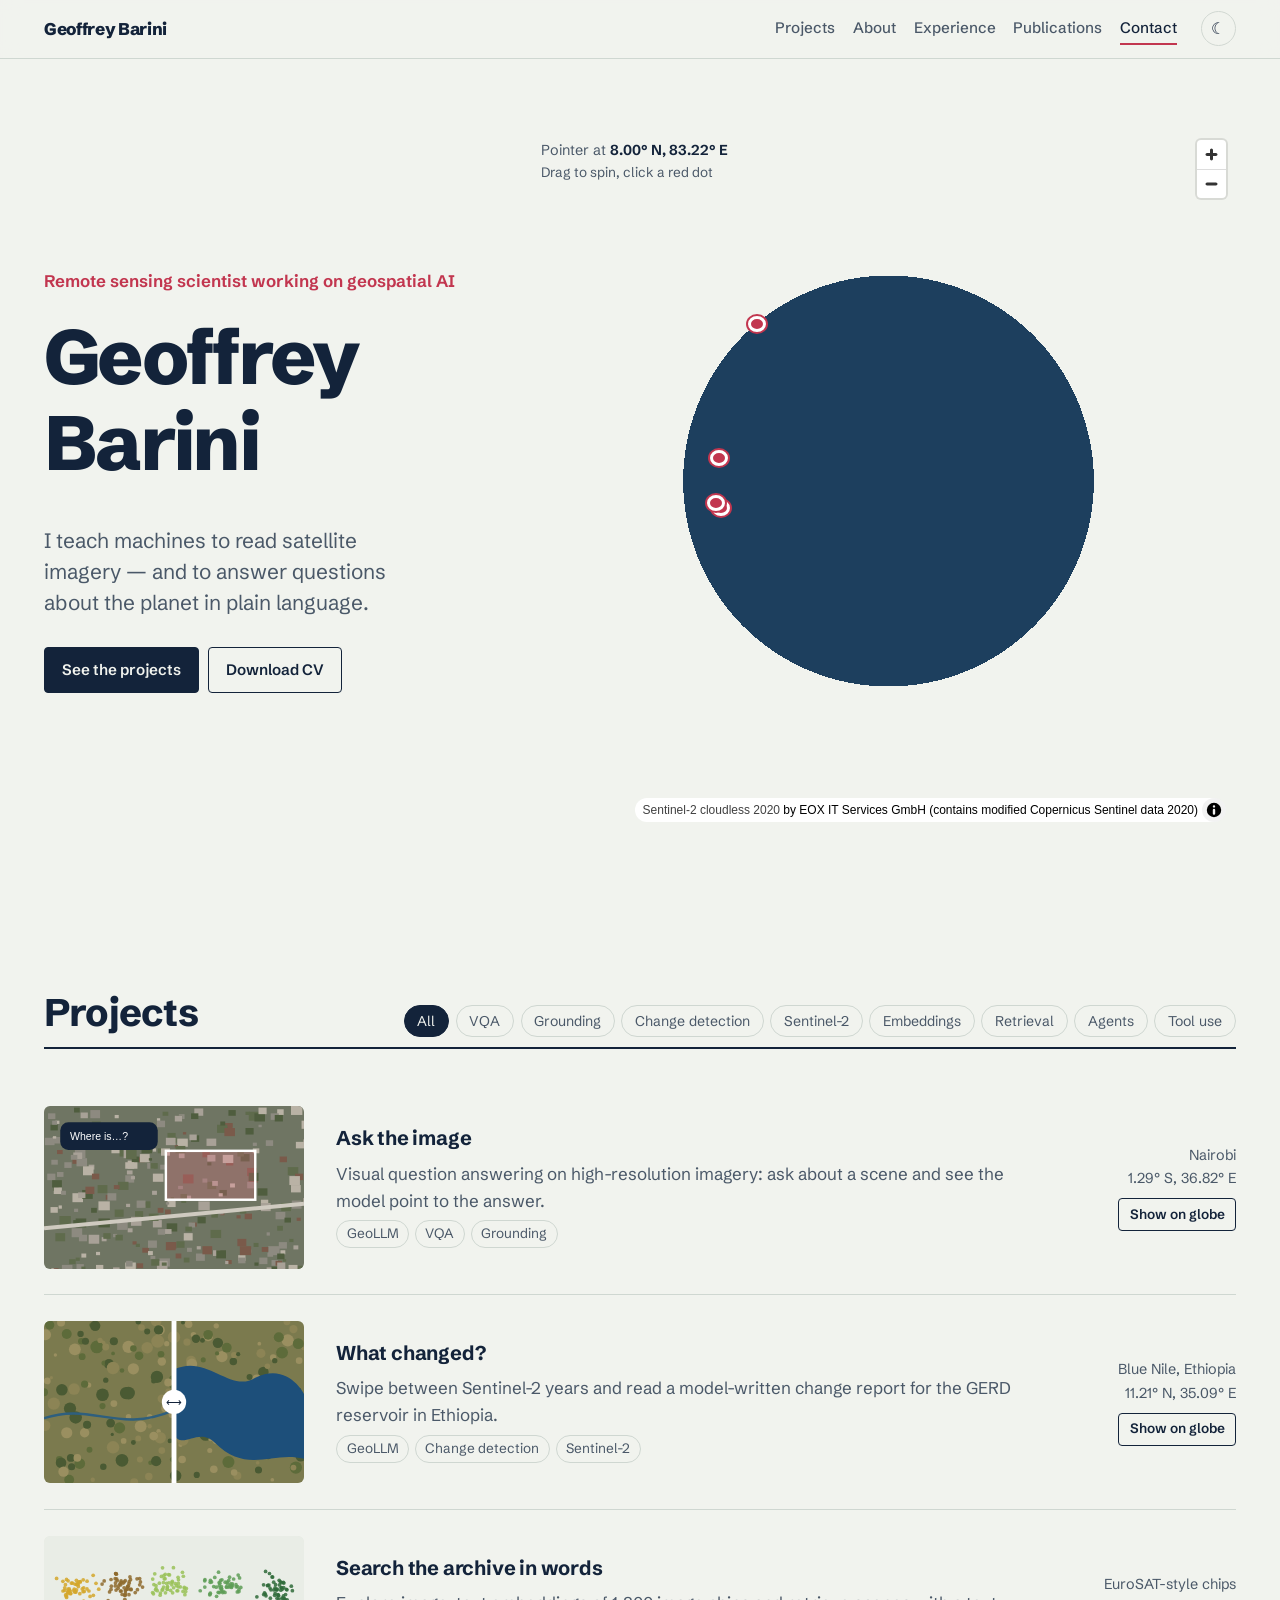
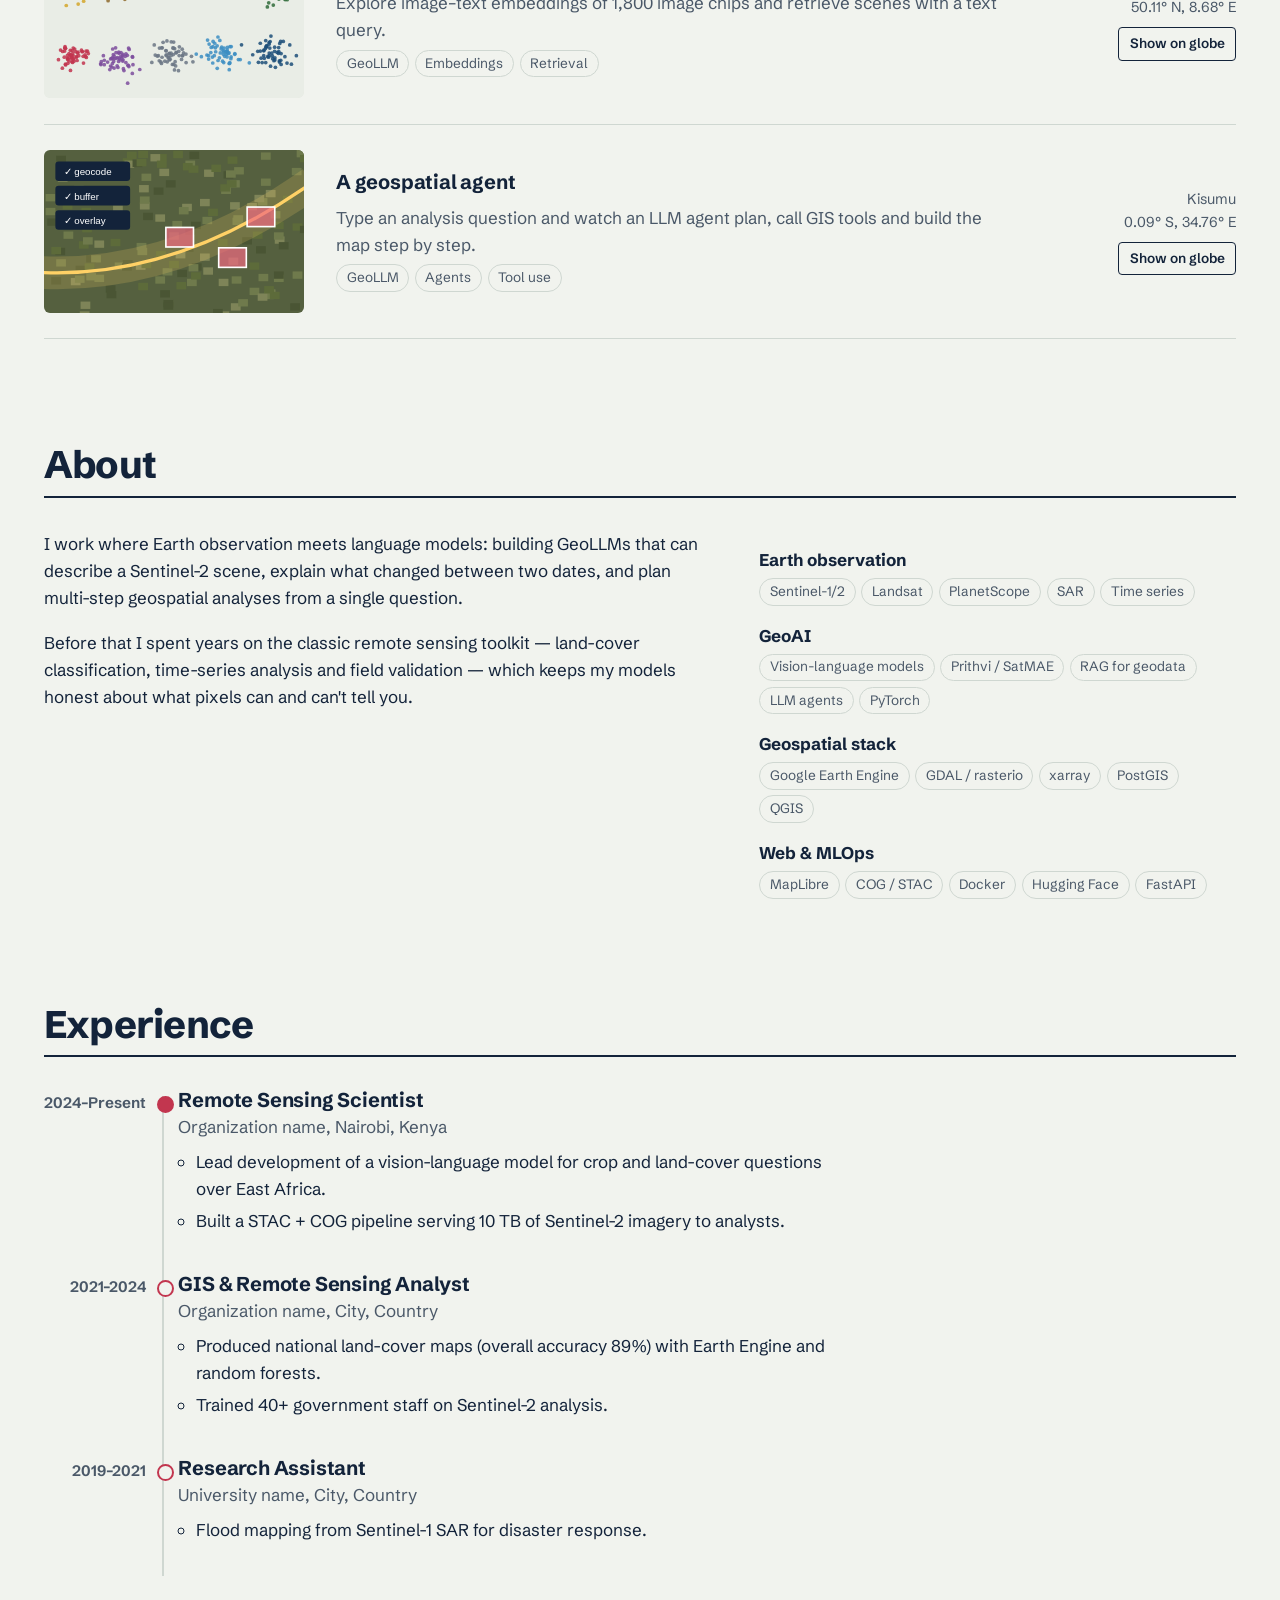
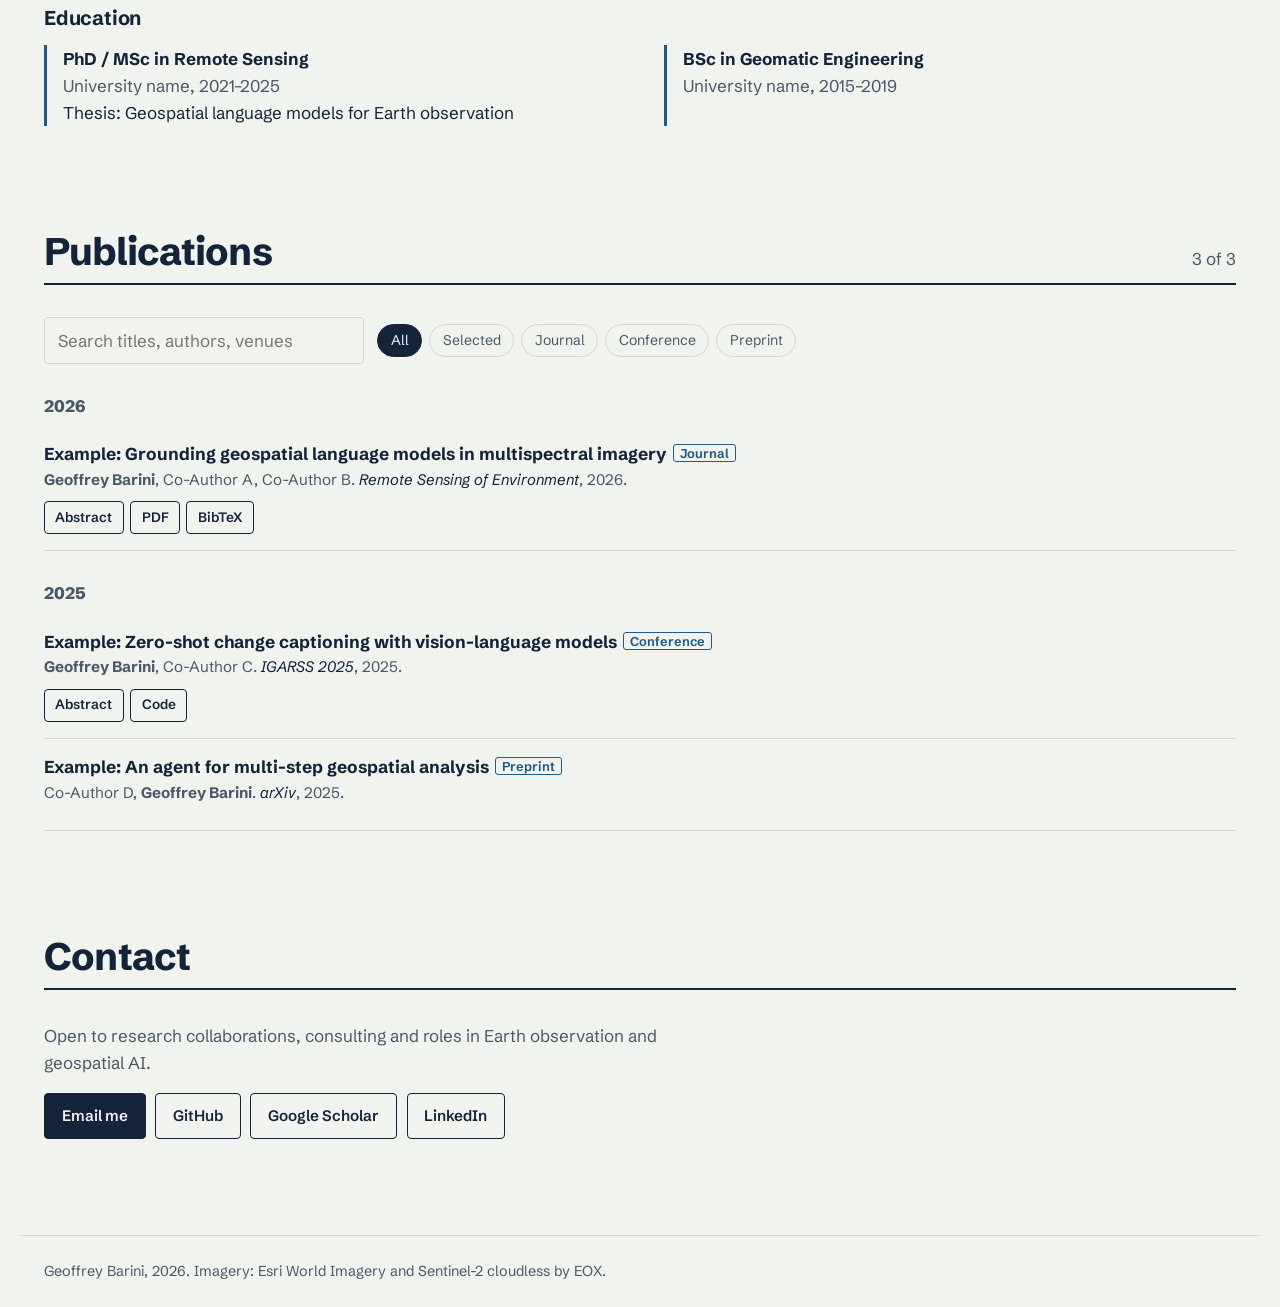
<file: index.html>
<!DOCTYPE html>
<html lang="en">
<head>
  <meta charset="utf-8">
  <meta name="viewport" content="width=device-width, initial-scale=1">
  <title>Portfolio · Remote sensing & GeoLLMs</title>
  <meta name="description" content="Remote sensing and geospatial AI portfolio: GeoLLM projects, publications and experience.">
  <link rel="icon" href="assets/img/favicon.svg" type="image/svg+xml">
  <link rel="preconnect" href="https://fonts.googleapis.com">
  <link rel="preconnect" href="https://fonts.gstatic.com" crossorigin>
  <link href="https://fonts.googleapis.com/css2?family=Schibsted+Grotesk:wght@400..900&display=swap" rel="stylesheet">
  <link rel="stylesheet" href="lib/maplibre-gl.css">
  <link rel="stylesheet" href="assets/css/style.css">
  <script src="assets/js/common.js"></script>
</head>
<body>
  <header class="site-header">
    <div class="inner">
      <a class="brand" href="#top" id="brand">Geoffrey Barini</a>
      <nav class="nav" aria-label="Sections">
        <a href="#projects">Projects</a>
        <a href="#about">About</a>
        <a href="#experience">Experience</a>
        <a href="#publications">Publications</a>
        <a href="#contact">Contact</a>
      </nav>
      <button class="theme-btn" type="button" aria-label="Toggle theme">☾</button>
    </div>
  </header>

  <main id="top">
    <section class="hero" aria-label="Introduction">
      <div class="hero-text">
        <div class="role" id="role"></div>
        <h1 id="name">Geoffrey Barini</h1>
        <p class="tagline" id="tagline"></p>
        <div class="hero-actions">
          <a class="btn primary" href="#projects">See the projects</a>
          <a class="btn" id="cv-btn" href="cv.pdf" target="_blank" rel="noopener">Download CV</a>
        </div>
      </div>
      <div class="globe-wrap">
        <div id="globe" role="application" aria-label="Interactive globe showing project sites. Drag to rotate, scroll to zoom."></div>
        <div class="coord-readout" aria-live="off">Pointer at <b id="coords">0.00° N, 0.00° E</b></div>
        <div class="globe-hint">Drag to spin, click a red dot</div>
      </div>
    </section>

    <section class="section" id="projects">
      <div class="section-head">
        <h2>Projects</h2>
        <div class="filters" id="project-filters" role="group" aria-label="Filter projects"></div>
      </div>
      <ul class="project-list" id="project-list"></ul>
    </section>

    <section class="section" id="about">
      <div class="section-head"><h2>About</h2></div>
      <div class="about-grid">
        <div id="about-text"></div>
        <div class="skills"><dl id="skills"></dl></div>
      </div>
    </section>

    <section class="section" id="experience">
      <div class="section-head"><h2>Experience</h2></div>
      <ol class="timeline" id="timeline"></ol>
      <h3 style="margin-top:1.5rem">Education</h3>
      <div class="edu" id="education"></div>
    </section>

    <section class="section" id="publications">
      <div class="section-head">
        <h2>Publications</h2>
        <span class="muted num" id="pub-count"></span>
      </div>
      <div class="pub-tools">
        <input class="search" id="pub-search" type="search" placeholder="Search titles, authors, venues" aria-label="Search publications">
        <div class="filters" id="pub-filters" role="group" aria-label="Filter publications"></div>
      </div>
      <div id="pub-list"></div>
    </section>

    <section class="section" id="contact">
      <div class="section-head"><h2>Contact</h2></div>
      <p class="muted">Open to research collaborations, consulting and roles in Earth observation and geospatial AI.</p>
      <div class="contact" id="contact-links"></div>
    </section>
  </main>

  <footer class="site-footer">
    <span id="footer-name">Geoffrey Barini</span>, <span class="num" id="year"></span>. Imagery: Esri World Imagery and Sentinel-2 cloudless by EOX.
  </footer>

  <script src="data/profile.js"></script>
  <script src="lib/maplibre-gl.js"></script>
  <script src="assets/js/home.js"></script>
</body>
</html>
</file>
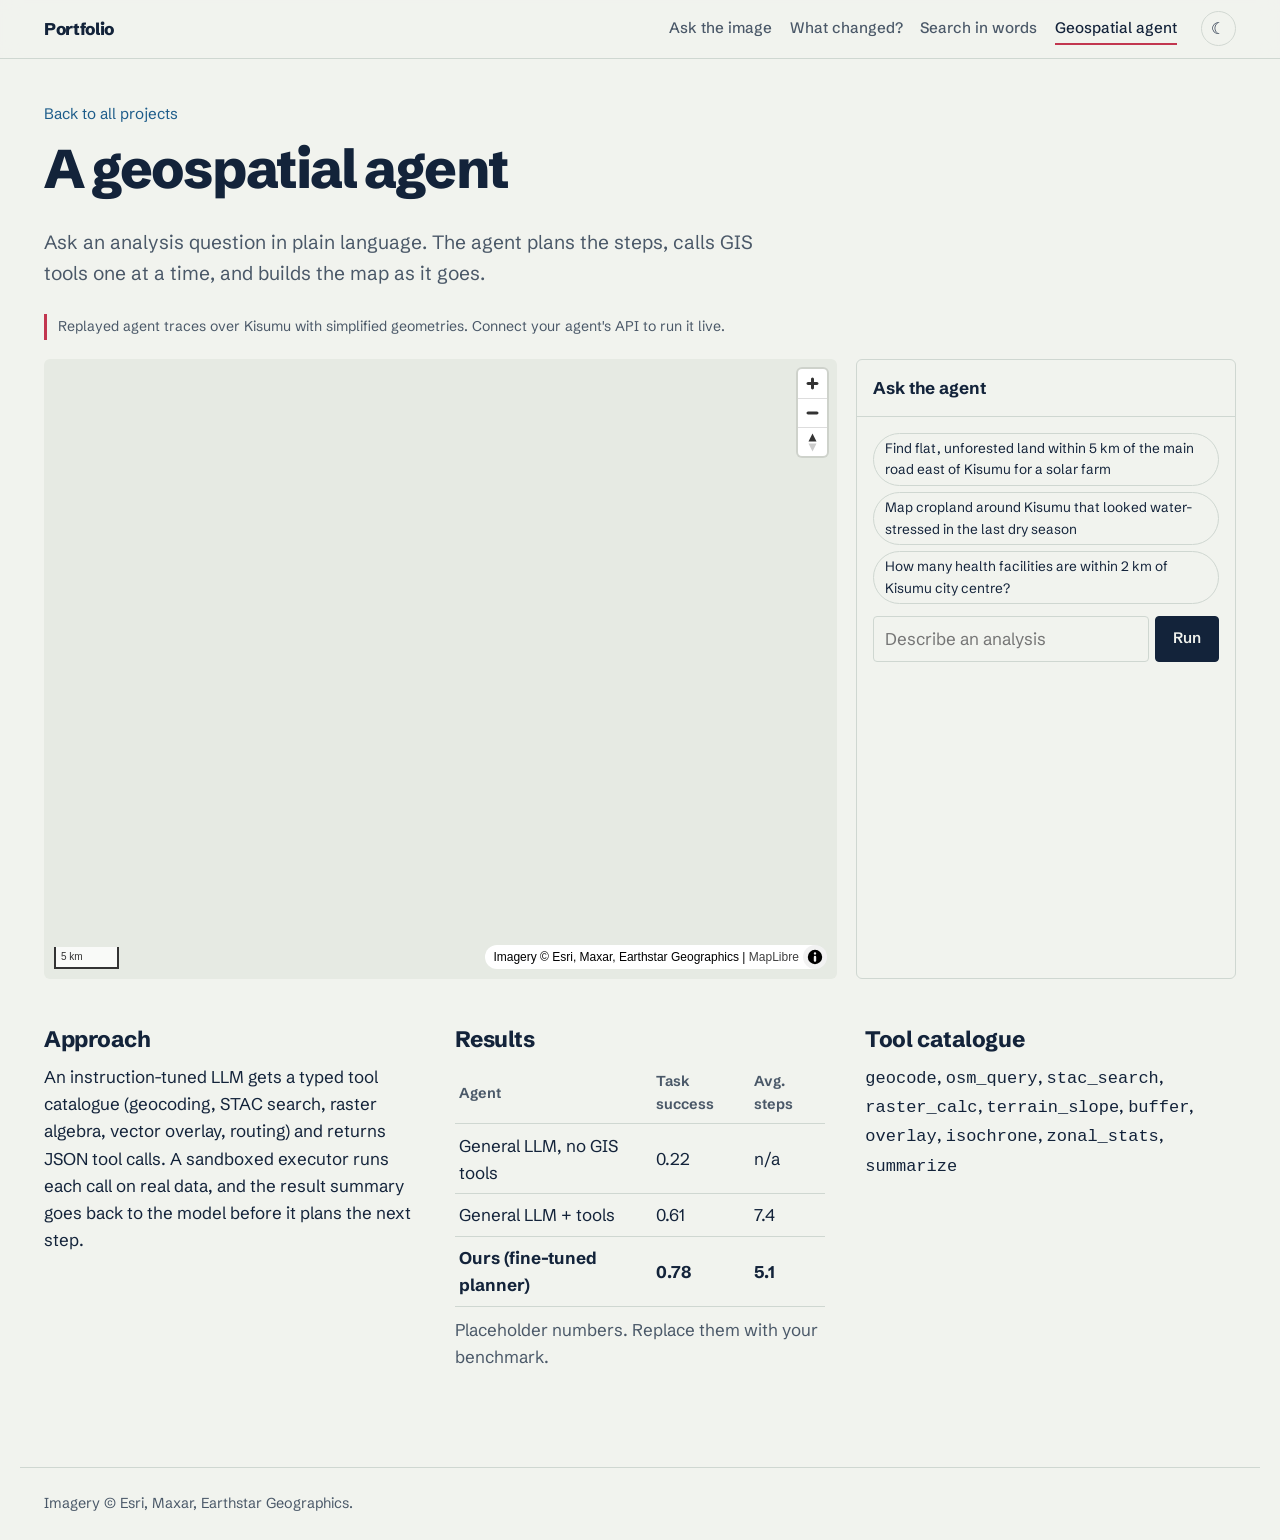
<file: projects/agent.html>
<!DOCTYPE html>
<html lang="en">
<head>
  <meta charset="utf-8">
  <meta name="viewport" content="width=device-width, initial-scale=1">
  <title>A geospatial agent: LLM tool use for GIS</title>
  <link rel="icon" href="../assets/img/favicon.svg" type="image/svg+xml">
  <link href="https://fonts.googleapis.com/css2?family=Schibsted+Grotesk:wght@400..900&display=swap" rel="stylesheet">
  <link rel="stylesheet" href="../lib/maplibre-gl.css">
  <link rel="stylesheet" href="../assets/css/style.css">
  <script src="../assets/js/common.js"></script>
</head>
<body>
  <header class="site-header"><div class="inner">
    <a class="brand" href="../index.html">Portfolio</a>
    <nav class="nav"><a href="geovqa.html">Ask the image</a><a href="change.html">What changed?</a><a href="embeddings.html">Search in words</a><a href="agent.html" class="active">Geospatial agent</a></nav>
    <button class="theme-btn" type="button">☾</button>
  </div></header>

  <div class="proj-head">
    <a class="back" href="../index.html#projects">Back to all projects</a>
    <h1>A geospatial agent</h1>
    <p class="lede">Ask an analysis question in plain language. The agent plans the steps, calls GIS tools one at a time, and builds the map as it goes.</p>
    <span class="demo-note">Replayed agent traces over Kisumu with simplified geometries. Connect your agent's API to run it live.</span>
  </div>

  <div class="workspace">
    <div class="map" id="map"></div>
    <aside class="panel" aria-label="Agent">
      <div class="panel-head">Ask the agent</div>
      <div class="panel-body">
        <div class="suggest" id="suggest"></div>
        <form class="ask" id="ask" style="margin-bottom:1rem">
          <input id="q" placeholder="Describe an analysis" aria-label="Analysis question" autocomplete="off">
          <button class="btn primary" type="submit">Run</button>
        </form>
        <ol class="trace" id="trace" aria-live="polite"></ol>
        <div id="answer"></div>
      </div>
    </aside>
  </div>

  <div class="proj-body">
    <section>
      <h2>Approach</h2>
      <p>An instruction-tuned LLM gets a typed tool catalogue (geocoding, STAC search, raster algebra, vector overlay, routing) and returns JSON tool calls. A sandboxed executor runs each call on real data, and the result summary goes back to the model before it plans the next step.</p>
    </section>
    <section>
      <h2>Results</h2>
      <table class="metrics">
        <thead><tr><th>Agent</th><th>Task success</th><th>Avg. steps</th></tr></thead>
        <tbody>
          <tr><td>General LLM, no GIS tools</td><td>0.22</td><td>n/a</td></tr>
          <tr><td>General LLM + tools</td><td>0.61</td><td>7.4</td></tr>
          <tr class="best"><td>Ours (fine-tuned planner)</td><td>0.78</td><td>5.1</td></tr>
        </tbody>
      </table>
      <p class="muted" style="margin-top:.6rem">Placeholder numbers. Replace them with your benchmark.</p>
    </section>
    <section>
      <h2>Tool catalogue</h2>
      <p><code>geocode</code>, <code>osm_query</code>, <code>stac_search</code>, <code>raster_calc</code>, <code>terrain_slope</code>, <code>buffer</code>, <code>overlay</code>, <code>isochrone</code>, <code>zonal_stats</code>, <code>summarize</code></p>
    </section>
  </div>
  <footer class="site-footer">Imagery © Esri, Maxar, Earthstar Geographics.</footer>

  <script src="../lib/maplibre-gl.js"></script>
  <script>
  const KISUMU = [34.7617, -0.0917];
  const FC = (features) => ({ type: "FeatureCollection", features });
  const circle = ([lon, lat], km, n = 64) => {
    const c = []; for (let i = 0; i <= n; i++) { const a = (i / n) * 2 * Math.PI; c.push([lon + (km / (111.32 * Math.cos(lat * Math.PI / 180))) * Math.cos(a), lat + (km / 110.57) * Math.sin(a)]); }
    return { type: "Feature", geometry: { type: "Polygon", coordinates: [c] }, properties: {} };
  };
  const poly = (pts, props = {}) => ({ type: "Feature", geometry: { type: "Polygon", coordinates: [[...pts, pts[0]]] }, properties: props });
  const R = rng(7);

  const ROAD = { type: "Feature", properties: {}, geometry: { type: "LineString", coordinates: [[34.765, -0.095], [34.80, -0.11], [34.86, -0.14], [34.918, -0.174]] } };
  const SITES = [
    poly([[34.835, -0.096], [34.851, -0.094], [34.853, -0.108], [34.837, -0.110]], { name: "Site A", score: 0.91 }),
    poly([[34.884, -0.118], [34.902, -0.116], [34.901, -0.131], [34.886, -0.133]], { name: "Site B", score: 0.86 }),
    poly([[34.872, -0.182], [34.889, -0.180], [34.891, -0.196], [34.873, -0.197]], { name: "Site C", score: 0.79 })
  ];
  const GRID = [];
  for (let x = 34.72; x < 34.92; x += 0.02) for (let y = -0.06; y < 0.08; y += 0.02) {
    const v = Math.max(0, Math.min(1, 0.35 + 0.5 * Math.sin(x * 60) * Math.cos(y * 45) + (R() - 0.5) * 0.4));
    GRID.push(poly([[x, y], [x + 0.019, y], [x + 0.019, y + 0.019], [x, y + 0.019]], { stress: +v.toFixed(2) }));
  }
  const FACILITIES = [];
  for (let i = 0; i < 46; i++) { const a = R() * 2 * Math.PI, d = Math.sqrt(R()) * 4.2; FACILITIES.push({ type: "Feature", properties: { inside: d <= 2 }, geometry: { type: "Point", coordinates: [KISUMU[0] + (d / 111.3) * Math.cos(a), KISUMU[1] + (d / 110.6) * Math.sin(a)] } }); }
  const nInside = FACILITIES.filter((f) => f.properties.inside).length;

  const TASKS = [
    { q: "Find flat, unforested land within 5 km of the main road east of Kisumu for a solar farm",
      keys: ["solar", "flat", "farm", "site", "energy", "unforested"],
      steps: [
        { tool: "geocode", args: { place: "Kisumu, Kenya" }, out: "lon 34.762, lat -0.092", map: (m) => m.flyTo({ center: KISUMU, zoom: 11.5 }) },
        { tool: "osm_query", args: { feature: "highway=trunk", near: "Kisumu", direction: "east" }, out: "1 road, 18.4 km", map: (m) => setLayer(m, "road", FC([ROAD]), "line", { "line-color": "#ffd166", "line-width": 4 }) },
        { tool: "buffer", args: { layer: "road", distance_m: 5000 }, out: "polygon, 172 km²", map: (m) => setLayer(m, "buf", FC([ROAD]), "line", { "line-color": "#ffd166", "line-width": ["interpolate", ["exponential", 2], ["zoom"], 9, 20, 13, 300], "line-opacity": 0.18 }) },
        { tool: "terrain_slope", args: { dem: "COP-DEM-30", max_slope_deg: 5, mask: "buffer" }, out: "flat area: 96 km²" },
        { tool: "stac_search", args: { collection: "esa-worldcover-v2", bbox: "buffer" }, out: "1 item (10 m land cover)" },
        { tool: "overlay", args: { keep: ["grassland", "bare", "shrubland"], exclude: ["tree cover", "built-up", "wetland"], min_area_ha: 100 }, out: "3 candidate sites", map: (m) => setLayer(m, "sites", FC(SITES), "fill", { "fill-color": "#ef6a80", "fill-opacity": 0.55, "fill-outline-color": "#fff" }) }
      ],
      answer: "I found 3 candidate sites within 5 km of the Kisumu–Ahero road on slopes under 5°, with no tree cover, buildings or wetland. Site A (about 2.6 km², 1.8 km from the road) ranks highest because it's closest to the grid substation. Sites B and C are larger but sit nearer seasonal flooding zones." },
    { q: "Map cropland around Kisumu that looked water-stressed in the last dry season",
      keys: ["crop", "stress", "drought", "ndvi", "dry", "water-stressed", "vegetation"],
      steps: [
        { tool: "geocode", args: { place: "Kisumu, Kenya", buffer_km: 12 }, out: "bbox 34.72, -0.06, 34.92, 0.08", map: (m) => m.flyTo({ center: [34.82, 0.01], zoom: 11 }) },
        { tool: "stac_search", args: { collection: "sentinel-2-l2a", dates: "2026-01-01/2026-02-28", max_cloud: 20 }, out: "14 scenes" },
        { tool: "raster_calc", args: { expr: "(B08 - B04) / (B08 + B04)", reduce: "median" }, out: "NDVI median, 10 m" },
        { tool: "raster_calc", args: { expr: "(ndvi - ndvi_baseline_2018_2025) / std", name: "ndvi_anomaly" }, out: "anomaly range -2.9 … 1.4" },
        { tool: "zonal_stats", args: { zones: "2 km grid", mask: "worldcover=cropland", stat: "share(anomaly < -1)" }, out: `${GRID.length} cells`, map: (m) => setLayer(m, "grid", FC(GRID), "fill", { "fill-color": ["interpolate", ["linear"], ["get", "stress"], 0, "#2a9d8f", 0.5, "#f4d35e", 1, "#c2364f"], "fill-opacity": 0.6, "fill-outline-color": "rgba(255,255,255,.5)" }) }
      ],
      answer: "About 31% of cropland in the area had NDVI more than one standard deviation below its 2018–2025 dry-season average. Stress is concentrated in the north-east cells (red), away from irrigation channels. Cells near the lake shore stayed close to normal." },
    { q: "How many health facilities are within 2 km of Kisumu city centre?",
      keys: ["health", "hospital", "clinic", "facilities", "within", "walking", "access"],
      steps: [
        { tool: "geocode", args: { place: "Kisumu city centre" }, out: "lon 34.762, lat -0.092", map: (m) => m.flyTo({ center: KISUMU, zoom: 12.6 }) },
        { tool: "osm_query", args: { feature: "amenity in (hospital, clinic, doctors)", radius_km: 5 }, out: `${FACILITIES.length} facilities`, map: (m) => setLayer(m, "fac", FC(FACILITIES), "circle", { "circle-radius": 5, "circle-color": "#ffffff", "circle-stroke-color": "#13233a", "circle-stroke-width": 1.5 }) },
        { tool: "isochrone", args: { from: "city centre", mode: "walk", distance_m: 2000 }, out: "polygon, 11.6 km²", map: (m) => setLayer(m, "iso", FC([circle(KISUMU, 2)]), "fill", { "fill-color": "#6fb3e0", "fill-opacity": 0.25, "fill-outline-color": "#6fb3e0" }) },
        { tool: "overlay", args: { op: "points_in_polygon", points: "facilities", polygon: "isochrone" }, out: `${nInside} inside`, map: (m) => { setLayer(m, "fac", FC(FACILITIES), "circle", { "circle-radius": ["case", ["get", "inside"], 7, 4], "circle-color": ["case", ["get", "inside"], "#c2364f", "#ffffff"], "circle-stroke-color": "#ffffff", "circle-stroke-width": 1.5 }); } }
      ],
      answer: `${nInside} of the ${FACILITIES.length} health facilities mapped in OpenStreetMap within 5 km are inside a 2 km walk of the city centre (red dots). Coverage is thinner to the north-east, where most facilities lie beyond the 2 km line.` }
  ];

  const map = new maplibregl.Map({ container: "map", style: rasterStyle(BASEMAPS.esri), center: KISUMU, zoom: 10, maxZoom: 18 });
  map.addControl(new maplibregl.NavigationControl(), "top-right");
  map.addControl(new maplibregl.ScaleControl(), "bottom-left");

  const added = new Set();
  function setLayer(m, id, data, type, paint) {
    if (m.getLayer(id)) m.removeLayer(id);
    if (m.getSource(id)) m.getSource(id).setData(data); else m.addSource(id, { type: "geojson", data });
    m.addLayer({ id, type, source: id, paint });
    added.add(id);
  }
  function clearLayers() { added.forEach((id) => { if (map.getLayer(id)) map.removeLayer(id); if (map.getSource(id)) map.removeSource(id); }); added.clear(); }

  // Replace with a call to your agent API that streams tool calls.
  function planFor(question) {
    const ql = question.toLowerCase(); let best = null, s = 0;
    TASKS.forEach((t) => { const k = t.keys.filter((w) => ql.includes(w)).length; if (k > s) { s = k; best = t; } });
    return best;
  }

  let running = false;
  async function run(question) {
    if (running || !question.trim()) return;
    const task = planFor(question);
    const trace = document.getElementById("trace"), ans = document.getElementById("answer");
    ans.innerHTML = "";
    if (!task) { trace.innerHTML = ""; ans.innerHTML = `<div class="answer-box">This demo replays 3 recorded traces, so it can't plan new questions yet. Try one of the suggestions, or connect a live agent in <code>planFor()</code>.</div>`; return; }
    running = true; clearLayers();
    trace.innerHTML = task.steps.map((s) => `<li><span class="tool">${s.tool}</span><code>${esc(JSON.stringify(s.args))}</code><div class="muted out" style="font-size:.85rem;margin-top:.2rem"></div></li>`).join("");
    const items = [...trace.children];
    for (let i = 0; i < task.steps.length; i++) {
      const s = task.steps[i], li = items[i];
      li.classList.add("running");
      li.scrollIntoView({ block: "nearest", behavior: reducedMotion ? "auto" : "smooth" });
      await sleep(reducedMotion ? 100 : 700 + Math.random() * 500);
      if (s.map) s.map(map);
      li.querySelector(".out").textContent = `Result: ${s.out}`;
      li.classList.replace("running", "done");
    }
    ans.innerHTML = `<div class="answer-box"><strong>Answer</strong><p style="margin:.3rem 0 0"></p></div>`;
    await typeInto(ans.querySelector("p"), task.answer);
    running = false;
  }
  document.getElementById("suggest").innerHTML = TASKS.map((t, i) => `<button type="button" data-i="${i}">${esc(t.q)}</button>`).join("");
  document.getElementById("suggest").addEventListener("click", (e) => { const b = e.target.closest("button"); if (b) { document.getElementById("q").value = TASKS[b.dataset.i].q; run(TASKS[b.dataset.i].q); } });
  document.getElementById("ask").addEventListener("submit", (e) => { e.preventDefault(); run(document.getElementById("q").value); });
  </script>
</body>
</html>
</file>
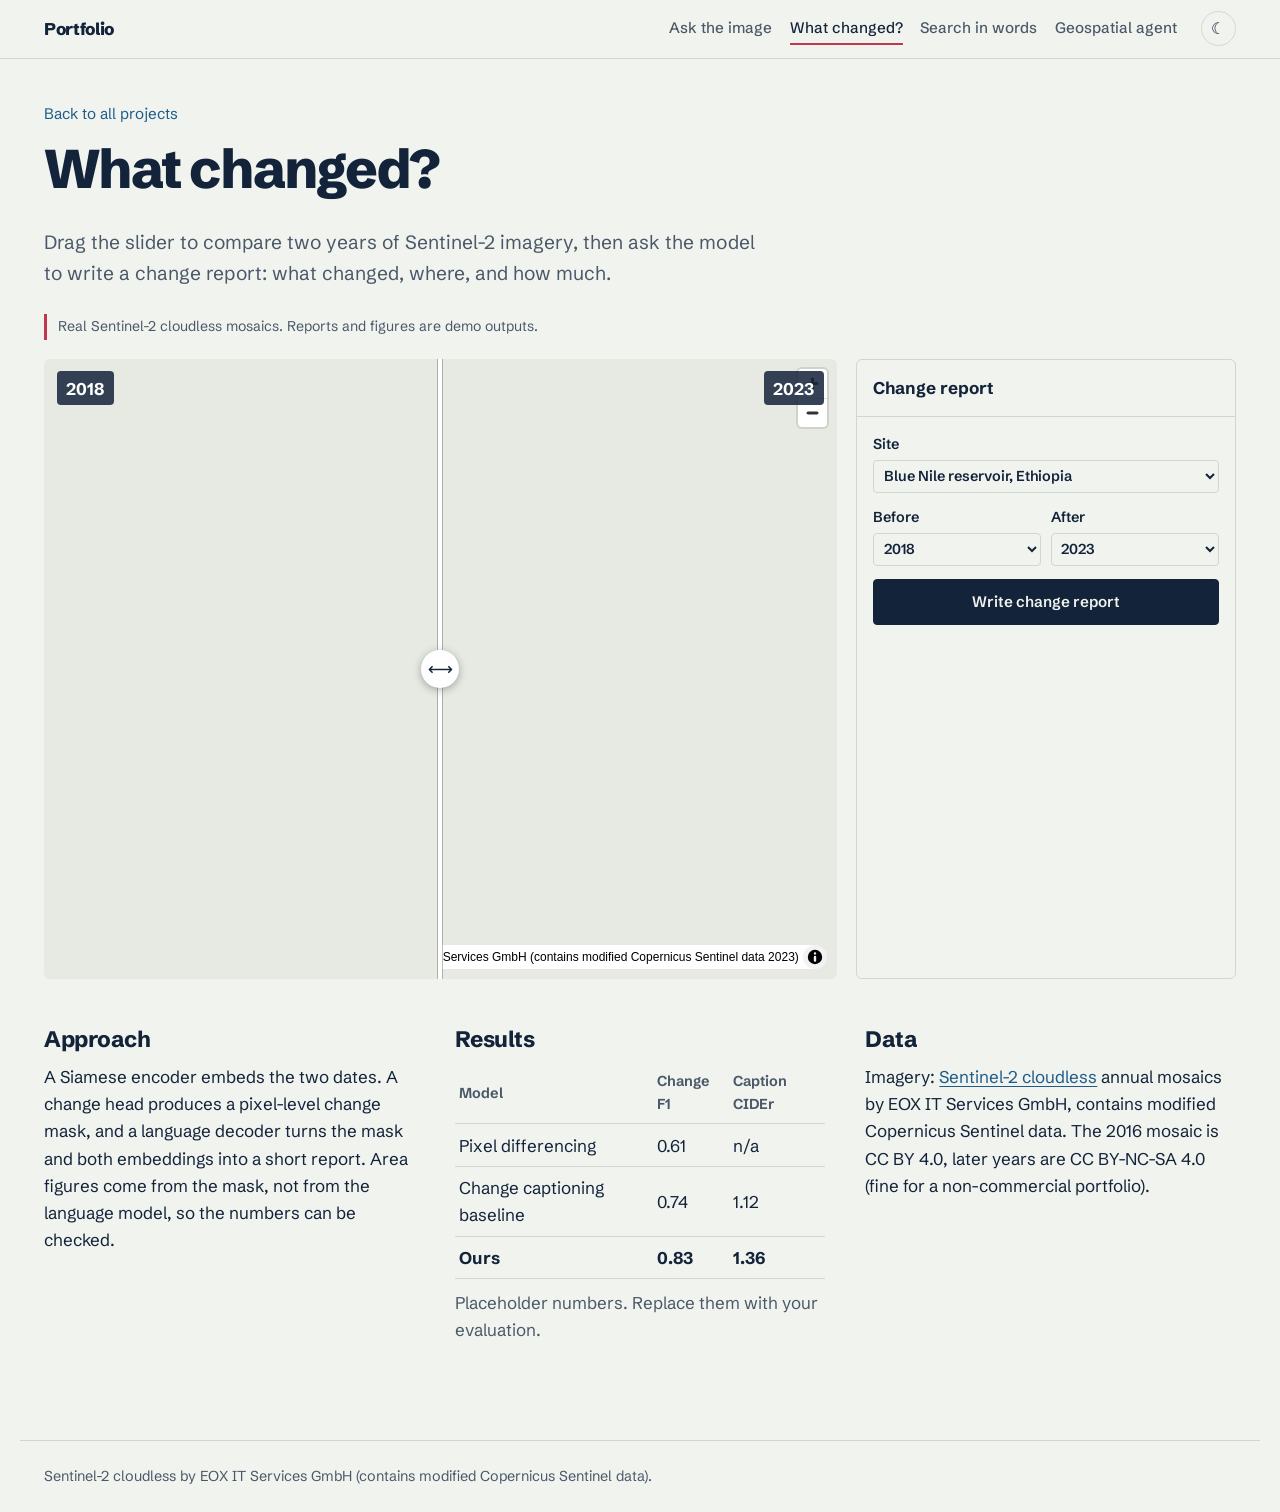
<file: projects/change.html>
<!DOCTYPE html>
<html lang="en">
<head>
  <meta charset="utf-8">
  <meta name="viewport" content="width=device-width, initial-scale=1">
  <title>What changed? GeoLLM change captioning</title>
  <link rel="icon" href="../assets/img/favicon.svg" type="image/svg+xml">
  <link href="https://fonts.googleapis.com/css2?family=Schibsted+Grotesk:wght@400..900&display=swap" rel="stylesheet">
  <link rel="stylesheet" href="../lib/maplibre-gl.css">
  <link rel="stylesheet" href="../assets/css/style.css">
  <script src="../assets/js/common.js"></script>
</head>
<body>
  <header class="site-header"><div class="inner">
    <a class="brand" href="../index.html">Portfolio</a>
    <nav class="nav"><a href="geovqa.html">Ask the image</a><a href="change.html" class="active">What changed?</a><a href="embeddings.html">Search in words</a><a href="agent.html">Geospatial agent</a></nav>
    <button class="theme-btn" type="button">☾</button>
  </div></header>

  <div class="proj-head">
    <a class="back" href="../index.html#projects">Back to all projects</a>
    <h1>What changed?</h1>
    <p class="lede">Drag the slider to compare two years of Sentinel-2 imagery, then ask the model to write a change report: what changed, where, and how much.</p>
    <span class="demo-note">Real Sentinel-2 cloudless mosaics. Reports and figures are demo outputs.</span>
  </div>

  <div class="workspace">
    <div class="map compare" id="compare">
      <div class="map-layer" id="map-before"></div>
      <div class="map-layer" id="map-after"></div>
      <div class="swipe-handle" id="handle" role="slider" tabindex="0" aria-label="Comparison slider" aria-valuemin="0" aria-valuemax="100" aria-valuenow="50"></div>
      <div class="year-tag left num" id="tag-before">2018</div>
      <div class="year-tag right num" id="tag-after">2023</div>
    </div>
    <aside class="panel" aria-label="Change report">
      <div class="panel-head">Change report</div>
      <div class="panel-body">
        <label class="field">Site
          <select id="site"></select>
        </label>
        <div style="display:grid;grid-template-columns:1fr 1fr;gap:.6rem">
          <label class="field">Before <select id="y1"></select></label>
          <label class="field">After <select id="y2"></select></label>
        </div>
        <button class="btn primary" id="gen" type="button" style="width:100%;justify-content:center">Write change report</button>
        <div class="report" id="report" aria-live="polite" style="margin-top:1rem"></div>
      </div>
    </aside>
  </div>

  <div class="proj-body">
    <section>
      <h2>Approach</h2>
      <p>A Siamese encoder embeds the two dates. A change head produces a pixel-level change mask, and a language decoder turns the mask and both embeddings into a short report. Area figures come from the mask, not from the language model, so the numbers can be checked.</p>
    </section>
    <section>
      <h2>Results</h2>
      <table class="metrics">
        <thead><tr><th>Model</th><th>Change F1</th><th>Caption CIDEr</th></tr></thead>
        <tbody>
          <tr><td>Pixel differencing</td><td>0.61</td><td>n/a</td></tr>
          <tr><td>Change captioning baseline</td><td>0.74</td><td>1.12</td></tr>
          <tr class="best"><td>Ours</td><td>0.83</td><td>1.36</td></tr>
        </tbody>
      </table>
      <p class="muted" style="margin-top:.6rem">Placeholder numbers. Replace them with your evaluation.</p>
    </section>
    <section>
      <h2>Data</h2>
      <p>Imagery: <a href="https://s2maps.eu" target="_blank" rel="noopener">Sentinel-2 cloudless</a> annual mosaics by EOX IT Services GmbH, contains modified Copernicus Sentinel data. The 2016 mosaic is CC BY 4.0, later years are CC BY-NC-SA 4.0 (fine for a non-commercial portfolio).</p>
    </section>
  </div>
  <footer class="site-footer">Sentinel-2 cloudless by EOX IT Services GmbH (contains modified Copernicus Sentinel data).</footer>

  <script src="../lib/maplibre-gl.js"></script>
  <script>
  const YEARS = [2018, 2019, 2020, 2021, 2022, 2023];
  const SITES = [
    { name: "Blue Nile reservoir, Ethiopia", center: [35.12, 11.05], zoom: 9.2,
      report: (a, b) => `Between ${a} and ${b}, a large reservoir appears behind the dam on the Blue Nile. Flooded valleys extend more than 100 km upstream in a branching, dendritic pattern that follows the old river channels. Woodland and cropland on the valley floors are now under water. The dam wall and spillway are visible at the north-western end.`,
      stats: [["Water area before", "~40 km²"], ["Water area after", "~1,600 km²"], ["Main change", "Land → water"]] },
    { name: "Eko Atlantic, Lagos", center: [3.405, 6.415], zoom: 13.4,
      report: (a, b) => `Between ${a} and ${b}, reclaimed land on the Atlantic shoreline has been subdivided into a regular street grid, and new high-rise footprints appear in the northern blocks. The sand surface shrinks as roads and buildings replace it. The coastline itself is stable, held by the sea wall to the south.`,
      stats: [["New built-up area", "~1.9 km²"], ["Bare sand lost", "~2.4 km²"], ["Main change", "Bare → built-up"]] },
    { name: "Nairobi, Kenya", center: [36.85, -1.30], zoom: 12.2,
      report: (a, b) => `Between ${a} and ${b}, a new elevated road corridor runs south-east from the city centre towards the airport, visible as a continuous bright line along the existing highway. Infill construction is spread across the eastern suburbs, and several large green plots have been cleared for development.`,
      stats: [["New built-up area", "~6.8 km²"], ["Vegetation lost", "~4.1 km²"], ["Main change", "Vegetation → built-up"]] }
  ];

  const $ = (id) => document.getElementById(id);
  $("site").innerHTML = SITES.map((s, i) => `<option value="${i}">${s.name}</option>`).join("");
  $("y1").innerHTML = YEARS.map((y) => `<option ${y === 2018 ? "selected" : ""}>${y}</option>`).join("");
  $("y2").innerHTML = YEARS.map((y) => `<option ${y === 2023 ? "selected" : ""}>${y}</option>`).join("");

  const s0 = SITES[0];
  const opts = (y, el) => ({ container: el, style: rasterStyle(BASEMAPS.s2(y)), center: s0.center, zoom: s0.zoom, maxZoom: 16, attributionControl: el === "map-after" ? { compact: true } : false });
  const before = new maplibregl.Map(opts(2018, "map-before"));
  const after = new maplibregl.Map(opts(2023, "map-after"));
  after.addControl(new maplibregl.NavigationControl({ showCompass: false }), "top-right");
  after.addControl(new maplibregl.ScaleControl(), "bottom-left");

  // keep both maps in step
  let syncing = false;
  function sync(src, dst) {
    src.on("move", () => { if (syncing) return; syncing = true; dst.jumpTo({ center: src.getCenter(), zoom: src.getZoom(), bearing: src.getBearing(), pitch: src.getPitch() }); syncing = false; });
  }
  sync(before, after); sync(after, before);

  // swipe handle
  const box = $("compare"), handle = $("handle"), afterEl = $("map-after");
  let pct = 50;
  function setSwipe(p) {
    pct = Math.max(0, Math.min(100, p));
    handle.style.left = `calc(${pct}% - 2px)`;
    afterEl.style.clipPath = `inset(0 0 0 ${pct}%)`;
    handle.setAttribute("aria-valuenow", Math.round(pct));
  }
  setSwipe(50);
  let dragging = false;
  handle.addEventListener("pointerdown", (e) => { dragging = true; handle.setPointerCapture(e.pointerId); });
  handle.addEventListener("pointermove", (e) => { if (!dragging) return; const r = box.getBoundingClientRect(); setSwipe(((e.clientX - r.left) / r.width) * 100); });
  handle.addEventListener("pointerup", () => (dragging = false));
  handle.addEventListener("keydown", (e) => { if (e.key === "ArrowLeft") setSwipe(pct - 5); if (e.key === "ArrowRight") setSwipe(pct + 5); });

  function setYear(map, y, tag) {
    if (map.getLayer("base")) map.removeLayer("base");
    if (map.getSource("base")) map.removeSource("base");
    map.addSource("base", BASEMAPS.s2(y));
    map.addLayer({ id: "base", type: "raster", source: "base" });
    $(tag).textContent = y;
    $("report").innerHTML = "";
  }
  $("y1").addEventListener("change", (e) => setYear(before, +e.target.value, "tag-before"));
  $("y2").addEventListener("change", (e) => setYear(after, +e.target.value, "tag-after"));
  $("site").addEventListener("change", (e) => {
    const s = SITES[e.target.value];
    after.flyTo({ center: s.center, zoom: s.zoom, duration: reducedMotion ? 0 : 3000 });
    $("report").innerHTML = "";
  });

  $("gen").addEventListener("click", async () => {
    const s = SITES[$("site").value], a = +$("y1").value, b = +$("y2").value;
    const r = $("report");
    if (a >= b) { r.innerHTML = `<p>Pick a "before" year that is earlier than the "after" year.</p>`; return; }
    r.innerHTML = `<div class="stat-row">${s.stats.map(([k, v]) => `<span>${k}</span><span>${v}</span>`).join("")}</div><p></p>`;
    await typeInto(r.querySelector("p"), s.report(a, b));
  });
  </script>
</body>
</html>
</file>
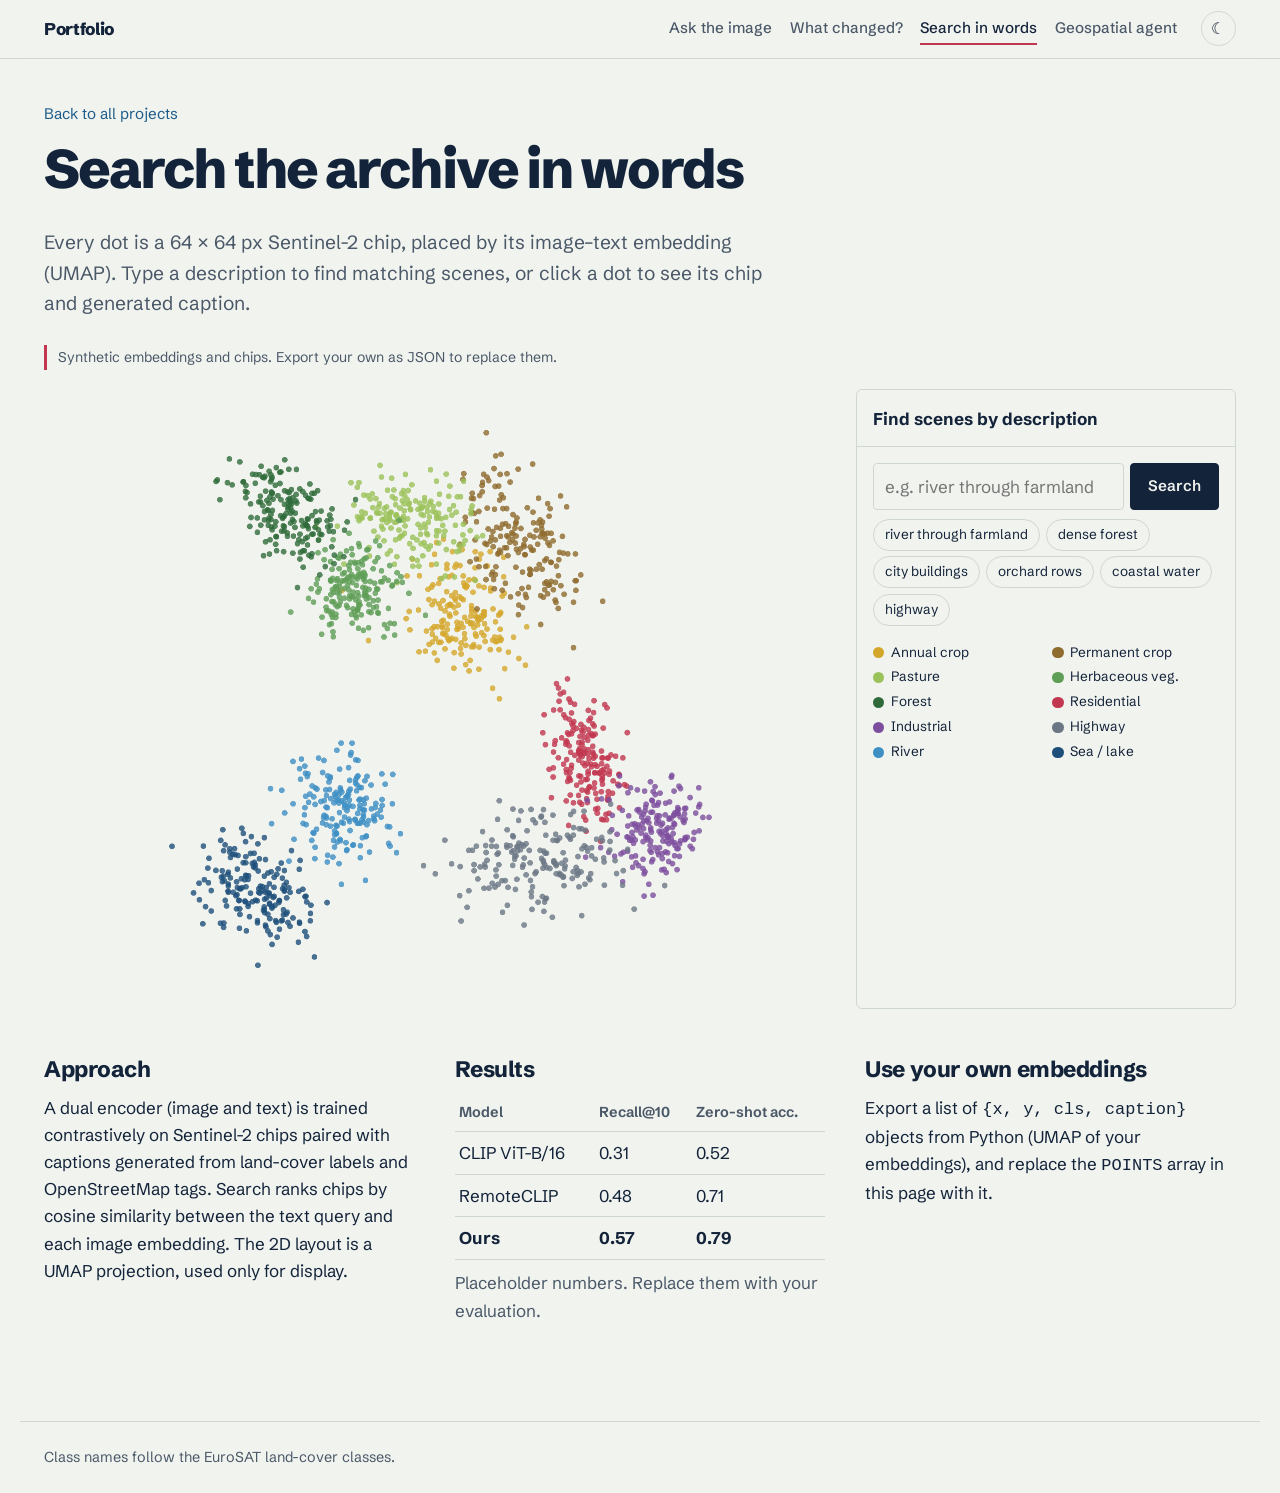
<file: projects/embeddings.html>
<!DOCTYPE html>
<html lang="en">
<head>
  <meta charset="utf-8">
  <meta name="viewport" content="width=device-width, initial-scale=1">
  <title>Search the archive in words: image–text embeddings</title>
  <link rel="icon" href="../assets/img/favicon.svg" type="image/svg+xml">
  <link href="https://fonts.googleapis.com/css2?family=Schibsted+Grotesk:wght@400..900&display=swap" rel="stylesheet">
  <link rel="stylesheet" href="../assets/css/style.css">
  <script src="../assets/js/common.js"></script>
</head>
<body>
  <header class="site-header"><div class="inner">
    <a class="brand" href="../index.html">Portfolio</a>
    <nav class="nav"><a href="geovqa.html">Ask the image</a><a href="change.html">What changed?</a><a href="embeddings.html" class="active">Search in words</a><a href="agent.html">Geospatial agent</a></nav>
    <button class="theme-btn" type="button">☾</button>
  </div></header>

  <div class="proj-head">
    <a class="back" href="../index.html#projects">Back to all projects</a>
    <h1>Search the archive in words</h1>
    <p class="lede">Every dot is a 64 × 64 px Sentinel-2 chip, placed by its image–text embedding (UMAP). Type a description to find matching scenes, or click a dot to see its chip and generated caption.</p>
    <span class="demo-note">Synthetic embeddings and chips. Export your own as JSON to replace them.</span>
  </div>

  <div class="workspace">
    <div class="map" style="background:var(--paper)"><div id="scatter" role="img" aria-label="Scatter plot of image embeddings coloured by land-cover class"></div></div>
    <aside class="panel" aria-label="Text search">
      <div class="panel-head">Find scenes by description</div>
      <div class="panel-body">
        <form class="ask" id="search-form">
          <input id="query" placeholder="e.g. river through farmland" aria-label="Describe a scene" autocomplete="off">
          <button class="btn primary" type="submit">Search</button>
        </form>
        <div class="suggest" id="suggest" style="margin-top:.6rem"></div>
        <div id="results" aria-live="polite"></div>
        <div id="detail" class="chip-detail" style="margin-top:1rem"></div>
        <div class="legend" id="legend"></div>
      </div>
    </aside>
  </div>

  <div class="proj-body">
    <section>
      <h2>Approach</h2>
      <p>A dual encoder (image and text) is trained contrastively on Sentinel-2 chips paired with captions generated from land-cover labels and OpenStreetMap tags. Search ranks chips by cosine similarity between the text query and each image embedding. The 2D layout is a UMAP projection, used only for display.</p>
    </section>
    <section>
      <h2>Results</h2>
      <table class="metrics">
        <thead><tr><th>Model</th><th>Recall@10</th><th>Zero-shot acc.</th></tr></thead>
        <tbody>
          <tr><td>CLIP ViT-B/16</td><td>0.31</td><td>0.52</td></tr>
          <tr><td>RemoteCLIP</td><td>0.48</td><td>0.71</td></tr>
          <tr class="best"><td>Ours</td><td>0.57</td><td>0.79</td></tr>
        </tbody>
      </table>
      <p class="muted" style="margin-top:.6rem">Placeholder numbers. Replace them with your evaluation.</p>
    </section>
    <section>
      <h2>Use your own embeddings</h2>
      <p>Export a list of <code>{x, y, cls, caption}</code> objects from Python (UMAP of your embeddings), and replace the <code>POINTS</code> array in this page with it.</p>
    </section>
  </div>
  <footer class="site-footer">Class names follow the EuroSAT land-cover classes.</footer>

  <script src="../lib/plotly.min.js"></script>
  <script>
  const CLASSES = [
    { id: "AnnualCrop", label: "Annual crop", c: "#d4a72c", at: [2, 3] },
    { id: "PermanentCrop", label: "Permanent crop", c: "#8f6b2e", at: [3.6, 4.8] },
    { id: "Pasture", label: "Pasture", c: "#9bc25a", at: [0.8, 5.4] },
    { id: "HerbaceousVegetation", label: "Herbaceous veg.", c: "#5f9e57", at: [-0.8, 3.6] },
    { id: "Forest", label: "Forest", c: "#2f6b3a", at: [-2.6, 5.6] },
    { id: "Residential", label: "Residential", c: "#c2364f", at: [5.2, -0.8] },
    { id: "Industrial", label: "Industrial", c: "#7d4e9e", at: [7, -2.7] },
    { id: "Highway", label: "Highway", c: "#6b7785", at: [4, -3.4] },
    { id: "River", label: "River", c: "#3d8fc4", at: [-1.2, -2.1] },
    { id: "SeaLake", label: "Sea / lake", c: "#1d4f7a", at: [-3.4, -4.2] }
  ];
  const CAPTIONS = {
    AnnualCrop: ["Rectangular crop fields in alternating bare and green strips", "Patchwork of harvested and growing cereal fields", "Irrigated cropland with straight field boundaries"],
    PermanentCrop: ["Orchard rows with regular tree spacing", "Vineyard terraces on a gentle slope", "Plantation with evenly spaced tree crowns"],
    Pasture: ["Open grazing land with scattered hedgerows", "Uniform green meadow with few trees", "Pasture fields divided by tree lines"],
    HerbaceousVegetation: ["Shrubland and grass with patchy texture", "Natural grassland with scattered bushes", "Mixed herbaceous cover on rolling terrain"],
    Forest: ["Dense closed-canopy forest", "Coniferous forest with a dark, even texture", "Woodland with a small clearing"],
    Residential: ["Dense residential blocks with small gardens", "Suburban houses along curving streets", "Mixed housing and narrow roads"],
    Industrial: ["Large warehouse roofs and parking lots", "Industrial park with bright flat roofs", "Factory buildings beside a rail yard"],
    Highway: ["Multi-lane highway crossing farmland", "Motorway interchange with ramps", "Highway cutting through mixed land cover"],
    River: ["Meandering river with riparian vegetation", "River channel between agricultural fields", "Braided river with sand bars"],
    SeaLake: ["Open water with a smooth dark surface", "Lake shoreline with adjacent woodland", "Coastal water with faint wave texture"]
  };
  const SYN = {
    water: { SeaLake: 1, River: .8 }, river: { River: 1, SeaLake: .3 }, stream: { River: 1 }, lake: { SeaLake: 1, River: .3 }, sea: { SeaLake: 1 }, coast: { SeaLake: 1, Residential: .2 }, ocean: { SeaLake: 1 },
    forest: { Forest: 1, HerbaceousVegetation: .3 }, trees: { Forest: 1, PermanentCrop: .4 }, woodland: { Forest: 1 },
    crop: { AnnualCrop: 1, PermanentCrop: .6 }, crops: { AnnualCrop: 1, PermanentCrop: .6 }, farm: { AnnualCrop: 1, PermanentCrop: .6, Pasture: .5 }, farmland: { AnnualCrop: 1, Pasture: .5 }, field: { AnnualCrop: .9, Pasture: .6 }, fields: { AnnualCrop: .9, Pasture: .6 }, agriculture: { AnnualCrop: 1, PermanentCrop: .7 },
    orchard: { PermanentCrop: 1 }, vineyard: { PermanentCrop: 1 }, plantation: { PermanentCrop: 1, Forest: .3 },
    grass: { Pasture: 1, HerbaceousVegetation: .8 }, pasture: { Pasture: 1 }, grazing: { Pasture: 1 }, meadow: { Pasture: 1, HerbaceousVegetation: .5 },
    shrub: { HerbaceousVegetation: 1 }, savanna: { HerbaceousVegetation: 1, Pasture: .4 }, vegetation: { HerbaceousVegetation: 1, Forest: .5, Pasture: .5 }, green: { Pasture: .7, Forest: .7, HerbaceousVegetation: .7 },
    city: { Residential: 1, Industrial: .6, Highway: .3 }, urban: { Residential: 1, Industrial: .7 }, houses: { Residential: 1 }, housing: { Residential: 1 }, residential: { Residential: 1 }, buildings: { Residential: .9, Industrial: .8 }, town: { Residential: 1 },
    factory: { Industrial: 1 }, industrial: { Industrial: 1 }, warehouse: { Industrial: 1 }, port: { Industrial: .8, SeaLake: .4 },
    road: { Highway: 1, Residential: .2 }, highway: { Highway: 1 }, motorway: { Highway: 1 }, bridge: { Highway: .8, River: .6 }
  };

  // ---- synthetic embeddings ----
  const rand = rng(42);
  const gauss = () => { let u = 0, v = 0; while (!u) u = rand(); while (!v) v = rand(); return Math.sqrt(-2 * Math.log(u)) * Math.cos(2 * Math.PI * v); };
  const POINTS = [];
  CLASSES.forEach((k, ci) => {
    const ang = rand() * Math.PI, sx = 0.6 + rand() * 0.5, sy = 0.35 + rand() * 0.35;
    for (let i = 0; i < 180; i++) {
      const a = gauss() * sx, b = gauss() * sy;
      POINTS.push({ x: k.at[0] + a * Math.cos(ang) - b * Math.sin(ang), y: k.at[1] + a * Math.sin(ang) + b * Math.cos(ang), ci, seed: ci * 1000 + i,
        caption: CAPTIONS[k.id][i % 3] });
    }
  });

  // ---- procedural "Sentinel-2 chip" textures ----
  function drawChip(cv, ci, seed) {
    const S = 64; cv.width = S; cv.height = S;
    const g = cv.getContext("2d"), r = rng(seed), id = CLASSES[ci].id;
    const fill = (c) => { g.fillStyle = c; g.fillRect(0, 0, S, S); };
    const speck = (cols, n, sz) => { for (let i = 0; i < n; i++) { g.fillStyle = cols[(r() * cols.length) | 0]; g.fillRect(r() * S, r() * S, sz * (0.5 + r()), sz * (0.5 + r())); } };
    if (id === "AnnualCrop") { const cols = ["#b8a165", "#7f9a4c", "#cdb98a", "#5d7f3a", "#a58e5a"]; g.save(); g.translate(S / 2, S / 2); g.rotate(r() * 0.6 - 0.3); for (let y = -S; y < S; y += 8 + r() * 6) for (let x = -S; x < S; x += 14 + r() * 10) { g.fillStyle = cols[(r() * cols.length) | 0]; g.fillRect(x, y, 15, 10); } g.restore(); }
    else if (id === "PermanentCrop") { fill("#9a8a5c"); g.fillStyle = "#4f6b34"; for (let y = 2; y < S; y += 5) for (let x = 2 + (y % 10 ? 2 : 0); x < S; x += 5) { g.beginPath(); g.arc(x, y, 1.6, 0, 7); g.fill(); } }
    else if (id === "Pasture") { fill("#88a957"); speck(["#7a9c4b", "#97b866", "#6e8f43"], 160, 4); g.strokeStyle = "#3f5f2c"; g.lineWidth = 2; g.beginPath(); g.moveTo(0, 20 + r() * 20); g.lineTo(S, 30 + r() * 20); g.stroke(); }
    else if (id === "HerbaceousVegetation") { fill("#8c9a62"); speck(["#6f7f48", "#a6a873", "#59693a", "#b4a77a"], 260, 3); }
    else if (id === "Forest") { fill("#25472b"); speck(["#1f3d24", "#2f5733", "#173019", "#3a6339"], 320, 3); }
    else if (id === "Residential") { fill("#8d8a80"); for (let i = 0; i < 70; i++) { g.fillStyle = ["#b6a99a", "#a24d3c", "#d1cbc0", "#6f7d58"][(r() * 4) | 0]; g.fillRect(r() * S, r() * S, 4 + r() * 4, 4 + r() * 4); } g.strokeStyle = "#c9c4b8"; g.lineWidth = 1.5; for (let i = 0; i < 4; i++) { g.beginPath(); g.moveTo(0, r() * S); g.lineTo(S, r() * S); g.stroke(); } }
    else if (id === "Industrial") { fill("#7b7a76"); for (let i = 0; i < 9; i++) { g.fillStyle = ["#d9dcdf", "#aab3b9", "#c9c2b3", "#5a6066"][(r() * 4) | 0]; g.fillRect(r() * S, r() * S, 10 + r() * 16, 8 + r() * 14); } }
    else if (id === "Highway") { fill("#7f9150"); speck(["#93a560", "#6d7f45", "#a99a6a"], 120, 6); g.strokeStyle = "#cfcfca"; g.lineWidth = 5; g.beginPath(); g.moveTo(0, r() * S); g.bezierCurveTo(S / 3, r() * S, S / 1.5, r() * S, S, r() * S); g.stroke(); }
    else if (id === "River") { fill("#7d944f"); speck(["#6a8243", "#93a663"], 120, 5); g.strokeStyle = "#2e5f7e"; g.lineWidth = 6 + r() * 4; g.beginPath(); g.moveTo(r() * S, 0); g.bezierCurveTo(r() * S, S / 3, r() * S, S / 1.5, r() * S, S); g.stroke(); }
    else { fill("#173a5a"); speck(["#1b4466", "#14324f", "#20507a"], 140, 5); if (r() < 0.5) { g.fillStyle = "#4b6b3a"; g.beginPath(); g.moveTo(0, 0); g.lineTo(S * r(), 0); g.lineTo(0, S * r()); g.fill(); } }
  }

  // ---- plot ----
  const css = (v) => getComputedStyle(document.documentElement).getPropertyValue(v).trim();
  let highlighted = null;
  function traces() {
    return CLASSES.map((k, ci) => {
      const pts = POINTS.map((p, i) => ({ ...p, i })).filter((p) => p.ci === ci);
      return {
        type: "scattergl", mode: "markers", name: k.label,
        x: pts.map((p) => p.x), y: pts.map((p) => p.y), customdata: pts.map((p) => p.i),
        text: pts.map((p) => p.caption), hovertemplate: "%{text}<extra>" + k.label + "</extra>",
        marker: {
          color: k.c, size: pts.map((p) => (highlighted && highlighted.has(p.i) ? 11 : 6)),
          opacity: highlighted ? pts.map((p) => (highlighted.has(p.i) ? 1 : 0.12)) : 0.8,
          line: { width: pts.map((p) => (highlighted && highlighted.has(p.i) ? 1.5 : 0)), color: css("--ink") }
        }
      };
    });
  }
  function layout() {
    return {
      paper_bgcolor: "rgba(0,0,0,0)", plot_bgcolor: "rgba(0,0,0,0)",
      font: { family: css("--font"), color: css("--ink") },
      margin: { l: 10, r: 10, t: 10, b: 10 }, showlegend: false, dragmode: "pan", hovermode: "closest",
      xaxis: { visible: false }, yaxis: { visible: false, scaleanchor: "x" }
    };
  }
  const plot = document.getElementById("scatter");
  Plotly.newPlot(plot, traces(), layout(), { responsive: true, displaylogo: false, scrollZoom: true, modeBarButtonsToRemove: ["select2d", "lasso2d", "toImage"] });
  const redraw = () => Plotly.react(plot, traces(), layout());
  new MutationObserver(redraw).observe(document.documentElement, { attributes: true, attributeFilter: ["data-theme"] });

  plot.on("plotly_click", (ev) => showDetail(ev.points[0].customdata));

  document.getElementById("legend").innerHTML = CLASSES.map((k) => `<span><i style="background:${k.c}"></i>${k.label}</span>`).join("");

  function showDetail(i) {
    const p = POINTS[i], k = CLASSES[p.ci];
    const d = document.getElementById("detail");
    d.innerHTML = `<h3 style="margin:0 0 .4rem">Chip #${i}</h3><canvas></canvas><p style="margin:.5rem 0 0">${esc(p.caption)}</p><p class="muted" style="font-size:.9rem">Class: ${k.label}. Embedding at (${p.x.toFixed(2)}, ${p.y.toFixed(2)}).</p>`;
    drawChip(d.querySelector("canvas"), p.ci, p.seed);
  }

  function search(q) {
    const words = q.toLowerCase().match(/[a-z]+/g) || [];
    const w = {};
    words.forEach((t) => Object.entries(SYN[t] || SYN[t.replace(/s$/, "")] || {}).forEach(([c, v]) => (w[c] = (w[c] || 0) + v)));
    const res = document.getElementById("results");
    if (!Object.keys(w).length) {
      highlighted = null; redraw();
      res.innerHTML = `<p class="muted" style="margin-top:.8rem">No matches for “${esc(q)}”. Try words like river, forest, farmland, city or highway.</p>`;
      return;
    }
    const r = rng(words.join("").length * 7 + 1);
    const scored = POINTS.map((p, i) => {
      const k = CLASSES[p.ci], d2 = (p.x - k.at[0]) ** 2 + (p.y - k.at[1]) ** 2;
      return { i, s: (w[k.id] || 0) * Math.exp(-d2 / 6) + r() * 0.35 };
    }).sort((a, b) => b.s - a.s);
    const top = scored.slice(0, 40);
    highlighted = new Set(top.map((t) => t.i)); redraw();
    res.innerHTML = `<h3 style="margin:1rem 0 .2rem;font-size:1rem">Top 12 of 40 matches</h3><div class="chip-grid"></div>`;
    const grid = res.querySelector(".chip-grid");
    top.slice(0, 12).forEach((t) => {
      const cv = document.createElement("canvas");
      cv.title = POINTS[t.i].caption; cv.setAttribute("role", "button"); cv.tabIndex = 0;
      cv.setAttribute("aria-label", `Chip ${t.i}: ${POINTS[t.i].caption}, similarity ${Math.min(0.99, t.s).toFixed(2)}`);
      drawChip(cv, POINTS[t.i].ci, POINTS[t.i].seed);
      cv.addEventListener("click", () => showDetail(t.i));
      cv.addEventListener("keydown", (e) => { if (e.key === "Enter") showDetail(t.i); });
      grid.appendChild(cv);
    });
    showDetail(top[0].i);
  }
  const SUGG = ["river through farmland", "dense forest", "city buildings", "orchard rows", "coastal water", "highway"];
  document.getElementById("suggest").innerHTML = SUGG.map((s) => `<button type="button">${s}</button>`).join("");
  document.getElementById("suggest").addEventListener("click", (e) => { const b = e.target.closest("button"); if (b) { document.getElementById("query").value = b.textContent; search(b.textContent); } });
  document.getElementById("search-form").addEventListener("submit", (e) => { e.preventDefault(); search(document.getElementById("query").value); });
  </script>
</body>
</html>
</file>
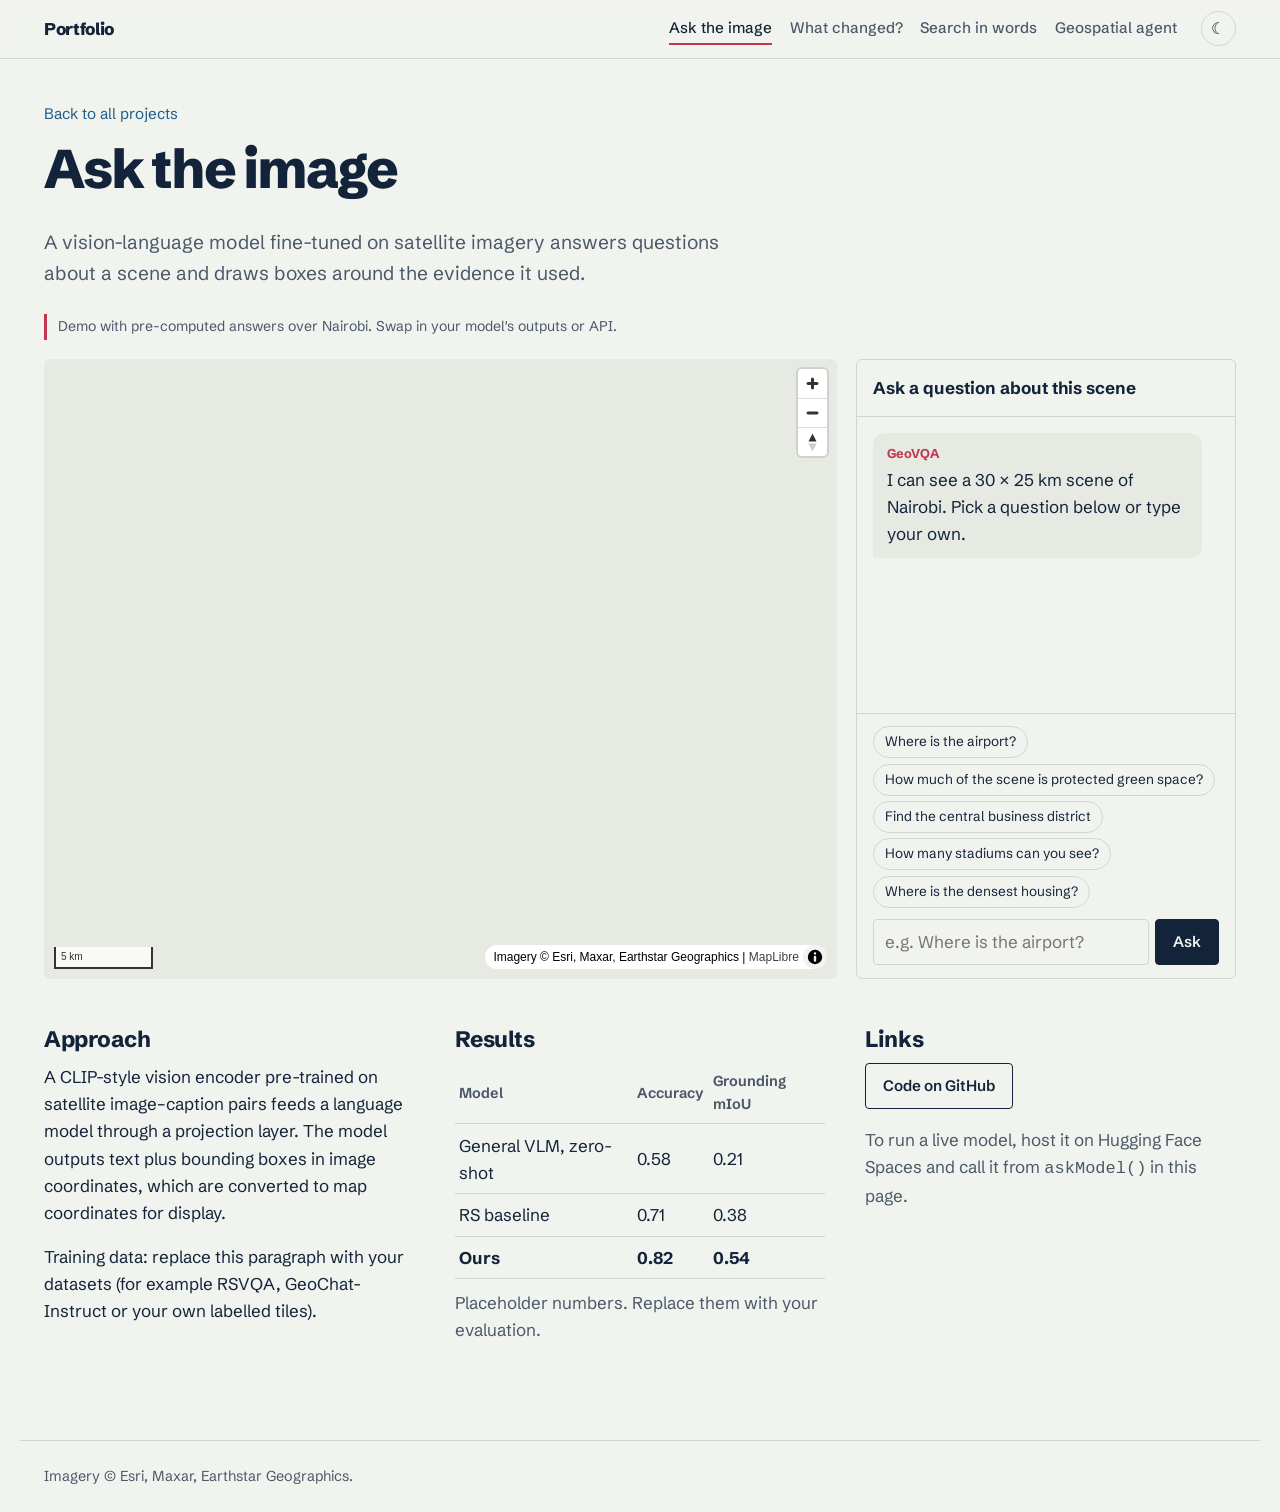
<file: projects/geovqa.html>
<!DOCTYPE html>
<html lang="en">
<head>
  <meta charset="utf-8">
  <meta name="viewport" content="width=device-width, initial-scale=1">
  <title>Ask the image: GeoLLM visual question answering</title>
  <link rel="icon" href="../assets/img/favicon.svg" type="image/svg+xml">
  <link href="https://fonts.googleapis.com/css2?family=Schibsted+Grotesk:wght@400..900&display=swap" rel="stylesheet">
  <link rel="stylesheet" href="../lib/maplibre-gl.css">
  <link rel="stylesheet" href="../assets/css/style.css">
  <script src="../assets/js/common.js"></script>
</head>
<body>
  <header class="site-header"><div class="inner">
    <a class="brand" href="../index.html">Portfolio</a>
    <nav class="nav"><a href="geovqa.html" class="active">Ask the image</a><a href="change.html">What changed?</a><a href="embeddings.html">Search in words</a><a href="agent.html">Geospatial agent</a></nav>
    <button class="theme-btn" type="button">☾</button>
  </div></header>

  <div class="proj-head">
    <a class="back" href="../index.html#projects">Back to all projects</a>
    <h1>Ask the image</h1>
    <p class="lede">A vision-language model fine-tuned on satellite imagery answers questions about a scene and draws boxes around the evidence it used.</p>
    <span class="demo-note">Demo with pre-computed answers over Nairobi. Swap in your model's outputs or API.</span>
  </div>

  <div class="workspace">
    <div class="map" id="map"></div>
    <aside class="panel" aria-label="Chat with the model">
      <div class="panel-head">Ask a question about this scene</div>
      <div class="panel-body" id="chat" aria-live="polite">
        <div class="msg bot"><div class="who">GeoVQA</div>I can see a 30 × 25 km scene of Nairobi. Pick a question below or type your own.</div>
      </div>
      <div class="panel-foot">
        <div class="suggest" id="suggest"></div>
        <form class="ask" id="ask">
          <input id="q" placeholder="e.g. Where is the airport?" aria-label="Your question" autocomplete="off">
          <button class="btn primary" type="submit">Ask</button>
        </form>
      </div>
    </aside>
  </div>

  <div class="proj-body">
    <section>
      <h2>Approach</h2>
      <p>A CLIP-style vision encoder pre-trained on satellite image–caption pairs feeds a language model through a projection layer. The model outputs text plus bounding boxes in image coordinates, which are converted to map coordinates for display.</p>
      <p>Training data: replace this paragraph with your datasets (for example RSVQA, GeoChat-Instruct or your own labelled tiles).</p>
    </section>
    <section>
      <h2>Results</h2>
      <table class="metrics">
        <thead><tr><th>Model</th><th>Accuracy</th><th>Grounding mIoU</th></tr></thead>
        <tbody>
          <tr><td>General VLM, zero-shot</td><td>0.58</td><td>0.21</td></tr>
          <tr><td>RS baseline</td><td>0.71</td><td>0.38</td></tr>
          <tr class="best"><td>Ours</td><td>0.82</td><td>0.54</td></tr>
        </tbody>
      </table>
      <p class="muted" style="margin-top:.6rem">Placeholder numbers. Replace them with your evaluation.</p>
    </section>
    <section>
      <h2>Links</h2>
      <p><a class="btn" href="https://github.com/barini-onkundi" target="_blank" rel="noopener">Code on GitHub</a></p>
      <p class="muted">To run a live model, host it on Hugging Face Spaces and call it from <code>askModel()</code> in this page.</p>
    </section>
  </div>
  <footer class="site-footer">Imagery © Esri, Maxar, Earthstar Geographics.</footer>

  <script src="../lib/maplibre-gl.js"></script>
  <script>
  // ---- Pre-computed answers (replace with your model's outputs) ----
  const QA = [
    { q: "Where is the airport?", keys: ["airport", "runway", "jkia", "plane", "aircraft"],
      a: "The airport is in the south-east of the scene: a long east–west runway with terminal buildings on its northern side. I'm highlighting the runway and apron area.",
      conf: 0.94, fit: [[36.895, -1.345], [36.96, -1.295]],
      boxes: [{ b: [36.900, -1.335, 36.952, -1.305], label: "Airport" }] },
    { q: "How much of the scene is protected green space?", keys: ["green", "park", "vegetation", "forest", "protected", "grass"],
      a: "A large block of open savanna south of the city covers roughly 117 km², about 15% of the scene. It's bounded by dense urban fabric on its northern edge, a sharp land-cover boundary.",
      conf: 0.88, fit: [[36.75, -1.46], [36.96, -1.32]],
      boxes: [{ b: [36.78, -1.44, 36.93, -1.345], label: "Protected savanna" }] },
    { q: "Find the central business district", keys: ["cbd", "downtown", "centre", "center", "business", "tall"],
      a: "The densest cluster of tall buildings, with long shadows and little vegetation, sits just north-west of the scene's centre. That's the central business district.",
      conf: 0.91, fit: [[36.80, -1.30], [36.84, -1.27]],
      boxes: [{ b: [36.812, -1.292, 36.830, -1.278], label: "CBD" }] },
    { q: "How many stadiums can you see?", keys: ["stadium", "stadiums", "sport", "football", "count"],
      a: "I count 2 large stadiums: one in the north-east of the city and a smaller one south of the city centre. Both show the typical oval track and stands.",
      conf: 0.83, fit: [[36.80, -1.32], [36.91, -1.21]],
      boxes: [{ b: [36.886, -1.232, 36.897, -1.223], label: "Stadium 1" }, { b: [36.820, -1.309, 36.829, -1.300], label: "Stadium 2" }] },
    { q: "Where is the densest housing?", keys: ["housing", "dense", "settlement", "residential", "informal", "homes"],
      a: "The highest roof density, with very small buildings and almost no open space, is in the south-west of the city. Building footprints there are under 30 m² on average.",
      conf: 0.79, fit: [[36.76, -1.33], [36.81, -1.30]],
      boxes: [{ b: [36.775, -1.322, 36.800, -1.305], label: "Dense housing" }] }
  ];

  const map = new maplibregl.Map({
    container: "map", style: rasterStyle(BASEMAPS.esri), center: [36.85, -1.31], zoom: 10.6, maxZoom: 18
  });
  map.addControl(new maplibregl.NavigationControl(), "top-right");
  map.addControl(new maplibregl.ScaleControl(), "bottom-left");

  let labelMarkers = [];
  map.on("load", () => {
    map.addSource("boxes", { type: "geojson", data: { type: "FeatureCollection", features: [] } });
    map.addLayer({ id: "box-fill", type: "fill", source: "boxes", paint: { "fill-color": "#ef6a80", "fill-opacity": 0.18 } });
    map.addLayer({ id: "box-line", type: "line", source: "boxes", paint: { "line-color": "#ffffff", "line-width": 3 } });
    map.addLayer({ id: "box-line2", type: "line", source: "boxes", paint: { "line-color": "#c2364f", "line-width": 1.5, "line-dasharray": [2, 1] } });
  });

  function showBoxes(item) {
    labelMarkers.forEach((m) => m.remove()); labelMarkers = [];
    const feats = item.boxes.map(({ b }) => ({ type: "Feature", geometry: { type: "Polygon", coordinates: [[[b[0], b[1]], [b[2], b[1]], [b[2], b[3]], [b[0], b[3]], [b[0], b[1]]]] } }));
    map.getSource("boxes").setData({ type: "FeatureCollection", features: feats });
    item.boxes.forEach(({ b, label }) => {
      const el = document.createElement("div");
      el.textContent = label;
      el.style.cssText = "background:#c2364f;color:#fff;font:600 12px var(--font);padding:2px 6px;border-radius:3px;white-space:nowrap";
      labelMarkers.push(new maplibregl.Marker({ element: el, anchor: "bottom-left" }).setLngLat([b[0], b[3]]).addTo(map));
    });
    map.fitBounds(item.fit, { padding: 40, duration: reducedMotion ? 0 : 1800 });
  }

  // Replace this with a fetch() to your hosted model to make the demo live.
  async function askModel(question) {
    const ql = question.toLowerCase();
    let best = null, score = 0;
    QA.forEach((it) => { const s = it.keys.filter((k) => ql.includes(k)).length; if (s > score) { score = s; best = it; } });
    await sleep(500);
    return best || { a: "This demo only answers the suggested questions, because answers are pre-computed. Connect a hosted model in askModel() to answer anything.", boxes: [] };
  }

  const chat = document.getElementById("chat");
  let busy = false;
  async function ask(question) {
    if (busy || !question.trim()) return; busy = true;
    chat.insertAdjacentHTML("beforeend", `<div class="msg user">${esc(question)}</div>`);
    chat.insertAdjacentHTML("beforeend", `<div class="msg bot"><div class="who">GeoVQA</div><div class="txt cursor-blink"></div></div>`);
    const txt = chat.lastElementChild.querySelector(".txt");
    chat.scrollTop = chat.scrollHeight;
    const res = await askModel(question);
    if (res.boxes && res.boxes.length) showBoxes(res);
    await typeInto(txt, res.a);
    if (res.conf) txt.insertAdjacentHTML("afterend", `<div class="muted num" style="font-size:.8rem;margin-top:.3rem">Confidence ${res.conf.toFixed(2)}, ${res.boxes.length} region${res.boxes.length > 1 ? "s" : ""} grounded</div>`);
    chat.scrollTop = chat.scrollHeight;
    busy = false;
  }
  document.getElementById("suggest").innerHTML = QA.map((it, i) => `<button type="button" data-i="${i}">${esc(it.q)}</button>`).join("");
  document.getElementById("suggest").addEventListener("click", (e) => { const b = e.target.closest("button"); if (b) ask(QA[b.dataset.i].q); });
  document.getElementById("ask").addEventListener("submit", (e) => { e.preventDefault(); const q = document.getElementById("q"); ask(q.value); q.value = ""; });
  </script>
</body>
</html>
</file>
<file: lib/maplibre-gl.css>
.maplibregl-map{font:12px/20px Helvetica Neue,Arial,Helvetica,sans-serif;overflow:hidden;position:relative;-webkit-tap-highlight-color:rgb(0 0 0/0)}.maplibregl-canvas{left:0;position:absolute;top:0}.maplibregl-map:fullscreen{height:100%;width:100%}.maplibregl-ctrl-group button.maplibregl-ctrl-compass{touch-action:none}.maplibregl-canvas-container.maplibregl-interactive,.maplibregl-ctrl-group button.maplibregl-ctrl-compass{cursor:grab;-webkit-user-select:none;-moz-user-select:none;user-select:none}.maplibregl-canvas-container.maplibregl-interactive.maplibregl-track-pointer{cursor:pointer}.maplibregl-canvas-container.maplibregl-interactive:active,.maplibregl-ctrl-group button.maplibregl-ctrl-compass:active{cursor:grabbing}.maplibregl-canvas-container.maplibregl-touch-zoom-rotate,.maplibregl-canvas-container.maplibregl-touch-zoom-rotate .maplibregl-canvas{touch-action:pan-x pan-y}.maplibregl-canvas-container.maplibregl-touch-drag-pan,.maplibregl-canvas-container.maplibregl-touch-drag-pan .maplibregl-canvas{touch-action:pinch-zoom}.maplibregl-canvas-container.maplibregl-touch-zoom-rotate.maplibregl-touch-drag-pan,.maplibregl-canvas-container.maplibregl-touch-zoom-rotate.maplibregl-touch-drag-pan .maplibregl-canvas{touch-action:none}.maplibregl-canvas-container.maplibregl-touch-drag-pan.maplibregl-cooperative-gestures,.maplibregl-canvas-container.maplibregl-touch-drag-pan.maplibregl-cooperative-gestures .maplibregl-canvas{touch-action:pan-x pan-y}.maplibregl-ctrl-bottom-left,.maplibregl-ctrl-bottom-right,.maplibregl-ctrl-top-left,.maplibregl-ctrl-top-right{pointer-events:none;position:absolute;z-index:2}.maplibregl-ctrl-top-left{left:0;top:0}.maplibregl-ctrl-top-right{right:0;top:0}.maplibregl-ctrl-bottom-left{bottom:0;left:0}.maplibregl-ctrl-bottom-right{bottom:0;right:0}.maplibregl-ctrl{clear:both;pointer-events:auto;transform:translate(0)}.maplibregl-ctrl-top-left .maplibregl-ctrl{float:left;margin:10px 0 0 10px}.maplibregl-ctrl-top-right .maplibregl-ctrl{float:right;margin:10px 10px 0 0}.maplibregl-ctrl-bottom-left .maplibregl-ctrl{float:left;margin:0 0 10px 10px}.maplibregl-ctrl-bottom-right .maplibregl-ctrl{float:right;margin:0 10px 10px 0}.maplibregl-ctrl-group{background:#fff;border-radius:4px}.maplibregl-ctrl-group:not(:empty){box-shadow:0 0 0 2px rgba(0,0,0,.1)}@media (forced-colors:active){.maplibregl-ctrl-group:not(:empty){box-shadow:0 0 0 2px ButtonText}}.maplibregl-ctrl-group button{background-color:transparent;border:0;box-sizing:border-box;cursor:pointer;display:block;height:29px;outline:none;padding:0;width:29px}.maplibregl-ctrl-group button+button{border-top:1px solid #ddd}.maplibregl-ctrl button .maplibregl-ctrl-icon{background-position:50%;background-repeat:no-repeat;display:block;height:100%;width:100%}@media (forced-colors:active){.maplibregl-ctrl-icon{background-color:transparent}.maplibregl-ctrl-group button+button{border-top:1px solid ButtonText}}.maplibregl-ctrl button::-moz-focus-inner{border:0;padding:0}.maplibregl-ctrl-attrib-button:focus,.maplibregl-ctrl-group button:focus{box-shadow:0 0 2px 2px #0096ff}.maplibregl-ctrl button:disabled{cursor:not-allowed}.maplibregl-ctrl button:disabled .maplibregl-ctrl-icon{opacity:.25}@media (hover:hover){.maplibregl-ctrl button:not(:disabled):hover{background-color:rgba(0,0,0,.05)}}.maplibregl-ctrl button:not(:disabled):active{background-color:rgba(0,0,0,.05)}.maplibregl-ctrl-group button:focus:focus-visible{box-shadow:0 0 2px 2px #0096ff}.maplibregl-ctrl-group button:focus:not(:focus-visible){box-shadow:none}.maplibregl-ctrl-group button:focus:first-child{border-radius:4px 4px 0 0}.maplibregl-ctrl-group button:focus:last-child{border-radius:0 0 4px 4px}.maplibregl-ctrl-group button:focus:only-child{border-radius:inherit}.maplibregl-ctrl button.maplibregl-ctrl-zoom-out .maplibregl-ctrl-icon{background-image:url("data:image/svg+xml;charset=utf-8,%3Csvg xmlns='http://www.w3.org/2000/svg' width='29' height='29' fill='%23333' viewBox='0 0 29 29'%3E%3Cpath d='M10 13c-.75 0-1.5.75-1.5 1.5S9.25 16 10 16h9c.75 0 1.5-.75 1.5-1.5S19.75 13 19 13z'/%3E%3C/svg%3E")}.maplibregl-ctrl button.maplibregl-ctrl-zoom-in .maplibregl-ctrl-icon{background-image:url("data:image/svg+xml;charset=utf-8,%3Csvg xmlns='http://www.w3.org/2000/svg' width='29' height='29' fill='%23333' viewBox='0 0 29 29'%3E%3Cpath d='M14.5 8.5c-.75 0-1.5.75-1.5 1.5v3h-3c-.75 0-1.5.75-1.5 1.5S9.25 16 10 16h3v3c0 .75.75 1.5 1.5 1.5S16 19.75 16 19v-3h3c.75 0 1.5-.75 1.5-1.5S19.75 13 19 13h-3v-3c0-.75-.75-1.5-1.5-1.5'/%3E%3C/svg%3E")}@media (forced-colors:active){.maplibregl-ctrl button.maplibregl-ctrl-zoom-out .maplibregl-ctrl-icon{background-image:url("data:image/svg+xml;charset=utf-8,%3Csvg xmlns='http://www.w3.org/2000/svg' width='29' height='29' fill='%23fff' viewBox='0 0 29 29'%3E%3Cpath d='M10 13c-.75 0-1.5.75-1.5 1.5S9.25 16 10 16h9c.75 0 1.5-.75 1.5-1.5S19.75 13 19 13z'/%3E%3C/svg%3E")}.maplibregl-ctrl button.maplibregl-ctrl-zoom-in .maplibregl-ctrl-icon{background-image:url("data:image/svg+xml;charset=utf-8,%3Csvg xmlns='http://www.w3.org/2000/svg' width='29' height='29' fill='%23fff' viewBox='0 0 29 29'%3E%3Cpath d='M14.5 8.5c-.75 0-1.5.75-1.5 1.5v3h-3c-.75 0-1.5.75-1.5 1.5S9.25 16 10 16h3v3c0 .75.75 1.5 1.5 1.5S16 19.75 16 19v-3h3c.75 0 1.5-.75 1.5-1.5S19.75 13 19 13h-3v-3c0-.75-.75-1.5-1.5-1.5'/%3E%3C/svg%3E")}}@media (forced-colors:active) and (prefers-color-scheme:light){.maplibregl-ctrl button.maplibregl-ctrl-zoom-out .maplibregl-ctrl-icon{background-image:url("data:image/svg+xml;charset=utf-8,%3Csvg xmlns='http://www.w3.org/2000/svg' width='29' height='29' viewBox='0 0 29 29'%3E%3Cpath d='M10 13c-.75 0-1.5.75-1.5 1.5S9.25 16 10 16h9c.75 0 1.5-.75 1.5-1.5S19.75 13 19 13z'/%3E%3C/svg%3E")}.maplibregl-ctrl button.maplibregl-ctrl-zoom-in .maplibregl-ctrl-icon{background-image:url("data:image/svg+xml;charset=utf-8,%3Csvg xmlns='http://www.w3.org/2000/svg' width='29' height='29' viewBox='0 0 29 29'%3E%3Cpath d='M14.5 8.5c-.75 0-1.5.75-1.5 1.5v3h-3c-.75 0-1.5.75-1.5 1.5S9.25 16 10 16h3v3c0 .75.75 1.5 1.5 1.5S16 19.75 16 19v-3h3c.75 0 1.5-.75 1.5-1.5S19.75 13 19 13h-3v-3c0-.75-.75-1.5-1.5-1.5'/%3E%3C/svg%3E")}}.maplibregl-ctrl button.maplibregl-ctrl-fullscreen .maplibregl-ctrl-icon{background-image:url("data:image/svg+xml;charset=utf-8,%3Csvg xmlns='http://www.w3.org/2000/svg' width='29' height='29' fill='%23333' viewBox='0 0 29 29'%3E%3Cpath d='M24 16v5.5c0 1.75-.75 2.5-2.5 2.5H16v-1l3-1.5-4-5.5 1-1 5.5 4 1.5-3zM6 16l1.5 3 5.5-4 1 1-4 5.5 3 1.5v1H7.5C5.75 24 5 23.25 5 21.5V16zm7-11v1l-3 1.5 4 5.5-1 1-5.5-4L6 13H5V7.5C5 5.75 5.75 5 7.5 5zm11 2.5c0-1.75-.75-2.5-2.5-2.5H16v1l3 1.5-4 5.5 1 1 5.5-4 1.5 3h1z'/%3E%3C/svg%3E")}.maplibregl-ctrl button.maplibregl-ctrl-shrink .maplibregl-ctrl-icon{background-image:url("data:image/svg+xml;charset=utf-8,%3Csvg xmlns='http://www.w3.org/2000/svg' width='29' height='29' viewBox='0 0 29 29'%3E%3Cpath d='M18.5 16c-1.75 0-2.5.75-2.5 2.5V24h1l1.5-3 5.5 4 1-1-4-5.5 3-1.5v-1zM13 18.5c0-1.75-.75-2.5-2.5-2.5H5v1l3 1.5L4 24l1 1 5.5-4 1.5 3h1zm3-8c0 1.75.75 2.5 2.5 2.5H24v-1l-3-1.5L25 5l-1-1-5.5 4L17 5h-1zM10.5 13c1.75 0 2.5-.75 2.5-2.5V5h-1l-1.5 3L5 4 4 5l4 5.5L5 12v1z'/%3E%3C/svg%3E")}@media (forced-colors:active){.maplibregl-ctrl button.maplibregl-ctrl-fullscreen .maplibregl-ctrl-icon{background-image:url("data:image/svg+xml;charset=utf-8,%3Csvg xmlns='http://www.w3.org/2000/svg' width='29' height='29' fill='%23fff' viewBox='0 0 29 29'%3E%3Cpath d='M24 16v5.5c0 1.75-.75 2.5-2.5 2.5H16v-1l3-1.5-4-5.5 1-1 5.5 4 1.5-3zM6 16l1.5 3 5.5-4 1 1-4 5.5 3 1.5v1H7.5C5.75 24 5 23.25 5 21.5V16zm7-11v1l-3 1.5 4 5.5-1 1-5.5-4L6 13H5V7.5C5 5.75 5.75 5 7.5 5zm11 2.5c0-1.75-.75-2.5-2.5-2.5H16v1l3 1.5-4 5.5 1 1 5.5-4 1.5 3h1z'/%3E%3C/svg%3E")}.maplibregl-ctrl button.maplibregl-ctrl-shrink .maplibregl-ctrl-icon{background-image:url("data:image/svg+xml;charset=utf-8,%3Csvg xmlns='http://www.w3.org/2000/svg' width='29' height='29' fill='%23fff' viewBox='0 0 29 29'%3E%3Cpath d='M18.5 16c-1.75 0-2.5.75-2.5 2.5V24h1l1.5-3 5.5 4 1-1-4-5.5 3-1.5v-1zM13 18.5c0-1.75-.75-2.5-2.5-2.5H5v1l3 1.5L4 24l1 1 5.5-4 1.5 3h1zm3-8c0 1.75.75 2.5 2.5 2.5H24v-1l-3-1.5L25 5l-1-1-5.5 4L17 5h-1zM10.5 13c1.75 0 2.5-.75 2.5-2.5V5h-1l-1.5 3L5 4 4 5l4 5.5L5 12v1z'/%3E%3C/svg%3E")}}@media (forced-colors:active) and (prefers-color-scheme:light){.maplibregl-ctrl button.maplibregl-ctrl-fullscreen .maplibregl-ctrl-icon{background-image:url("data:image/svg+xml;charset=utf-8,%3Csvg xmlns='http://www.w3.org/2000/svg' width='29' height='29' viewBox='0 0 29 29'%3E%3Cpath d='M24 16v5.5c0 1.75-.75 2.5-2.5 2.5H16v-1l3-1.5-4-5.5 1-1 5.5 4 1.5-3zM6 16l1.5 3 5.5-4 1 1-4 5.5 3 1.5v1H7.5C5.75 24 5 23.25 5 21.5V16zm7-11v1l-3 1.5 4 5.5-1 1-5.5-4L6 13H5V7.5C5 5.75 5.75 5 7.5 5zm11 2.5c0-1.75-.75-2.5-2.5-2.5H16v1l3 1.5-4 5.5 1 1 5.5-4 1.5 3h1z'/%3E%3C/svg%3E")}.maplibregl-ctrl button.maplibregl-ctrl-shrink .maplibregl-ctrl-icon{background-image:url("data:image/svg+xml;charset=utf-8,%3Csvg xmlns='http://www.w3.org/2000/svg' width='29' height='29' viewBox='0 0 29 29'%3E%3Cpath d='M18.5 16c-1.75 0-2.5.75-2.5 2.5V24h1l1.5-3 5.5 4 1-1-4-5.5 3-1.5v-1zM13 18.5c0-1.75-.75-2.5-2.5-2.5H5v1l3 1.5L4 24l1 1 5.5-4 1.5 3h1zm3-8c0 1.75.75 2.5 2.5 2.5H24v-1l-3-1.5L25 5l-1-1-5.5 4L17 5h-1zM10.5 13c1.75 0 2.5-.75 2.5-2.5V5h-1l-1.5 3L5 4 4 5l4 5.5L5 12v1z'/%3E%3C/svg%3E")}}.maplibregl-ctrl button.maplibregl-ctrl-compass .maplibregl-ctrl-icon{background-image:url("data:image/svg+xml;charset=utf-8,%3Csvg xmlns='http://www.w3.org/2000/svg' width='29' height='29' fill='%23333' viewBox='0 0 29 29'%3E%3Cpath d='m10.5 14 4-8 4 8z'/%3E%3Cpath fill='%23ccc' d='m10.5 16 4 8 4-8z'/%3E%3C/svg%3E")}@media (forced-colors:active){.maplibregl-ctrl button.maplibregl-ctrl-compass .maplibregl-ctrl-icon{background-image:url("data:image/svg+xml;charset=utf-8,%3Csvg xmlns='http://www.w3.org/2000/svg' width='29' height='29' fill='%23fff' viewBox='0 0 29 29'%3E%3Cpath d='m10.5 14 4-8 4 8z'/%3E%3Cpath fill='%23ccc' d='m10.5 16 4 8 4-8z'/%3E%3C/svg%3E")}}@media (forced-colors:active) and (prefers-color-scheme:light){.maplibregl-ctrl button.maplibregl-ctrl-compass .maplibregl-ctrl-icon{background-image:url("data:image/svg+xml;charset=utf-8,%3Csvg xmlns='http://www.w3.org/2000/svg' width='29' height='29' viewBox='0 0 29 29'%3E%3Cpath d='m10.5 14 4-8 4 8z'/%3E%3Cpath fill='%23ccc' d='m10.5 16 4 8 4-8z'/%3E%3C/svg%3E")}}.maplibregl-ctrl button.maplibregl-ctrl-globe .maplibregl-ctrl-icon{background-image:url("data:image/svg+xml;charset=utf-8,%3Csvg xmlns='http://www.w3.org/2000/svg' width='22' height='22' fill='none' stroke='%23333' viewBox='0 0 22 22'%3E%3Ccircle cx='11' cy='11' r='8.5'/%3E%3Cpath d='M17.5 11c0 4.819-3.02 8.5-6.5 8.5S4.5 15.819 4.5 11 7.52 2.5 11 2.5s6.5 3.681 6.5 8.5Z'/%3E%3Cpath d='M13.5 11c0 2.447-.331 4.64-.853 6.206-.262.785-.562 1.384-.872 1.777-.314.399-.58.517-.775.517s-.461-.118-.775-.517c-.31-.393-.61-.992-.872-1.777C8.831 15.64 8.5 13.446 8.5 11s.331-4.64.853-6.206c.262-.785.562-1.384.872-1.777.314-.399.58-.517.775-.517s.461.118.775.517c.31.393.61.992.872 1.777.522 1.565.853 3.76.853 6.206Z'/%3E%3Cpath d='M11 7.5c-1.909 0-3.622-.166-4.845-.428-.616-.132-1.08-.283-1.379-.434a1.3 1.3 0 0 1-.224-.138q.07-.058.224-.138c.299-.151.763-.302 1.379-.434C7.378 5.666 9.091 5.5 11 5.5s3.622.166 4.845.428c.616.132 1.08.283 1.379.434.105.053.177.1.224.138q-.07.058-.224.138c-.299.151-.763.302-1.379.434-1.223.262-2.936.428-4.845.428ZM4.486 6.436ZM11 16.5c-1.909 0-3.622-.166-4.845-.428-.616-.132-1.08-.283-1.379-.434a1.3 1.3 0 0 1-.224-.138 1.3 1.3 0 0 1 .224-.138c.299-.151.763-.302 1.379-.434C7.378 14.666 9.091 14.5 11 14.5s3.622.166 4.845.428c.616.132 1.08.283 1.379.434.105.053.177.1.224.138a1.3 1.3 0 0 1-.224.138c-.299.151-.763.302-1.379.434-1.223.262-2.936.428-4.845.428Zm-6.514-1.064ZM11 12.5c-2.46 0-4.672-.222-6.255-.574-.796-.177-1.406-.38-1.805-.59a1.5 1.5 0 0 1-.39-.272.3.3 0 0 1-.047-.064.3.3 0 0 1 .048-.064c.066-.073.189-.167.389-.272.399-.21 1.009-.413 1.805-.59C6.328 9.722 8.54 9.5 11 9.5s4.672.222 6.256.574c.795.177 1.405.38 1.804.59.2.105.323.2.39.272a.3.3 0 0 1 .047.064.3.3 0 0 1-.048.064 1.4 1.4 0 0 1-.389.272c-.399.21-1.009.413-1.804.59-1.584.352-3.796.574-6.256.574Zm-8.501-1.51v.002zm0 .018v.002zm17.002.002v-.002zm0-.018v-.002z'/%3E%3C/svg%3E")}.maplibregl-ctrl button.maplibregl-ctrl-globe-enabled .maplibregl-ctrl-icon{background-image:url("data:image/svg+xml;charset=utf-8,%3Csvg xmlns='http://www.w3.org/2000/svg' width='22' height='22' fill='none' stroke='%2333b5e5' viewBox='0 0 22 22'%3E%3Ccircle cx='11' cy='11' r='8.5'/%3E%3Cpath d='M17.5 11c0 4.819-3.02 8.5-6.5 8.5S4.5 15.819 4.5 11 7.52 2.5 11 2.5s6.5 3.681 6.5 8.5Z'/%3E%3Cpath d='M13.5 11c0 2.447-.331 4.64-.853 6.206-.262.785-.562 1.384-.872 1.777-.314.399-.58.517-.775.517s-.461-.118-.775-.517c-.31-.393-.61-.992-.872-1.777C8.831 15.64 8.5 13.446 8.5 11s.331-4.64.853-6.206c.262-.785.562-1.384.872-1.777.314-.399.58-.517.775-.517s.461.118.775.517c.31.393.61.992.872 1.777.522 1.565.853 3.76.853 6.206Z'/%3E%3Cpath d='M11 7.5c-1.909 0-3.622-.166-4.845-.428-.616-.132-1.08-.283-1.379-.434a1.3 1.3 0 0 1-.224-.138q.07-.058.224-.138c.299-.151.763-.302 1.379-.434C7.378 5.666 9.091 5.5 11 5.5s3.622.166 4.845.428c.616.132 1.08.283 1.379.434.105.053.177.1.224.138q-.07.058-.224.138c-.299.151-.763.302-1.379.434-1.223.262-2.936.428-4.845.428ZM4.486 6.436ZM11 16.5c-1.909 0-3.622-.166-4.845-.428-.616-.132-1.08-.283-1.379-.434a1.3 1.3 0 0 1-.224-.138 1.3 1.3 0 0 1 .224-.138c.299-.151.763-.302 1.379-.434C7.378 14.666 9.091 14.5 11 14.5s3.622.166 4.845.428c.616.132 1.08.283 1.379.434.105.053.177.1.224.138a1.3 1.3 0 0 1-.224.138c-.299.151-.763.302-1.379.434-1.223.262-2.936.428-4.845.428Zm-6.514-1.064ZM11 12.5c-2.46 0-4.672-.222-6.255-.574-.796-.177-1.406-.38-1.805-.59a1.5 1.5 0 0 1-.39-.272.3.3 0 0 1-.047-.064.3.3 0 0 1 .048-.064c.066-.073.189-.167.389-.272.399-.21 1.009-.413 1.805-.59C6.328 9.722 8.54 9.5 11 9.5s4.672.222 6.256.574c.795.177 1.405.38 1.804.59.2.105.323.2.39.272a.3.3 0 0 1 .047.064.3.3 0 0 1-.048.064 1.4 1.4 0 0 1-.389.272c-.399.21-1.009.413-1.804.59-1.584.352-3.796.574-6.256.574Zm-8.501-1.51v.002zm0 .018v.002zm17.002.002v-.002zm0-.018v-.002z'/%3E%3C/svg%3E")}.maplibregl-ctrl button.maplibregl-ctrl-terrain .maplibregl-ctrl-icon{background-image:url("data:image/svg+xml;charset=utf-8,%3Csvg xmlns='http://www.w3.org/2000/svg' width='22' height='22' fill='%23333' viewBox='0 0 22 22'%3E%3Cpath d='m1.754 13.406 4.453-4.851 3.09 3.09 3.281 3.277.969-.969-3.309-3.312 3.844-4.121 6.148 6.886h1.082v-.855l-7.207-8.07-4.84 5.187L6.169 6.57l-5.48 5.965v.871ZM.688 16.844h20.625v1.375H.688Zm0 0'/%3E%3C/svg%3E")}.maplibregl-ctrl button.maplibregl-ctrl-terrain-enabled .maplibregl-ctrl-icon{background-image:url("data:image/svg+xml;charset=utf-8,%3Csvg xmlns='http://www.w3.org/2000/svg' width='22' height='22' fill='%2333b5e5' viewBox='0 0 22 22'%3E%3Cpath d='m1.754 13.406 4.453-4.851 3.09 3.09 3.281 3.277.969-.969-3.309-3.312 3.844-4.121 6.148 6.886h1.082v-.855l-7.207-8.07-4.84 5.187L6.169 6.57l-5.48 5.965v.871ZM.688 16.844h20.625v1.375H.688Zm0 0'/%3E%3C/svg%3E")}.maplibregl-ctrl button.maplibregl-ctrl-geolocate .maplibregl-ctrl-icon{background-image:url("data:image/svg+xml;charset=utf-8,%3Csvg xmlns='http://www.w3.org/2000/svg' width='29' height='29' fill='%23333' viewBox='0 0 20 20'%3E%3Cpath d='M10 4C9 4 9 5 9 5v.1A5 5 0 0 0 5.1 9H5s-1 0-1 1 1 1 1 1h.1A5 5 0 0 0 9 14.9v.1s0 1 1 1 1-1 1-1v-.1a5 5 0 0 0 3.9-3.9h.1s1 0 1-1-1-1-1-1h-.1A5 5 0 0 0 11 5.1V5s0-1-1-1m0 2.5a3.5 3.5 0 1 1 0 7 3.5 3.5 0 1 1 0-7'/%3E%3Ccircle cx='10' cy='10' r='2'/%3E%3C/svg%3E")}.maplibregl-ctrl button.maplibregl-ctrl-geolocate:disabled .maplibregl-ctrl-icon{background-image:url("data:image/svg+xml;charset=utf-8,%3Csvg xmlns='http://www.w3.org/2000/svg' width='29' height='29' fill='%23aaa' viewBox='0 0 20 20'%3E%3Cpath d='M10 4C9 4 9 5 9 5v.1A5 5 0 0 0 5.1 9H5s-1 0-1 1 1 1 1 1h.1A5 5 0 0 0 9 14.9v.1s0 1 1 1 1-1 1-1v-.1a5 5 0 0 0 3.9-3.9h.1s1 0 1-1-1-1-1-1h-.1A5 5 0 0 0 11 5.1V5s0-1-1-1m0 2.5a3.5 3.5 0 1 1 0 7 3.5 3.5 0 1 1 0-7'/%3E%3Ccircle cx='10' cy='10' r='2'/%3E%3Cpath fill='red' d='m14 5 1 1-9 9-1-1z'/%3E%3C/svg%3E")}.maplibregl-ctrl button.maplibregl-ctrl-geolocate.maplibregl-ctrl-geolocate-active .maplibregl-ctrl-icon{background-image:url("data:image/svg+xml;charset=utf-8,%3Csvg xmlns='http://www.w3.org/2000/svg' width='29' height='29' fill='%2333b5e5' viewBox='0 0 20 20'%3E%3Cpath d='M10 4C9 4 9 5 9 5v.1A5 5 0 0 0 5.1 9H5s-1 0-1 1 1 1 1 1h.1A5 5 0 0 0 9 14.9v.1s0 1 1 1 1-1 1-1v-.1a5 5 0 0 0 3.9-3.9h.1s1 0 1-1-1-1-1-1h-.1A5 5 0 0 0 11 5.1V5s0-1-1-1m0 2.5a3.5 3.5 0 1 1 0 7 3.5 3.5 0 1 1 0-7'/%3E%3Ccircle cx='10' cy='10' r='2'/%3E%3C/svg%3E")}.maplibregl-ctrl button.maplibregl-ctrl-geolocate.maplibregl-ctrl-geolocate-active-error .maplibregl-ctrl-icon{background-image:url("data:image/svg+xml;charset=utf-8,%3Csvg xmlns='http://www.w3.org/2000/svg' width='29' height='29' fill='%23e58978' viewBox='0 0 20 20'%3E%3Cpath d='M10 4C9 4 9 5 9 5v.1A5 5 0 0 0 5.1 9H5s-1 0-1 1 1 1 1 1h.1A5 5 0 0 0 9 14.9v.1s0 1 1 1 1-1 1-1v-.1a5 5 0 0 0 3.9-3.9h.1s1 0 1-1-1-1-1-1h-.1A5 5 0 0 0 11 5.1V5s0-1-1-1m0 2.5a3.5 3.5 0 1 1 0 7 3.5 3.5 0 1 1 0-7'/%3E%3Ccircle cx='10' cy='10' r='2'/%3E%3C/svg%3E")}.maplibregl-ctrl button.maplibregl-ctrl-geolocate.maplibregl-ctrl-geolocate-background .maplibregl-ctrl-icon{background-image:url("data:image/svg+xml;charset=utf-8,%3Csvg xmlns='http://www.w3.org/2000/svg' width='29' height='29' fill='%2333b5e5' viewBox='0 0 20 20'%3E%3Cpath d='M10 4C9 4 9 5 9 5v.1A5 5 0 0 0 5.1 9H5s-1 0-1 1 1 1 1 1h.1A5 5 0 0 0 9 14.9v.1s0 1 1 1 1-1 1-1v-.1a5 5 0 0 0 3.9-3.9h.1s1 0 1-1-1-1-1-1h-.1A5 5 0 0 0 11 5.1V5s0-1-1-1m0 2.5a3.5 3.5 0 1 1 0 7 3.5 3.5 0 1 1 0-7'/%3E%3C/svg%3E")}.maplibregl-ctrl button.maplibregl-ctrl-geolocate.maplibregl-ctrl-geolocate-background-error .maplibregl-ctrl-icon{background-image:url("data:image/svg+xml;charset=utf-8,%3Csvg xmlns='http://www.w3.org/2000/svg' width='29' height='29' fill='%23e54e33' viewBox='0 0 20 20'%3E%3Cpath d='M10 4C9 4 9 5 9 5v.1A5 5 0 0 0 5.1 9H5s-1 0-1 1 1 1 1 1h.1A5 5 0 0 0 9 14.9v.1s0 1 1 1 1-1 1-1v-.1a5 5 0 0 0 3.9-3.9h.1s1 0 1-1-1-1-1-1h-.1A5 5 0 0 0 11 5.1V5s0-1-1-1m0 2.5a3.5 3.5 0 1 1 0 7 3.5 3.5 0 1 1 0-7'/%3E%3C/svg%3E")}.maplibregl-ctrl button.maplibregl-ctrl-geolocate.maplibregl-ctrl-geolocate-waiting .maplibregl-ctrl-icon{animation:maplibregl-spin 2s linear infinite}@media (forced-colors:active){.maplibregl-ctrl button.maplibregl-ctrl-geolocate .maplibregl-ctrl-icon{background-image:url("data:image/svg+xml;charset=utf-8,%3Csvg xmlns='http://www.w3.org/2000/svg' width='29' height='29' fill='%23fff' viewBox='0 0 20 20'%3E%3Cpath d='M10 4C9 4 9 5 9 5v.1A5 5 0 0 0 5.1 9H5s-1 0-1 1 1 1 1 1h.1A5 5 0 0 0 9 14.9v.1s0 1 1 1 1-1 1-1v-.1a5 5 0 0 0 3.9-3.9h.1s1 0 1-1-1-1-1-1h-.1A5 5 0 0 0 11 5.1V5s0-1-1-1m0 2.5a3.5 3.5 0 1 1 0 7 3.5 3.5 0 1 1 0-7'/%3E%3Ccircle cx='10' cy='10' r='2'/%3E%3C/svg%3E")}.maplibregl-ctrl button.maplibregl-ctrl-geolocate:disabled .maplibregl-ctrl-icon{background-image:url("data:image/svg+xml;charset=utf-8,%3Csvg xmlns='http://www.w3.org/2000/svg' width='29' height='29' fill='%23999' viewBox='0 0 20 20'%3E%3Cpath d='M10 4C9 4 9 5 9 5v.1A5 5 0 0 0 5.1 9H5s-1 0-1 1 1 1 1 1h.1A5 5 0 0 0 9 14.9v.1s0 1 1 1 1-1 1-1v-.1a5 5 0 0 0 3.9-3.9h.1s1 0 1-1-1-1-1-1h-.1A5 5 0 0 0 11 5.1V5s0-1-1-1m0 2.5a3.5 3.5 0 1 1 0 7 3.5 3.5 0 1 1 0-7'/%3E%3Ccircle cx='10' cy='10' r='2'/%3E%3Cpath fill='red' d='m14 5 1 1-9 9-1-1z'/%3E%3C/svg%3E")}.maplibregl-ctrl button.maplibregl-ctrl-geolocate.maplibregl-ctrl-geolocate-active .maplibregl-ctrl-icon{background-image:url("data:image/svg+xml;charset=utf-8,%3Csvg xmlns='http://www.w3.org/2000/svg' width='29' height='29' fill='%2333b5e5' viewBox='0 0 20 20'%3E%3Cpath d='M10 4C9 4 9 5 9 5v.1A5 5 0 0 0 5.1 9H5s-1 0-1 1 1 1 1 1h.1A5 5 0 0 0 9 14.9v.1s0 1 1 1 1-1 1-1v-.1a5 5 0 0 0 3.9-3.9h.1s1 0 1-1-1-1-1-1h-.1A5 5 0 0 0 11 5.1V5s0-1-1-1m0 2.5a3.5 3.5 0 1 1 0 7 3.5 3.5 0 1 1 0-7'/%3E%3Ccircle cx='10' cy='10' r='2'/%3E%3C/svg%3E")}.maplibregl-ctrl button.maplibregl-ctrl-geolocate.maplibregl-ctrl-geolocate-active-error .maplibregl-ctrl-icon{background-image:url("data:image/svg+xml;charset=utf-8,%3Csvg xmlns='http://www.w3.org/2000/svg' width='29' height='29' fill='%23e58978' viewBox='0 0 20 20'%3E%3Cpath d='M10 4C9 4 9 5 9 5v.1A5 5 0 0 0 5.1 9H5s-1 0-1 1 1 1 1 1h.1A5 5 0 0 0 9 14.9v.1s0 1 1 1 1-1 1-1v-.1a5 5 0 0 0 3.9-3.9h.1s1 0 1-1-1-1-1-1h-.1A5 5 0 0 0 11 5.1V5s0-1-1-1m0 2.5a3.5 3.5 0 1 1 0 7 3.5 3.5 0 1 1 0-7'/%3E%3Ccircle cx='10' cy='10' r='2'/%3E%3C/svg%3E")}.maplibregl-ctrl button.maplibregl-ctrl-geolocate.maplibregl-ctrl-geolocate-background .maplibregl-ctrl-icon{background-image:url("data:image/svg+xml;charset=utf-8,%3Csvg xmlns='http://www.w3.org/2000/svg' width='29' height='29' fill='%2333b5e5' viewBox='0 0 20 20'%3E%3Cpath d='M10 4C9 4 9 5 9 5v.1A5 5 0 0 0 5.1 9H5s-1 0-1 1 1 1 1 1h.1A5 5 0 0 0 9 14.9v.1s0 1 1 1 1-1 1-1v-.1a5 5 0 0 0 3.9-3.9h.1s1 0 1-1-1-1-1-1h-.1A5 5 0 0 0 11 5.1V5s0-1-1-1m0 2.5a3.5 3.5 0 1 1 0 7 3.5 3.5 0 1 1 0-7'/%3E%3C/svg%3E")}.maplibregl-ctrl button.maplibregl-ctrl-geolocate.maplibregl-ctrl-geolocate-background-error .maplibregl-ctrl-icon{background-image:url("data:image/svg+xml;charset=utf-8,%3Csvg xmlns='http://www.w3.org/2000/svg' width='29' height='29' fill='%23e54e33' viewBox='0 0 20 20'%3E%3Cpath d='M10 4C9 4 9 5 9 5v.1A5 5 0 0 0 5.1 9H5s-1 0-1 1 1 1 1 1h.1A5 5 0 0 0 9 14.9v.1s0 1 1 1 1-1 1-1v-.1a5 5 0 0 0 3.9-3.9h.1s1 0 1-1-1-1-1-1h-.1A5 5 0 0 0 11 5.1V5s0-1-1-1m0 2.5a3.5 3.5 0 1 1 0 7 3.5 3.5 0 1 1 0-7'/%3E%3C/svg%3E")}}@media (forced-colors:active) and (prefers-color-scheme:light){.maplibregl-ctrl button.maplibregl-ctrl-geolocate .maplibregl-ctrl-icon{background-image:url("data:image/svg+xml;charset=utf-8,%3Csvg xmlns='http://www.w3.org/2000/svg' width='29' height='29' viewBox='0 0 20 20'%3E%3Cpath d='M10 4C9 4 9 5 9 5v.1A5 5 0 0 0 5.1 9H5s-1 0-1 1 1 1 1 1h.1A5 5 0 0 0 9 14.9v.1s0 1 1 1 1-1 1-1v-.1a5 5 0 0 0 3.9-3.9h.1s1 0 1-1-1-1-1-1h-.1A5 5 0 0 0 11 5.1V5s0-1-1-1m0 2.5a3.5 3.5 0 1 1 0 7 3.5 3.5 0 1 1 0-7'/%3E%3Ccircle cx='10' cy='10' r='2'/%3E%3C/svg%3E")}.maplibregl-ctrl button.maplibregl-ctrl-geolocate:disabled .maplibregl-ctrl-icon{background-image:url("data:image/svg+xml;charset=utf-8,%3Csvg xmlns='http://www.w3.org/2000/svg' width='29' height='29' fill='%23666' viewBox='0 0 20 20'%3E%3Cpath d='M10 4C9 4 9 5 9 5v.1A5 5 0 0 0 5.1 9H5s-1 0-1 1 1 1 1 1h.1A5 5 0 0 0 9 14.9v.1s0 1 1 1 1-1 1-1v-.1a5 5 0 0 0 3.9-3.9h.1s1 0 1-1-1-1-1-1h-.1A5 5 0 0 0 11 5.1V5s0-1-1-1m0 2.5a3.5 3.5 0 1 1 0 7 3.5 3.5 0 1 1 0-7'/%3E%3Ccircle cx='10' cy='10' r='2'/%3E%3Cpath fill='red' d='m14 5 1 1-9 9-1-1z'/%3E%3C/svg%3E")}}@keyframes maplibregl-spin{0%{transform:rotate(0deg)}to{transform:rotate(1turn)}}a.maplibregl-ctrl-logo{background-image:url("data:image/svg+xml;charset=utf-8,%3Csvg xmlns='http://www.w3.org/2000/svg' width='88' height='23' fill='none'%3E%3Cpath fill='%23000' fill-opacity='.4' fill-rule='evenodd' d='M17.408 16.796h-1.827l2.501-12.095h.198l3.324 6.533.988 2.19.988-2.19 3.258-6.533h.181l2.6 12.095h-1.81l-1.218-5.644-.362-1.71-.658 1.71-2.929 5.644h-.098l-2.914-5.644-.757-1.71-.345 1.71zm1.958-3.42-.726 3.663a1.255 1.255 0 0 1-1.232 1.011h-1.827a1.255 1.255 0 0 1-1.229-1.509l2.501-12.095a1.255 1.255 0 0 1 1.23-1.001h.197a1.25 1.25 0 0 1 1.12.685l3.19 6.273 3.125-6.263a1.25 1.25 0 0 1 1.123-.695h.181a1.255 1.255 0 0 1 1.227.991l1.443 6.71a5 5 0 0 1 .314-.787l.009-.016a4.6 4.6 0 0 1 1.777-1.887c.782-.46 1.668-.667 2.611-.667a4.6 4.6 0 0 1 1.7.32l.306.134c.21-.16.474-.256.759-.256h1.694a1.255 1.255 0 0 1 1.212.925 1.255 1.255 0 0 1 1.212-.925h1.711c.284 0 .545.094.755.252.613-.3 1.312-.45 2.075-.45 1.356 0 2.557.445 3.482 1.4q.47.48.763 1.064V4.701a1.255 1.255 0 0 1 1.255-1.255h1.86A1.255 1.255 0 0 1 54.44 4.7v9.194h2.217c.19 0 .37.043.532.118v-4.77c0-.356.147-.678.385-.906a2.42 2.42 0 0 1-.682-1.71c0-.665.267-1.253.735-1.7a2.45 2.45 0 0 1 1.722-.674 2.43 2.43 0 0 1 1.705.675q.318.302.504.683V4.7a1.255 1.255 0 0 1 1.255-1.255h1.744A1.255 1.255 0 0 1 65.812 4.7v3.335a4.8 4.8 0 0 1 1.526-.246c.938 0 1.817.214 2.59.69a4.47 4.47 0 0 1 1.67 1.743v-.98a1.255 1.255 0 0 1 1.256-1.256h1.777c.233 0 .451.064.639.174a3.4 3.4 0 0 1 1.567-.372c.346 0 .861.02 1.285.232a1.25 1.25 0 0 1 .689 1.004 4.7 4.7 0 0 1 .853-.588c.795-.44 1.675-.647 2.61-.647 1.385 0 2.65.39 3.525 1.396.836.938 1.168 2.173 1.168 3.528q-.001.515-.056 1.051a1.255 1.255 0 0 1-.947 1.09l.408.952a1.255 1.255 0 0 1-.477 1.552c-.418.268-.92.463-1.458.612-.613.171-1.304.244-2.049.244-1.06 0-2.043-.207-2.886-.698l-.015-.008c-.798-.48-1.419-1.135-1.818-1.963l-.004-.008a5.8 5.8 0 0 1-.548-2.512q0-.429.053-.843a1.3 1.3 0 0 1-.333-.086l-.166-.004c-.223 0-.426.062-.643.228-.03.024-.142.139-.142.59v3.883a1.255 1.255 0 0 1-1.256 1.256h-1.777a1.255 1.255 0 0 1-1.256-1.256V15.69l-.032.057a4.8 4.8 0 0 1-1.86 1.833 5.04 5.04 0 0 1-2.484.634 4.5 4.5 0 0 1-1.935-.424 1.25 1.25 0 0 1-.764.258h-1.71a1.255 1.255 0 0 1-1.256-1.255V7.687a2.4 2.4 0 0 1-.428.625c.253.23.412.561.412.93v7.553a1.255 1.255 0 0 1-1.256 1.255h-1.843a1.25 1.25 0 0 1-.894-.373c-.228.23-.544.373-.894.373H51.32a1.255 1.255 0 0 1-1.256-1.255v-1.251l-.061.117a4.7 4.7 0 0 1-1.782 1.884 4.77 4.77 0 0 1-2.485.67 5.6 5.6 0 0 1-1.485-.188l.009 2.764a1.255 1.255 0 0 1-1.255 1.259h-1.729a1.255 1.255 0 0 1-1.255-1.255v-3.537a1.255 1.255 0 0 1-1.167.793h-1.679a1.25 1.25 0 0 1-.77-.263 4.5 4.5 0 0 1-1.945.429c-.885 0-1.724-.21-2.495-.632l-.017-.01a5 5 0 0 1-1.081-.836 1.255 1.255 0 0 1-1.254 1.312h-1.81a1.255 1.255 0 0 1-1.228-.99l-.782-3.625-2.044 3.939a1.25 1.25 0 0 1-1.115.676h-.098a1.25 1.25 0 0 1-1.116-.68l-2.061-3.994zM35.92 16.63l.207-.114.223-.15q.493-.356.735-.785l.061-.118.033 1.332h1.678V9.242h-1.694l-.033 1.267q-.133-.329-.526-.658l-.032-.028a3.2 3.2 0 0 0-.668-.428l-.27-.12a3.3 3.3 0 0 0-1.235-.23q-1.136-.001-1.974.493a3.36 3.36 0 0 0-1.3 1.382q-.445.89-.444 2.074 0 1.2.51 2.107a3.8 3.8 0 0 0 1.382 1.381 3.9 3.9 0 0 0 1.893.477q.795 0 1.455-.33zm-2.789-5.38q-.576.675-.575 1.762 0 1.102.559 1.794.576.675 1.645.675a2.25 2.25 0 0 0 .934-.19 2.2 2.2 0 0 0 .468-.29l.178-.161a2.2 2.2 0 0 0 .397-.561q.244-.5.244-1.15v-.115q0-.708-.296-1.267l-.043-.077a2.2 2.2 0 0 0-.633-.709l-.13-.086-.047-.028a2.1 2.1 0 0 0-1.073-.285q-1.052 0-1.629.692zm2.316 2.706c.163-.17.28-.407.28-.83v-.114c0-.292-.06-.508-.15-.68a.96.96 0 0 0-.353-.389.85.85 0 0 0-.464-.127c-.4 0-.56.114-.664.239l-.01.012c-.148.174-.275.45-.275.945 0 .506.122.801.27.99.097.11.266.224.68.224.303 0 .504-.09.687-.269zm7.545 1.705a2.6 2.6 0 0 0 .331.423q.319.33.755.548l.173.074q.65.255 1.49.255 1.02 0 1.844-.493a3.45 3.45 0 0 0 1.316-1.4q.493-.904.493-2.089 0-1.909-.988-2.913-.988-1.02-2.584-1.02-.898 0-1.575.347a3 3 0 0 0-.415.262l-.199.166a3.4 3.4 0 0 0-.64.82V9.242h-1.712v11.553h1.729l-.017-5.134zm.53-1.138q.206.29.48.5l.155.11.053.034q.51.296 1.119.297 1.07 0 1.645-.675.577-.69.576-1.762 0-1.119-.576-1.777-.558-.675-1.645-.675-.435 0-.835.16a2 2 0 0 0-.284.136 2 2 0 0 0-.363.254 2.2 2.2 0 0 0-.46.569l-.082.162a2.6 2.6 0 0 0-.213 1.072v.115q0 .707.296 1.267l.135.211zm.964-.818a1.1 1.1 0 0 0 .367.385.94.94 0 0 0 .476.118c.423 0 .59-.117.687-.23.159-.194.28-.478.28-.95 0-.53-.133-.8-.266-.952l-.021-.025c-.078-.094-.231-.221-.68-.221a1 1 0 0 0-.503.135l-.012.007a.86.86 0 0 0-.335.343c-.073.133-.132.324-.132.614v.115a1.4 1.4 0 0 0 .14.66zm15.7-6.222q.347-.346.346-.856a1.05 1.05 0 0 0-.345-.79 1.18 1.18 0 0 0-.84-.329q-.51 0-.855.33a1.05 1.05 0 0 0-.346.79q0 .51.346.855.345.346.856.346.51 0 .839-.346zm4.337 9.314.033-1.332q.191.403.59.747l.098.081a4 4 0 0 0 .316.224l.223.122a3.2 3.2 0 0 0 1.44.322 3.8 3.8 0 0 0 1.875-.477 3.5 3.5 0 0 0 1.382-1.366q.527-.89.526-2.09 0-1.184-.444-2.073a3.24 3.24 0 0 0-1.283-1.399q-.823-.51-1.942-.51a3.5 3.5 0 0 0-1.527.344l-.086.043-.165.09a3 3 0 0 0-.33.214q-.432.315-.656.707a2 2 0 0 0-.099.198l.082-1.283V4.701h-1.744v12.095zm.473-2.509a2.5 2.5 0 0 0 .566.7q.117.098.245.18l.144.08a2.1 2.1 0 0 0 .975.232q1.07 0 1.645-.675.576-.69.576-1.778 0-1.102-.576-1.777-.56-.691-1.645-.692a2.2 2.2 0 0 0-1.015.235q-.22.113-.415.282l-.15.142a2.1 2.1 0 0 0-.42.594q-.223.479-.223 1.1v.115q0 .705.293 1.26zm2.616-.293c.157-.191.28-.479.28-.967 0-.51-.13-.79-.276-.961l-.021-.026c-.082-.1-.232-.225-.67-.225a.87.87 0 0 0-.681.279l-.012.011c-.154.155-.274.38-.274.807v.115c0 .285.057.499.144.669a1.1 1.1 0 0 0 .367.405c.137.082.28.123.455.123.423 0 .59-.118.686-.23zm8.266-3.013q.345-.13.724-.14l.069-.002q.493 0 .642.099l.247-1.794q-.196-.099-.717-.099a2.3 2.3 0 0 0-.545.063 2 2 0 0 0-.411.148 2.2 2.2 0 0 0-.4.249 2.5 2.5 0 0 0-.485.499 2.7 2.7 0 0 0-.32.581l-.05.137v-1.48h-1.778v7.553h1.777v-3.884q0-.546.159-.943a1.5 1.5 0 0 1 .466-.636 2.5 2.5 0 0 1 .399-.253 2 2 0 0 1 .224-.099zm9.784 2.656.05-.922q0-1.743-.856-2.698-.838-.97-2.584-.97-1.119-.001-2.007.493a3.46 3.46 0 0 0-1.4 1.382q-.493.906-.493 2.106 0 1.07.428 1.975.428.89 1.332 1.432.906.526 2.255.526.973 0 1.668-.185l.044-.012.135-.04q.613-.184.984-.421l-.542-1.267q-.3.162-.642.274l-.297.087q-.51.131-1.3.131-.954 0-1.497-.444a1.6 1.6 0 0 1-.192-.193q-.366-.44-.512-1.234l-.004-.021zm-5.427-1.256-.003.022h3.752v-.138q-.011-.727-.288-1.118a1 1 0 0 0-.156-.176q-.46-.428-1.316-.428-.986 0-1.494.604-.379.45-.494 1.234zm-27.053 2.77V4.7h-1.86v12.095h5.333V15.15zm7.103-5.908v7.553h-1.843V9.242h1.843z'/%3E%3Cpath fill='%23fff' d='m19.63 11.151-.757-1.71-.345 1.71-1.12 5.644h-1.827L18.083 4.7h.197l3.325 6.533.988 2.19.988-2.19L26.839 4.7h.181l2.6 12.095h-1.81l-1.218-5.644-.362-1.71-.658 1.71-2.93 5.644h-.098l-2.913-5.644zm14.836 5.81q-1.02 0-1.893-.478a3.8 3.8 0 0 1-1.381-1.382q-.51-.906-.51-2.106 0-1.185.444-2.074a3.36 3.36 0 0 1 1.3-1.382q.839-.494 1.974-.494a3.3 3.3 0 0 1 1.234.231 3.3 3.3 0 0 1 .97.575q.396.33.527.659l.033-1.267h1.694v7.553H37.18l-.033-1.332q-.279.593-1.02 1.053a3.17 3.17 0 0 1-1.662.444zm.296-1.482q.938 0 1.58-.642.642-.66.642-1.711v-.115q0-.708-.296-1.267a2.2 2.2 0 0 0-.807-.872 2.1 2.1 0 0 0-1.119-.313q-1.053 0-1.629.692-.575.675-.575 1.76 0 1.103.559 1.795.577.675 1.645.675zm6.521-6.237h1.711v1.4q.906-1.597 2.83-1.597 1.596 0 2.584 1.02.988 1.005.988 2.914 0 1.185-.493 2.09a3.46 3.46 0 0 1-1.316 1.399 3.5 3.5 0 0 1-1.844.493q-.954 0-1.662-.329a2.67 2.67 0 0 1-1.086-.97l.017 5.134h-1.728zm4.048 6.22q1.07 0 1.645-.674.577-.69.576-1.762 0-1.119-.576-1.777-.558-.675-1.645-.675-.592 0-1.12.296-.51.28-.822.823-.296.527-.296 1.234v.115q0 .708.296 1.267.313.543.823.855.51.296 1.119.297z'/%3E%3Cpath fill='%23e1e3e9' d='M51.325 4.7h1.86v10.45h3.473v1.646h-5.333zm7.12 4.542h1.843v7.553h-1.843zm.905-1.415a1.16 1.16 0 0 1-.856-.346 1.17 1.17 0 0 1-.346-.856 1.05 1.05 0 0 1 .346-.79q.346-.329.856-.329.494 0 .839.33a1.05 1.05 0 0 1 .345.79 1.16 1.16 0 0 1-.345.855q-.33.346-.84.346zm7.875 9.133a3.17 3.17 0 0 1-1.662-.444q-.723-.46-1.004-1.053l-.033 1.332h-1.71V4.701h1.743v4.657l-.082 1.283q.279-.658 1.086-1.119a3.5 3.5 0 0 1 1.778-.477q1.119 0 1.942.51a3.24 3.24 0 0 1 1.283 1.4q.445.888.444 2.072 0 1.201-.526 2.09a3.5 3.5 0 0 1-1.382 1.366 3.8 3.8 0 0 1-1.876.477zm-.296-1.481q1.069 0 1.645-.675.577-.69.577-1.778 0-1.102-.577-1.776-.56-.691-1.645-.692a2.12 2.12 0 0 0-1.58.659q-.642.641-.642 1.694v.115q0 .71.296 1.267a2.4 2.4 0 0 0 .807.872 2.1 2.1 0 0 0 1.119.313zm5.927-6.237h1.777v1.481q.263-.757.856-1.217a2.14 2.14 0 0 1 1.349-.46q.527 0 .724.098l-.247 1.794q-.149-.099-.642-.099-.774 0-1.416.494-.626.493-.626 1.58v3.883h-1.777V9.242zm9.534 7.718q-1.35 0-2.255-.526-.904-.543-1.332-1.432a4.6 4.6 0 0 1-.428-1.975q0-1.2.493-2.106a3.46 3.46 0 0 1 1.4-1.382q.889-.495 2.007-.494 1.744 0 2.584.97.855.956.856 2.7 0 .444-.05.92h-5.43q.18 1.005.708 1.45.542.443 1.497.443.79 0 1.3-.131a4 4 0 0 0 .938-.362l.542 1.267q-.411.263-1.119.46-.708.198-1.711.197zm1.596-4.558q.016-1.02-.444-1.432-.46-.428-1.316-.428-1.728 0-1.991 1.86z'/%3E%3Cpath d='M5.074 15.948a.484.657 0 0 0-.486.659v1.84a.484.657 0 0 0 .486.659h4.101a.484.657 0 0 0 .486-.659v-1.84a.484.657 0 0 0-.486-.659zm3.56 1.16H5.617v.838h3.017z' style='fill:%23fff;fill-rule:evenodd;stroke-width:1.03600001'/%3E%3Cg style='stroke-width:1.12603545'%3E%3Cpath d='M-9.408-1.416c-3.833-.025-7.056 2.912-7.08 6.615-.02 3.08 1.653 4.832 3.107 6.268.903.892 1.721 1.74 2.32 2.902l-.525-.004c-.543-.003-.992.304-1.24.639a1.87 1.87 0 0 0-.362 1.121l-.011 1.877c-.003.402.104.787.347 1.125.244.338.688.653 1.23.656l4.142.028c.542.003.99-.306 1.238-.641a1.87 1.87 0 0 0 .363-1.121l.012-1.875a1.87 1.87 0 0 0-.348-1.127c-.243-.338-.688-.653-1.23-.656l-.518-.004c.597-1.145 1.425-1.983 2.348-2.87 1.473-1.414 3.18-3.149 3.2-6.226-.016-3.59-2.923-6.684-6.993-6.707m-.006 1.1v.002c3.274.02 5.92 2.532 5.9 5.6-.017 2.706-1.39 4.026-2.863 5.44-1.034.994-2.118 2.033-2.814 3.633-.018.041-.052.055-.075.065q-.013.004-.02.01a.34.34 0 0 1-.226.084.34.34 0 0 1-.224-.086l-.092-.077c-.699-1.615-1.768-2.669-2.781-3.67-1.454-1.435-2.797-2.762-2.78-5.478.02-3.067 2.7-5.545 5.975-5.523m-.02 2.826c-1.62-.01-2.944 1.315-2.955 2.96-.01 1.646 1.295 2.988 2.916 2.999h.002c1.621.01 2.943-1.316 2.953-2.961.011-1.646-1.294-2.988-2.916-2.998m-.005 1.1c1.017.006 1.829.83 1.822 1.89s-.83 1.874-1.848 1.867c-1.018-.006-1.829-.83-1.822-1.89s.83-1.874 1.848-1.868m-2.155 11.857 4.14.025c.271.002.49.305.487.676l-.013 1.875c-.003.37-.224.67-.495.668l-4.14-.025c-.27-.002-.487-.306-.485-.676l.012-1.875c.003-.37.224-.67.494-.668' style='color:%23000;font-style:normal;font-variant:normal;font-weight:400;font-stretch:normal;font-size:medium;line-height:normal;font-family:sans-serif;font-variant-ligatures:normal;font-variant-position:normal;font-variant-caps:normal;font-variant-numeric:normal;font-variant-alternates:normal;font-feature-settings:normal;text-indent:0;text-align:start;text-decoration:none;text-decoration-line:none;text-decoration-style:solid;text-decoration-color:%23000;letter-spacing:normal;word-spacing:normal;text-transform:none;writing-mode:lr-tb;direction:ltr;text-orientation:mixed;dominant-baseline:auto;baseline-shift:baseline;text-anchor:start;white-space:normal;shape-padding:0;clip-rule:evenodd;display:inline;overflow:visible;visibility:visible;opacity:1;isolation:auto;mix-blend-mode:normal;color-interpolation:sRGB;color-interpolation-filters:linearRGB;solid-color:%23000;solid-opacity:1;vector-effect:none;fill:%23000;fill-opacity:.4;fill-rule:evenodd;stroke:none;stroke-width:2.47727823;stroke-linecap:butt;stroke-linejoin:miter;stroke-miterlimit:4;stroke-dasharray:none;stroke-dashoffset:0;stroke-opacity:1;color-rendering:auto;image-rendering:auto;shape-rendering:auto;text-rendering:auto' transform='translate(15.553 2.85)scale(.88807)'/%3E%3Cpath d='M-9.415-.316C-12.69-.338-15.37 2.14-15.39 5.207c-.017 2.716 1.326 4.041 2.78 5.477 1.013 1 2.081 2.055 2.78 3.67l.092.076a.34.34 0 0 0 .225.086.34.34 0 0 0 .227-.083l.019-.01c.022-.009.057-.024.074-.064.697-1.6 1.78-2.64 2.814-3.634 1.473-1.414 2.847-2.733 2.864-5.44.02-3.067-2.627-5.58-5.901-5.601m-.057 8.784c1.621.011 2.944-1.315 2.955-2.96.01-1.646-1.295-2.988-2.916-2.999-1.622-.01-2.945 1.315-2.955 2.96s1.295 2.989 2.916 3' style='clip-rule:evenodd;fill:%23e1e3e9;fill-opacity:1;fill-rule:evenodd;stroke:none;stroke-width:2.47727823;stroke-miterlimit:4;stroke-dasharray:none;stroke-opacity:.4' transform='translate(15.553 2.85)scale(.88807)'/%3E%3Cpath d='M-11.594 15.465c-.27-.002-.492.297-.494.668l-.012 1.876c-.003.371.214.673.485.675l4.14.027c.271.002.492-.298.495-.668l.012-1.877c.003-.37-.215-.672-.485-.674z' style='clip-rule:evenodd;fill:%23fff;fill-opacity:1;fill-rule:evenodd;stroke:none;stroke-width:2.47727823;stroke-miterlimit:4;stroke-dasharray:none;stroke-opacity:.4' transform='translate(15.553 2.85)scale(.88807)'/%3E%3C/g%3E%3C/svg%3E");background-repeat:no-repeat;cursor:pointer;display:block;height:23px;margin:0 0 -4px -4px;overflow:hidden;width:88px}a.maplibregl-ctrl-logo.maplibregl-compact{width:14px}@media (forced-colors:active){a.maplibregl-ctrl-logo{background-color:transparent;background-image:url("data:image/svg+xml;charset=utf-8,%3Csvg xmlns='http://www.w3.org/2000/svg' width='88' height='23' fill='none'%3E%3Cpath fill='%23000' fill-opacity='.4' fill-rule='evenodd' d='M17.408 16.796h-1.827l2.501-12.095h.198l3.324 6.533.988 2.19.988-2.19 3.258-6.533h.181l2.6 12.095h-1.81l-1.218-5.644-.362-1.71-.658 1.71-2.929 5.644h-.098l-2.914-5.644-.757-1.71-.345 1.71zm1.958-3.42-.726 3.663a1.255 1.255 0 0 1-1.232 1.011h-1.827a1.255 1.255 0 0 1-1.229-1.509l2.501-12.095a1.255 1.255 0 0 1 1.23-1.001h.197a1.25 1.25 0 0 1 1.12.685l3.19 6.273 3.125-6.263a1.25 1.25 0 0 1 1.123-.695h.181a1.255 1.255 0 0 1 1.227.991l1.443 6.71a5 5 0 0 1 .314-.787l.009-.016a4.6 4.6 0 0 1 1.777-1.887c.782-.46 1.668-.667 2.611-.667a4.6 4.6 0 0 1 1.7.32l.306.134c.21-.16.474-.256.759-.256h1.694a1.255 1.255 0 0 1 1.212.925 1.255 1.255 0 0 1 1.212-.925h1.711c.284 0 .545.094.755.252.613-.3 1.312-.45 2.075-.45 1.356 0 2.557.445 3.482 1.4q.47.48.763 1.064V4.701a1.255 1.255 0 0 1 1.255-1.255h1.86A1.255 1.255 0 0 1 54.44 4.7v9.194h2.217c.19 0 .37.043.532.118v-4.77c0-.356.147-.678.385-.906a2.42 2.42 0 0 1-.682-1.71c0-.665.267-1.253.735-1.7a2.45 2.45 0 0 1 1.722-.674 2.43 2.43 0 0 1 1.705.675q.318.302.504.683V4.7a1.255 1.255 0 0 1 1.255-1.255h1.744A1.255 1.255 0 0 1 65.812 4.7v3.335a4.8 4.8 0 0 1 1.526-.246c.938 0 1.817.214 2.59.69a4.47 4.47 0 0 1 1.67 1.743v-.98a1.255 1.255 0 0 1 1.256-1.256h1.777c.233 0 .451.064.639.174a3.4 3.4 0 0 1 1.567-.372c.346 0 .861.02 1.285.232a1.25 1.25 0 0 1 .689 1.004 4.7 4.7 0 0 1 .853-.588c.795-.44 1.675-.647 2.61-.647 1.385 0 2.65.39 3.525 1.396.836.938 1.168 2.173 1.168 3.528q-.001.515-.056 1.051a1.255 1.255 0 0 1-.947 1.09l.408.952a1.255 1.255 0 0 1-.477 1.552c-.418.268-.92.463-1.458.612-.613.171-1.304.244-2.049.244-1.06 0-2.043-.207-2.886-.698l-.015-.008c-.798-.48-1.419-1.135-1.818-1.963l-.004-.008a5.8 5.8 0 0 1-.548-2.512q0-.429.053-.843a1.3 1.3 0 0 1-.333-.086l-.166-.004c-.223 0-.426.062-.643.228-.03.024-.142.139-.142.59v3.883a1.255 1.255 0 0 1-1.256 1.256h-1.777a1.255 1.255 0 0 1-1.256-1.256V15.69l-.032.057a4.8 4.8 0 0 1-1.86 1.833 5.04 5.04 0 0 1-2.484.634 4.5 4.5 0 0 1-1.935-.424 1.25 1.25 0 0 1-.764.258h-1.71a1.255 1.255 0 0 1-1.256-1.255V7.687a2.4 2.4 0 0 1-.428.625c.253.23.412.561.412.93v7.553a1.255 1.255 0 0 1-1.256 1.255h-1.843a1.25 1.25 0 0 1-.894-.373c-.228.23-.544.373-.894.373H51.32a1.255 1.255 0 0 1-1.256-1.255v-1.251l-.061.117a4.7 4.7 0 0 1-1.782 1.884 4.77 4.77 0 0 1-2.485.67 5.6 5.6 0 0 1-1.485-.188l.009 2.764a1.255 1.255 0 0 1-1.255 1.259h-1.729a1.255 1.255 0 0 1-1.255-1.255v-3.537a1.255 1.255 0 0 1-1.167.793h-1.679a1.25 1.25 0 0 1-.77-.263 4.5 4.5 0 0 1-1.945.429c-.885 0-1.724-.21-2.495-.632l-.017-.01a5 5 0 0 1-1.081-.836 1.255 1.255 0 0 1-1.254 1.312h-1.81a1.255 1.255 0 0 1-1.228-.99l-.782-3.625-2.044 3.939a1.25 1.25 0 0 1-1.115.676h-.098a1.25 1.25 0 0 1-1.116-.68l-2.061-3.994zM35.92 16.63l.207-.114.223-.15q.493-.356.735-.785l.061-.118.033 1.332h1.678V9.242h-1.694l-.033 1.267q-.133-.329-.526-.658l-.032-.028a3.2 3.2 0 0 0-.668-.428l-.27-.12a3.3 3.3 0 0 0-1.235-.23q-1.136-.001-1.974.493a3.36 3.36 0 0 0-1.3 1.382q-.445.89-.444 2.074 0 1.2.51 2.107a3.8 3.8 0 0 0 1.382 1.381 3.9 3.9 0 0 0 1.893.477q.795 0 1.455-.33zm-2.789-5.38q-.576.675-.575 1.762 0 1.102.559 1.794.576.675 1.645.675a2.25 2.25 0 0 0 .934-.19 2.2 2.2 0 0 0 .468-.29l.178-.161a2.2 2.2 0 0 0 .397-.561q.244-.5.244-1.15v-.115q0-.708-.296-1.267l-.043-.077a2.2 2.2 0 0 0-.633-.709l-.13-.086-.047-.028a2.1 2.1 0 0 0-1.073-.285q-1.052 0-1.629.692zm2.316 2.706c.163-.17.28-.407.28-.83v-.114c0-.292-.06-.508-.15-.68a.96.96 0 0 0-.353-.389.85.85 0 0 0-.464-.127c-.4 0-.56.114-.664.239l-.01.012c-.148.174-.275.45-.275.945 0 .506.122.801.27.99.097.11.266.224.68.224.303 0 .504-.09.687-.269zm7.545 1.705a2.6 2.6 0 0 0 .331.423q.319.33.755.548l.173.074q.65.255 1.49.255 1.02 0 1.844-.493a3.45 3.45 0 0 0 1.316-1.4q.493-.904.493-2.089 0-1.909-.988-2.913-.988-1.02-2.584-1.02-.898 0-1.575.347a3 3 0 0 0-.415.262l-.199.166a3.4 3.4 0 0 0-.64.82V9.242h-1.712v11.553h1.729l-.017-5.134zm.53-1.138q.206.29.48.5l.155.11.053.034q.51.296 1.119.297 1.07 0 1.645-.675.577-.69.576-1.762 0-1.119-.576-1.777-.558-.675-1.645-.675-.435 0-.835.16a2 2 0 0 0-.284.136 2 2 0 0 0-.363.254 2.2 2.2 0 0 0-.46.569l-.082.162a2.6 2.6 0 0 0-.213 1.072v.115q0 .707.296 1.267l.135.211zm.964-.818a1.1 1.1 0 0 0 .367.385.94.94 0 0 0 .476.118c.423 0 .59-.117.687-.23.159-.194.28-.478.28-.95 0-.53-.133-.8-.266-.952l-.021-.025c-.078-.094-.231-.221-.68-.221a1 1 0 0 0-.503.135l-.012.007a.86.86 0 0 0-.335.343c-.073.133-.132.324-.132.614v.115a1.4 1.4 0 0 0 .14.66zm15.7-6.222q.347-.346.346-.856a1.05 1.05 0 0 0-.345-.79 1.18 1.18 0 0 0-.84-.329q-.51 0-.855.33a1.05 1.05 0 0 0-.346.79q0 .51.346.855.345.346.856.346.51 0 .839-.346zm4.337 9.314.033-1.332q.191.403.59.747l.098.081a4 4 0 0 0 .316.224l.223.122a3.2 3.2 0 0 0 1.44.322 3.8 3.8 0 0 0 1.875-.477 3.5 3.5 0 0 0 1.382-1.366q.527-.89.526-2.09 0-1.184-.444-2.073a3.24 3.24 0 0 0-1.283-1.399q-.823-.51-1.942-.51a3.5 3.5 0 0 0-1.527.344l-.086.043-.165.09a3 3 0 0 0-.33.214q-.432.315-.656.707a2 2 0 0 0-.099.198l.082-1.283V4.701h-1.744v12.095zm.473-2.509a2.5 2.5 0 0 0 .566.7q.117.098.245.18l.144.08a2.1 2.1 0 0 0 .975.232q1.07 0 1.645-.675.576-.69.576-1.778 0-1.102-.576-1.777-.56-.691-1.645-.692a2.2 2.2 0 0 0-1.015.235q-.22.113-.415.282l-.15.142a2.1 2.1 0 0 0-.42.594q-.223.479-.223 1.1v.115q0 .705.293 1.26zm2.616-.293c.157-.191.28-.479.28-.967 0-.51-.13-.79-.276-.961l-.021-.026c-.082-.1-.232-.225-.67-.225a.87.87 0 0 0-.681.279l-.012.011c-.154.155-.274.38-.274.807v.115c0 .285.057.499.144.669a1.1 1.1 0 0 0 .367.405c.137.082.28.123.455.123.423 0 .59-.118.686-.23zm8.266-3.013q.345-.13.724-.14l.069-.002q.493 0 .642.099l.247-1.794q-.196-.099-.717-.099a2.3 2.3 0 0 0-.545.063 2 2 0 0 0-.411.148 2.2 2.2 0 0 0-.4.249 2.5 2.5 0 0 0-.485.499 2.7 2.7 0 0 0-.32.581l-.05.137v-1.48h-1.778v7.553h1.777v-3.884q0-.546.159-.943a1.5 1.5 0 0 1 .466-.636 2.5 2.5 0 0 1 .399-.253 2 2 0 0 1 .224-.099zm9.784 2.656.05-.922q0-1.743-.856-2.698-.838-.97-2.584-.97-1.119-.001-2.007.493a3.46 3.46 0 0 0-1.4 1.382q-.493.906-.493 2.106 0 1.07.428 1.975.428.89 1.332 1.432.906.526 2.255.526.973 0 1.668-.185l.044-.012.135-.04q.613-.184.984-.421l-.542-1.267q-.3.162-.642.274l-.297.087q-.51.131-1.3.131-.954 0-1.497-.444a1.6 1.6 0 0 1-.192-.193q-.366-.44-.512-1.234l-.004-.021zm-5.427-1.256-.003.022h3.752v-.138q-.011-.727-.288-1.118a1 1 0 0 0-.156-.176q-.46-.428-1.316-.428-.986 0-1.494.604-.379.45-.494 1.234zm-27.053 2.77V4.7h-1.86v12.095h5.333V15.15zm7.103-5.908v7.553h-1.843V9.242h1.843z'/%3E%3Cpath fill='%23fff' d='m19.63 11.151-.757-1.71-.345 1.71-1.12 5.644h-1.827L18.083 4.7h.197l3.325 6.533.988 2.19.988-2.19L26.839 4.7h.181l2.6 12.095h-1.81l-1.218-5.644-.362-1.71-.658 1.71-2.93 5.644h-.098l-2.913-5.644zm14.836 5.81q-1.02 0-1.893-.478a3.8 3.8 0 0 1-1.381-1.382q-.51-.906-.51-2.106 0-1.185.444-2.074a3.36 3.36 0 0 1 1.3-1.382q.839-.494 1.974-.494a3.3 3.3 0 0 1 1.234.231 3.3 3.3 0 0 1 .97.575q.396.33.527.659l.033-1.267h1.694v7.553H37.18l-.033-1.332q-.279.593-1.02 1.053a3.17 3.17 0 0 1-1.662.444zm.296-1.482q.938 0 1.58-.642.642-.66.642-1.711v-.115q0-.708-.296-1.267a2.2 2.2 0 0 0-.807-.872 2.1 2.1 0 0 0-1.119-.313q-1.053 0-1.629.692-.575.675-.575 1.76 0 1.103.559 1.795.577.675 1.645.675zm6.521-6.237h1.711v1.4q.906-1.597 2.83-1.597 1.596 0 2.584 1.02.988 1.005.988 2.914 0 1.185-.493 2.09a3.46 3.46 0 0 1-1.316 1.399 3.5 3.5 0 0 1-1.844.493q-.954 0-1.662-.329a2.67 2.67 0 0 1-1.086-.97l.017 5.134h-1.728zm4.048 6.22q1.07 0 1.645-.674.577-.69.576-1.762 0-1.119-.576-1.777-.558-.675-1.645-.675-.592 0-1.12.296-.51.28-.822.823-.296.527-.296 1.234v.115q0 .708.296 1.267.313.543.823.855.51.296 1.119.297z'/%3E%3Cpath fill='%23e1e3e9' d='M51.325 4.7h1.86v10.45h3.473v1.646h-5.333zm7.12 4.542h1.843v7.553h-1.843zm.905-1.415a1.16 1.16 0 0 1-.856-.346 1.17 1.17 0 0 1-.346-.856 1.05 1.05 0 0 1 .346-.79q.346-.329.856-.329.494 0 .839.33a1.05 1.05 0 0 1 .345.79 1.16 1.16 0 0 1-.345.855q-.33.346-.84.346zm7.875 9.133a3.17 3.17 0 0 1-1.662-.444q-.723-.46-1.004-1.053l-.033 1.332h-1.71V4.701h1.743v4.657l-.082 1.283q.279-.658 1.086-1.119a3.5 3.5 0 0 1 1.778-.477q1.119 0 1.942.51a3.24 3.24 0 0 1 1.283 1.4q.445.888.444 2.072 0 1.201-.526 2.09a3.5 3.5 0 0 1-1.382 1.366 3.8 3.8 0 0 1-1.876.477zm-.296-1.481q1.069 0 1.645-.675.577-.69.577-1.778 0-1.102-.577-1.776-.56-.691-1.645-.692a2.12 2.12 0 0 0-1.58.659q-.642.641-.642 1.694v.115q0 .71.296 1.267a2.4 2.4 0 0 0 .807.872 2.1 2.1 0 0 0 1.119.313zm5.927-6.237h1.777v1.481q.263-.757.856-1.217a2.14 2.14 0 0 1 1.349-.46q.527 0 .724.098l-.247 1.794q-.149-.099-.642-.099-.774 0-1.416.494-.626.493-.626 1.58v3.883h-1.777V9.242zm9.534 7.718q-1.35 0-2.255-.526-.904-.543-1.332-1.432a4.6 4.6 0 0 1-.428-1.975q0-1.2.493-2.106a3.46 3.46 0 0 1 1.4-1.382q.889-.495 2.007-.494 1.744 0 2.584.97.855.956.856 2.7 0 .444-.05.92h-5.43q.18 1.005.708 1.45.542.443 1.497.443.79 0 1.3-.131a4 4 0 0 0 .938-.362l.542 1.267q-.411.263-1.119.46-.708.198-1.711.197zm1.596-4.558q.016-1.02-.444-1.432-.46-.428-1.316-.428-1.728 0-1.991 1.86z'/%3E%3Cpath d='M5.074 15.948a.484.657 0 0 0-.486.659v1.84a.484.657 0 0 0 .486.659h4.101a.484.657 0 0 0 .486-.659v-1.84a.484.657 0 0 0-.486-.659zm3.56 1.16H5.617v.838h3.017z' style='fill:%23fff;fill-rule:evenodd;stroke-width:1.03600001'/%3E%3Cg style='stroke-width:1.12603545'%3E%3Cpath d='M-9.408-1.416c-3.833-.025-7.056 2.912-7.08 6.615-.02 3.08 1.653 4.832 3.107 6.268.903.892 1.721 1.74 2.32 2.902l-.525-.004c-.543-.003-.992.304-1.24.639a1.87 1.87 0 0 0-.362 1.121l-.011 1.877c-.003.402.104.787.347 1.125.244.338.688.653 1.23.656l4.142.028c.542.003.99-.306 1.238-.641a1.87 1.87 0 0 0 .363-1.121l.012-1.875a1.87 1.87 0 0 0-.348-1.127c-.243-.338-.688-.653-1.23-.656l-.518-.004c.597-1.145 1.425-1.983 2.348-2.87 1.473-1.414 3.18-3.149 3.2-6.226-.016-3.59-2.923-6.684-6.993-6.707m-.006 1.1v.002c3.274.02 5.92 2.532 5.9 5.6-.017 2.706-1.39 4.026-2.863 5.44-1.034.994-2.118 2.033-2.814 3.633-.018.041-.052.055-.075.065q-.013.004-.02.01a.34.34 0 0 1-.226.084.34.34 0 0 1-.224-.086l-.092-.077c-.699-1.615-1.768-2.669-2.781-3.67-1.454-1.435-2.797-2.762-2.78-5.478.02-3.067 2.7-5.545 5.975-5.523m-.02 2.826c-1.62-.01-2.944 1.315-2.955 2.96-.01 1.646 1.295 2.988 2.916 2.999h.002c1.621.01 2.943-1.316 2.953-2.961.011-1.646-1.294-2.988-2.916-2.998m-.005 1.1c1.017.006 1.829.83 1.822 1.89s-.83 1.874-1.848 1.867c-1.018-.006-1.829-.83-1.822-1.89s.83-1.874 1.848-1.868m-2.155 11.857 4.14.025c.271.002.49.305.487.676l-.013 1.875c-.003.37-.224.67-.495.668l-4.14-.025c-.27-.002-.487-.306-.485-.676l.012-1.875c.003-.37.224-.67.494-.668' style='color:%23000;font-style:normal;font-variant:normal;font-weight:400;font-stretch:normal;font-size:medium;line-height:normal;font-family:sans-serif;font-variant-ligatures:normal;font-variant-position:normal;font-variant-caps:normal;font-variant-numeric:normal;font-variant-alternates:normal;font-feature-settings:normal;text-indent:0;text-align:start;text-decoration:none;text-decoration-line:none;text-decoration-style:solid;text-decoration-color:%23000;letter-spacing:normal;word-spacing:normal;text-transform:none;writing-mode:lr-tb;direction:ltr;text-orientation:mixed;dominant-baseline:auto;baseline-shift:baseline;text-anchor:start;white-space:normal;shape-padding:0;clip-rule:evenodd;display:inline;overflow:visible;visibility:visible;opacity:1;isolation:auto;mix-blend-mode:normal;color-interpolation:sRGB;color-interpolation-filters:linearRGB;solid-color:%23000;solid-opacity:1;vector-effect:none;fill:%23000;fill-opacity:.4;fill-rule:evenodd;stroke:none;stroke-width:2.47727823;stroke-linecap:butt;stroke-linejoin:miter;stroke-miterlimit:4;stroke-dasharray:none;stroke-dashoffset:0;stroke-opacity:1;color-rendering:auto;image-rendering:auto;shape-rendering:auto;text-rendering:auto' transform='translate(15.553 2.85)scale(.88807)'/%3E%3Cpath d='M-9.415-.316C-12.69-.338-15.37 2.14-15.39 5.207c-.017 2.716 1.326 4.041 2.78 5.477 1.013 1 2.081 2.055 2.78 3.67l.092.076a.34.34 0 0 0 .225.086.34.34 0 0 0 .227-.083l.019-.01c.022-.009.057-.024.074-.064.697-1.6 1.78-2.64 2.814-3.634 1.473-1.414 2.847-2.733 2.864-5.44.02-3.067-2.627-5.58-5.901-5.601m-.057 8.784c1.621.011 2.944-1.315 2.955-2.96.01-1.646-1.295-2.988-2.916-2.999-1.622-.01-2.945 1.315-2.955 2.96s1.295 2.989 2.916 3' style='clip-rule:evenodd;fill:%23e1e3e9;fill-opacity:1;fill-rule:evenodd;stroke:none;stroke-width:2.47727823;stroke-miterlimit:4;stroke-dasharray:none;stroke-opacity:.4' transform='translate(15.553 2.85)scale(.88807)'/%3E%3Cpath d='M-11.594 15.465c-.27-.002-.492.297-.494.668l-.012 1.876c-.003.371.214.673.485.675l4.14.027c.271.002.492-.298.495-.668l.012-1.877c.003-.37-.215-.672-.485-.674z' style='clip-rule:evenodd;fill:%23fff;fill-opacity:1;fill-rule:evenodd;stroke:none;stroke-width:2.47727823;stroke-miterlimit:4;stroke-dasharray:none;stroke-opacity:.4' transform='translate(15.553 2.85)scale(.88807)'/%3E%3C/g%3E%3C/svg%3E")}}@media (forced-colors:active) and (prefers-color-scheme:light){a.maplibregl-ctrl-logo{background-image:url("data:image/svg+xml;charset=utf-8,%3Csvg xmlns='http://www.w3.org/2000/svg' width='88' height='23' fill='none'%3E%3Cpath fill='%23000' fill-opacity='.4' fill-rule='evenodd' d='M17.408 16.796h-1.827l2.501-12.095h.198l3.324 6.533.988 2.19.988-2.19 3.258-6.533h.181l2.6 12.095h-1.81l-1.218-5.644-.362-1.71-.658 1.71-2.929 5.644h-.098l-2.914-5.644-.757-1.71-.345 1.71zm1.958-3.42-.726 3.663a1.255 1.255 0 0 1-1.232 1.011h-1.827a1.255 1.255 0 0 1-1.229-1.509l2.501-12.095a1.255 1.255 0 0 1 1.23-1.001h.197a1.25 1.25 0 0 1 1.12.685l3.19 6.273 3.125-6.263a1.25 1.25 0 0 1 1.123-.695h.181a1.255 1.255 0 0 1 1.227.991l1.443 6.71a5 5 0 0 1 .314-.787l.009-.016a4.6 4.6 0 0 1 1.777-1.887c.782-.46 1.668-.667 2.611-.667a4.6 4.6 0 0 1 1.7.32l.306.134c.21-.16.474-.256.759-.256h1.694a1.255 1.255 0 0 1 1.212.925 1.255 1.255 0 0 1 1.212-.925h1.711c.284 0 .545.094.755.252.613-.3 1.312-.45 2.075-.45 1.356 0 2.557.445 3.482 1.4q.47.48.763 1.064V4.701a1.255 1.255 0 0 1 1.255-1.255h1.86A1.255 1.255 0 0 1 54.44 4.7v9.194h2.217c.19 0 .37.043.532.118v-4.77c0-.356.147-.678.385-.906a2.42 2.42 0 0 1-.682-1.71c0-.665.267-1.253.735-1.7a2.45 2.45 0 0 1 1.722-.674 2.43 2.43 0 0 1 1.705.675q.318.302.504.683V4.7a1.255 1.255 0 0 1 1.255-1.255h1.744A1.255 1.255 0 0 1 65.812 4.7v3.335a4.8 4.8 0 0 1 1.526-.246c.938 0 1.817.214 2.59.69a4.47 4.47 0 0 1 1.67 1.743v-.98a1.255 1.255 0 0 1 1.256-1.256h1.777c.233 0 .451.064.639.174a3.4 3.4 0 0 1 1.567-.372c.346 0 .861.02 1.285.232a1.25 1.25 0 0 1 .689 1.004 4.7 4.7 0 0 1 .853-.588c.795-.44 1.675-.647 2.61-.647 1.385 0 2.65.39 3.525 1.396.836.938 1.168 2.173 1.168 3.528q-.001.515-.056 1.051a1.255 1.255 0 0 1-.947 1.09l.408.952a1.255 1.255 0 0 1-.477 1.552c-.418.268-.92.463-1.458.612-.613.171-1.304.244-2.049.244-1.06 0-2.043-.207-2.886-.698l-.015-.008c-.798-.48-1.419-1.135-1.818-1.963l-.004-.008a5.8 5.8 0 0 1-.548-2.512q0-.429.053-.843a1.3 1.3 0 0 1-.333-.086l-.166-.004c-.223 0-.426.062-.643.228-.03.024-.142.139-.142.59v3.883a1.255 1.255 0 0 1-1.256 1.256h-1.777a1.255 1.255 0 0 1-1.256-1.256V15.69l-.032.057a4.8 4.8 0 0 1-1.86 1.833 5.04 5.04 0 0 1-2.484.634 4.5 4.5 0 0 1-1.935-.424 1.25 1.25 0 0 1-.764.258h-1.71a1.255 1.255 0 0 1-1.256-1.255V7.687a2.4 2.4 0 0 1-.428.625c.253.23.412.561.412.93v7.553a1.255 1.255 0 0 1-1.256 1.255h-1.843a1.25 1.25 0 0 1-.894-.373c-.228.23-.544.373-.894.373H51.32a1.255 1.255 0 0 1-1.256-1.255v-1.251l-.061.117a4.7 4.7 0 0 1-1.782 1.884 4.77 4.77 0 0 1-2.485.67 5.6 5.6 0 0 1-1.485-.188l.009 2.764a1.255 1.255 0 0 1-1.255 1.259h-1.729a1.255 1.255 0 0 1-1.255-1.255v-3.537a1.255 1.255 0 0 1-1.167.793h-1.679a1.25 1.25 0 0 1-.77-.263 4.5 4.5 0 0 1-1.945.429c-.885 0-1.724-.21-2.495-.632l-.017-.01a5 5 0 0 1-1.081-.836 1.255 1.255 0 0 1-1.254 1.312h-1.81a1.255 1.255 0 0 1-1.228-.99l-.782-3.625-2.044 3.939a1.25 1.25 0 0 1-1.115.676h-.098a1.25 1.25 0 0 1-1.116-.68l-2.061-3.994zM35.92 16.63l.207-.114.223-.15q.493-.356.735-.785l.061-.118.033 1.332h1.678V9.242h-1.694l-.033 1.267q-.133-.329-.526-.658l-.032-.028a3.2 3.2 0 0 0-.668-.428l-.27-.12a3.3 3.3 0 0 0-1.235-.23q-1.136-.001-1.974.493a3.36 3.36 0 0 0-1.3 1.382q-.445.89-.444 2.074 0 1.2.51 2.107a3.8 3.8 0 0 0 1.382 1.381 3.9 3.9 0 0 0 1.893.477q.795 0 1.455-.33zm-2.789-5.38q-.576.675-.575 1.762 0 1.102.559 1.794.576.675 1.645.675a2.25 2.25 0 0 0 .934-.19 2.2 2.2 0 0 0 .468-.29l.178-.161a2.2 2.2 0 0 0 .397-.561q.244-.5.244-1.15v-.115q0-.708-.296-1.267l-.043-.077a2.2 2.2 0 0 0-.633-.709l-.13-.086-.047-.028a2.1 2.1 0 0 0-1.073-.285q-1.052 0-1.629.692zm2.316 2.706c.163-.17.28-.407.28-.83v-.114c0-.292-.06-.508-.15-.68a.96.96 0 0 0-.353-.389.85.85 0 0 0-.464-.127c-.4 0-.56.114-.664.239l-.01.012c-.148.174-.275.45-.275.945 0 .506.122.801.27.99.097.11.266.224.68.224.303 0 .504-.09.687-.269zm7.545 1.705a2.6 2.6 0 0 0 .331.423q.319.33.755.548l.173.074q.65.255 1.49.255 1.02 0 1.844-.493a3.45 3.45 0 0 0 1.316-1.4q.493-.904.493-2.089 0-1.909-.988-2.913-.988-1.02-2.584-1.02-.898 0-1.575.347a3 3 0 0 0-.415.262l-.199.166a3.4 3.4 0 0 0-.64.82V9.242h-1.712v11.553h1.729l-.017-5.134zm.53-1.138q.206.29.48.5l.155.11.053.034q.51.296 1.119.297 1.07 0 1.645-.675.577-.69.576-1.762 0-1.119-.576-1.777-.558-.675-1.645-.675-.435 0-.835.16a2 2 0 0 0-.284.136 2 2 0 0 0-.363.254 2.2 2.2 0 0 0-.46.569l-.082.162a2.6 2.6 0 0 0-.213 1.072v.115q0 .707.296 1.267l.135.211zm.964-.818a1.1 1.1 0 0 0 .367.385.94.94 0 0 0 .476.118c.423 0 .59-.117.687-.23.159-.194.28-.478.28-.95 0-.53-.133-.8-.266-.952l-.021-.025c-.078-.094-.231-.221-.68-.221a1 1 0 0 0-.503.135l-.012.007a.86.86 0 0 0-.335.343c-.073.133-.132.324-.132.614v.115a1.4 1.4 0 0 0 .14.66zm15.7-6.222q.347-.346.346-.856a1.05 1.05 0 0 0-.345-.79 1.18 1.18 0 0 0-.84-.329q-.51 0-.855.33a1.05 1.05 0 0 0-.346.79q0 .51.346.855.345.346.856.346.51 0 .839-.346zm4.337 9.314.033-1.332q.191.403.59.747l.098.081a4 4 0 0 0 .316.224l.223.122a3.2 3.2 0 0 0 1.44.322 3.8 3.8 0 0 0 1.875-.477 3.5 3.5 0 0 0 1.382-1.366q.527-.89.526-2.09 0-1.184-.444-2.073a3.24 3.24 0 0 0-1.283-1.399q-.823-.51-1.942-.51a3.5 3.5 0 0 0-1.527.344l-.086.043-.165.09a3 3 0 0 0-.33.214q-.432.315-.656.707a2 2 0 0 0-.099.198l.082-1.283V4.701h-1.744v12.095zm.473-2.509a2.5 2.5 0 0 0 .566.7q.117.098.245.18l.144.08a2.1 2.1 0 0 0 .975.232q1.07 0 1.645-.675.576-.69.576-1.778 0-1.102-.576-1.777-.56-.691-1.645-.692a2.2 2.2 0 0 0-1.015.235q-.22.113-.415.282l-.15.142a2.1 2.1 0 0 0-.42.594q-.223.479-.223 1.1v.115q0 .705.293 1.26zm2.616-.293c.157-.191.28-.479.28-.967 0-.51-.13-.79-.276-.961l-.021-.026c-.082-.1-.232-.225-.67-.225a.87.87 0 0 0-.681.279l-.012.011c-.154.155-.274.38-.274.807v.115c0 .285.057.499.144.669a1.1 1.1 0 0 0 .367.405c.137.082.28.123.455.123.423 0 .59-.118.686-.23zm8.266-3.013q.345-.13.724-.14l.069-.002q.493 0 .642.099l.247-1.794q-.196-.099-.717-.099a2.3 2.3 0 0 0-.545.063 2 2 0 0 0-.411.148 2.2 2.2 0 0 0-.4.249 2.5 2.5 0 0 0-.485.499 2.7 2.7 0 0 0-.32.581l-.05.137v-1.48h-1.778v7.553h1.777v-3.884q0-.546.159-.943a1.5 1.5 0 0 1 .466-.636 2.5 2.5 0 0 1 .399-.253 2 2 0 0 1 .224-.099zm9.784 2.656.05-.922q0-1.743-.856-2.698-.838-.97-2.584-.97-1.119-.001-2.007.493a3.46 3.46 0 0 0-1.4 1.382q-.493.906-.493 2.106 0 1.07.428 1.975.428.89 1.332 1.432.906.526 2.255.526.973 0 1.668-.185l.044-.012.135-.04q.613-.184.984-.421l-.542-1.267q-.3.162-.642.274l-.297.087q-.51.131-1.3.131-.954 0-1.497-.444a1.6 1.6 0 0 1-.192-.193q-.366-.44-.512-1.234l-.004-.021zm-5.427-1.256-.003.022h3.752v-.138q-.011-.727-.288-1.118a1 1 0 0 0-.156-.176q-.46-.428-1.316-.428-.986 0-1.494.604-.379.45-.494 1.234zm-27.053 2.77V4.7h-1.86v12.095h5.333V15.15zm7.103-5.908v7.553h-1.843V9.242h1.843z'/%3E%3Cpath fill='%23fff' d='m19.63 11.151-.757-1.71-.345 1.71-1.12 5.644h-1.827L18.083 4.7h.197l3.325 6.533.988 2.19.988-2.19L26.839 4.7h.181l2.6 12.095h-1.81l-1.218-5.644-.362-1.71-.658 1.71-2.93 5.644h-.098l-2.913-5.644zm14.836 5.81q-1.02 0-1.893-.478a3.8 3.8 0 0 1-1.381-1.382q-.51-.906-.51-2.106 0-1.185.444-2.074a3.36 3.36 0 0 1 1.3-1.382q.839-.494 1.974-.494a3.3 3.3 0 0 1 1.234.231 3.3 3.3 0 0 1 .97.575q.396.33.527.659l.033-1.267h1.694v7.553H37.18l-.033-1.332q-.279.593-1.02 1.053a3.17 3.17 0 0 1-1.662.444zm.296-1.482q.938 0 1.58-.642.642-.66.642-1.711v-.115q0-.708-.296-1.267a2.2 2.2 0 0 0-.807-.872 2.1 2.1 0 0 0-1.119-.313q-1.053 0-1.629.692-.575.675-.575 1.76 0 1.103.559 1.795.577.675 1.645.675zm6.521-6.237h1.711v1.4q.906-1.597 2.83-1.597 1.596 0 2.584 1.02.988 1.005.988 2.914 0 1.185-.493 2.09a3.46 3.46 0 0 1-1.316 1.399 3.5 3.5 0 0 1-1.844.493q-.954 0-1.662-.329a2.67 2.67 0 0 1-1.086-.97l.017 5.134h-1.728zm4.048 6.22q1.07 0 1.645-.674.577-.69.576-1.762 0-1.119-.576-1.777-.558-.675-1.645-.675-.592 0-1.12.296-.51.28-.822.823-.296.527-.296 1.234v.115q0 .708.296 1.267.313.543.823.855.51.296 1.119.297z'/%3E%3Cpath fill='%23e1e3e9' d='M51.325 4.7h1.86v10.45h3.473v1.646h-5.333zm7.12 4.542h1.843v7.553h-1.843zm.905-1.415a1.16 1.16 0 0 1-.856-.346 1.17 1.17 0 0 1-.346-.856 1.05 1.05 0 0 1 .346-.79q.346-.329.856-.329.494 0 .839.33a1.05 1.05 0 0 1 .345.79 1.16 1.16 0 0 1-.345.855q-.33.346-.84.346zm7.875 9.133a3.17 3.17 0 0 1-1.662-.444q-.723-.46-1.004-1.053l-.033 1.332h-1.71V4.701h1.743v4.657l-.082 1.283q.279-.658 1.086-1.119a3.5 3.5 0 0 1 1.778-.477q1.119 0 1.942.51a3.24 3.24 0 0 1 1.283 1.4q.445.888.444 2.072 0 1.201-.526 2.09a3.5 3.5 0 0 1-1.382 1.366 3.8 3.8 0 0 1-1.876.477zm-.296-1.481q1.069 0 1.645-.675.577-.69.577-1.778 0-1.102-.577-1.776-.56-.691-1.645-.692a2.12 2.12 0 0 0-1.58.659q-.642.641-.642 1.694v.115q0 .71.296 1.267a2.4 2.4 0 0 0 .807.872 2.1 2.1 0 0 0 1.119.313zm5.927-6.237h1.777v1.481q.263-.757.856-1.217a2.14 2.14 0 0 1 1.349-.46q.527 0 .724.098l-.247 1.794q-.149-.099-.642-.099-.774 0-1.416.494-.626.493-.626 1.58v3.883h-1.777V9.242zm9.534 7.718q-1.35 0-2.255-.526-.904-.543-1.332-1.432a4.6 4.6 0 0 1-.428-1.975q0-1.2.493-2.106a3.46 3.46 0 0 1 1.4-1.382q.889-.495 2.007-.494 1.744 0 2.584.97.855.956.856 2.7 0 .444-.05.92h-5.43q.18 1.005.708 1.45.542.443 1.497.443.79 0 1.3-.131a4 4 0 0 0 .938-.362l.542 1.267q-.411.263-1.119.46-.708.198-1.711.197zm1.596-4.558q.016-1.02-.444-1.432-.46-.428-1.316-.428-1.728 0-1.991 1.86z'/%3E%3Cpath d='M5.074 15.948a.484.657 0 0 0-.486.659v1.84a.484.657 0 0 0 .486.659h4.101a.484.657 0 0 0 .486-.659v-1.84a.484.657 0 0 0-.486-.659zm3.56 1.16H5.617v.838h3.017z' style='fill:%23fff;fill-rule:evenodd;stroke-width:1.03600001'/%3E%3Cg style='stroke-width:1.12603545'%3E%3Cpath d='M-9.408-1.416c-3.833-.025-7.056 2.912-7.08 6.615-.02 3.08 1.653 4.832 3.107 6.268.903.892 1.721 1.74 2.32 2.902l-.525-.004c-.543-.003-.992.304-1.24.639a1.87 1.87 0 0 0-.362 1.121l-.011 1.877c-.003.402.104.787.347 1.125.244.338.688.653 1.23.656l4.142.028c.542.003.99-.306 1.238-.641a1.87 1.87 0 0 0 .363-1.121l.012-1.875a1.87 1.87 0 0 0-.348-1.127c-.243-.338-.688-.653-1.23-.656l-.518-.004c.597-1.145 1.425-1.983 2.348-2.87 1.473-1.414 3.18-3.149 3.2-6.226-.016-3.59-2.923-6.684-6.993-6.707m-.006 1.1v.002c3.274.02 5.92 2.532 5.9 5.6-.017 2.706-1.39 4.026-2.863 5.44-1.034.994-2.118 2.033-2.814 3.633-.018.041-.052.055-.075.065q-.013.004-.02.01a.34.34 0 0 1-.226.084.34.34 0 0 1-.224-.086l-.092-.077c-.699-1.615-1.768-2.669-2.781-3.67-1.454-1.435-2.797-2.762-2.78-5.478.02-3.067 2.7-5.545 5.975-5.523m-.02 2.826c-1.62-.01-2.944 1.315-2.955 2.96-.01 1.646 1.295 2.988 2.916 2.999h.002c1.621.01 2.943-1.316 2.953-2.961.011-1.646-1.294-2.988-2.916-2.998m-.005 1.1c1.017.006 1.829.83 1.822 1.89s-.83 1.874-1.848 1.867c-1.018-.006-1.829-.83-1.822-1.89s.83-1.874 1.848-1.868m-2.155 11.857 4.14.025c.271.002.49.305.487.676l-.013 1.875c-.003.37-.224.67-.495.668l-4.14-.025c-.27-.002-.487-.306-.485-.676l.012-1.875c.003-.37.224-.67.494-.668' style='color:%23000;font-style:normal;font-variant:normal;font-weight:400;font-stretch:normal;font-size:medium;line-height:normal;font-family:sans-serif;font-variant-ligatures:normal;font-variant-position:normal;font-variant-caps:normal;font-variant-numeric:normal;font-variant-alternates:normal;font-feature-settings:normal;text-indent:0;text-align:start;text-decoration:none;text-decoration-line:none;text-decoration-style:solid;text-decoration-color:%23000;letter-spacing:normal;word-spacing:normal;text-transform:none;writing-mode:lr-tb;direction:ltr;text-orientation:mixed;dominant-baseline:auto;baseline-shift:baseline;text-anchor:start;white-space:normal;shape-padding:0;clip-rule:evenodd;display:inline;overflow:visible;visibility:visible;opacity:1;isolation:auto;mix-blend-mode:normal;color-interpolation:sRGB;color-interpolation-filters:linearRGB;solid-color:%23000;solid-opacity:1;vector-effect:none;fill:%23000;fill-opacity:.4;fill-rule:evenodd;stroke:none;stroke-width:2.47727823;stroke-linecap:butt;stroke-linejoin:miter;stroke-miterlimit:4;stroke-dasharray:none;stroke-dashoffset:0;stroke-opacity:1;color-rendering:auto;image-rendering:auto;shape-rendering:auto;text-rendering:auto' transform='translate(15.553 2.85)scale(.88807)'/%3E%3Cpath d='M-9.415-.316C-12.69-.338-15.37 2.14-15.39 5.207c-.017 2.716 1.326 4.041 2.78 5.477 1.013 1 2.081 2.055 2.78 3.67l.092.076a.34.34 0 0 0 .225.086.34.34 0 0 0 .227-.083l.019-.01c.022-.009.057-.024.074-.064.697-1.6 1.78-2.64 2.814-3.634 1.473-1.414 2.847-2.733 2.864-5.44.02-3.067-2.627-5.58-5.901-5.601m-.057 8.784c1.621.011 2.944-1.315 2.955-2.96.01-1.646-1.295-2.988-2.916-2.999-1.622-.01-2.945 1.315-2.955 2.96s1.295 2.989 2.916 3' style='clip-rule:evenodd;fill:%23e1e3e9;fill-opacity:1;fill-rule:evenodd;stroke:none;stroke-width:2.47727823;stroke-miterlimit:4;stroke-dasharray:none;stroke-opacity:.4' transform='translate(15.553 2.85)scale(.88807)'/%3E%3Cpath d='M-11.594 15.465c-.27-.002-.492.297-.494.668l-.012 1.876c-.003.371.214.673.485.675l4.14.027c.271.002.492-.298.495-.668l.012-1.877c.003-.37-.215-.672-.485-.674z' style='clip-rule:evenodd;fill:%23fff;fill-opacity:1;fill-rule:evenodd;stroke:none;stroke-width:2.47727823;stroke-miterlimit:4;stroke-dasharray:none;stroke-opacity:.4' transform='translate(15.553 2.85)scale(.88807)'/%3E%3C/g%3E%3C/svg%3E")}}.maplibregl-ctrl.maplibregl-ctrl-attrib{background-color:hsla(0,0%,100%,.5);margin:0;padding:0 5px}@media screen{.maplibregl-ctrl-attrib.maplibregl-compact{background-color:#fff;border-radius:12px;box-sizing:content-box;color:#000;margin:10px;min-height:20px;padding:2px 24px 2px 0;position:relative}.maplibregl-ctrl-attrib.maplibregl-compact-show{padding:2px 28px 2px 8px;visibility:visible}.maplibregl-ctrl-bottom-left>.maplibregl-ctrl-attrib.maplibregl-compact-show,.maplibregl-ctrl-top-left>.maplibregl-ctrl-attrib.maplibregl-compact-show{border-radius:12px;padding:2px 8px 2px 28px}.maplibregl-ctrl-attrib.maplibregl-compact .maplibregl-ctrl-attrib-inner{display:none}.maplibregl-ctrl-attrib-button{background-color:hsla(0,0%,100%,.5);background-image:url("data:image/svg+xml;charset=utf-8,%3Csvg xmlns='http://www.w3.org/2000/svg' width='24' height='24' fill-rule='evenodd' viewBox='0 0 20 20'%3E%3Cpath d='M4 10a6 6 0 1 0 12 0 6 6 0 1 0-12 0m5-3a1 1 0 1 0 2 0 1 1 0 1 0-2 0m0 3a1 1 0 1 1 2 0v3a1 1 0 1 1-2 0'/%3E%3C/svg%3E");border:0;border-radius:12px;box-sizing:border-box;cursor:pointer;display:none;height:24px;outline:none;position:absolute;right:0;top:0;width:24px}.maplibregl-ctrl-attrib summary.maplibregl-ctrl-attrib-button{-webkit-appearance:none;-moz-appearance:none;appearance:none;list-style:none}.maplibregl-ctrl-attrib summary.maplibregl-ctrl-attrib-button::-webkit-details-marker{display:none}.maplibregl-ctrl-bottom-left .maplibregl-ctrl-attrib-button,.maplibregl-ctrl-top-left .maplibregl-ctrl-attrib-button{left:0}.maplibregl-ctrl-attrib.maplibregl-compact .maplibregl-ctrl-attrib-button,.maplibregl-ctrl-attrib.maplibregl-compact-show .maplibregl-ctrl-attrib-inner{display:block}.maplibregl-ctrl-attrib.maplibregl-compact-show .maplibregl-ctrl-attrib-button{background-color:rgba(0,0,0,.05)}.maplibregl-ctrl-bottom-right>.maplibregl-ctrl-attrib.maplibregl-compact:after{bottom:0;right:0}.maplibregl-ctrl-top-right>.maplibregl-ctrl-attrib.maplibregl-compact:after{right:0;top:0}.maplibregl-ctrl-top-left>.maplibregl-ctrl-attrib.maplibregl-compact:after{left:0;top:0}.maplibregl-ctrl-bottom-left>.maplibregl-ctrl-attrib.maplibregl-compact:after{bottom:0;left:0}}@media screen and (forced-colors:active){.maplibregl-ctrl-attrib.maplibregl-compact:after{background-image:url("data:image/svg+xml;charset=utf-8,%3Csvg xmlns='http://www.w3.org/2000/svg' width='24' height='24' fill='%23fff' fill-rule='evenodd' viewBox='0 0 20 20'%3E%3Cpath d='M4 10a6 6 0 1 0 12 0 6 6 0 1 0-12 0m5-3a1 1 0 1 0 2 0 1 1 0 1 0-2 0m0 3a1 1 0 1 1 2 0v3a1 1 0 1 1-2 0'/%3E%3C/svg%3E")}}@media screen and (forced-colors:active) and (prefers-color-scheme:light){.maplibregl-ctrl-attrib.maplibregl-compact:after{background-image:url("data:image/svg+xml;charset=utf-8,%3Csvg xmlns='http://www.w3.org/2000/svg' width='24' height='24' fill-rule='evenodd' viewBox='0 0 20 20'%3E%3Cpath d='M4 10a6 6 0 1 0 12 0 6 6 0 1 0-12 0m5-3a1 1 0 1 0 2 0 1 1 0 1 0-2 0m0 3a1 1 0 1 1 2 0v3a1 1 0 1 1-2 0'/%3E%3C/svg%3E")}}.maplibregl-ctrl-attrib a{color:rgba(0,0,0,.75);text-decoration:none}.maplibregl-ctrl-attrib a:hover{color:inherit;text-decoration:underline}.maplibregl-attrib-empty{display:none}.maplibregl-ctrl-scale{background-color:hsla(0,0%,100%,.75);border:2px solid #333;border-top:#333;box-sizing:border-box;color:#333;font-size:10px;padding:0 5px;white-space:nowrap}.maplibregl-popup{display:flex;left:0;pointer-events:none;position:absolute;top:0;will-change:transform}.maplibregl-popup-anchor-top,.maplibregl-popup-anchor-top-left,.maplibregl-popup-anchor-top-right{flex-direction:column}.maplibregl-popup-anchor-bottom,.maplibregl-popup-anchor-bottom-left,.maplibregl-popup-anchor-bottom-right{flex-direction:column-reverse}.maplibregl-popup-anchor-left{flex-direction:row}.maplibregl-popup-anchor-right{flex-direction:row-reverse}.maplibregl-popup-tip{border:10px solid transparent;height:0;width:0;z-index:1}.maplibregl-popup-anchor-top .maplibregl-popup-tip{align-self:center;border-bottom-color:#fff;border-top:none}.maplibregl-popup-anchor-top-left .maplibregl-popup-tip{align-self:flex-start;border-bottom-color:#fff;border-left:none;border-top:none}.maplibregl-popup-anchor-top-right .maplibregl-popup-tip{align-self:flex-end;border-bottom-color:#fff;border-right:none;border-top:none}.maplibregl-popup-anchor-bottom .maplibregl-popup-tip{align-self:center;border-bottom:none;border-top-color:#fff}.maplibregl-popup-anchor-bottom-left .maplibregl-popup-tip{align-self:flex-start;border-bottom:none;border-left:none;border-top-color:#fff}.maplibregl-popup-anchor-bottom-right .maplibregl-popup-tip{align-self:flex-end;border-bottom:none;border-right:none;border-top-color:#fff}.maplibregl-popup-anchor-left .maplibregl-popup-tip{align-self:center;border-left:none;border-right-color:#fff}.maplibregl-popup-anchor-right .maplibregl-popup-tip{align-self:center;border-left-color:#fff;border-right:none}[dir=rtl] .maplibregl-popup-anchor-left{flex-direction:row-reverse}[dir=rtl] .maplibregl-popup-anchor-right{flex-direction:row}[dir=rtl] .maplibregl-popup-anchor-top-left .maplibregl-popup-tip{align-self:flex-end}[dir=rtl] .maplibregl-popup-anchor-top-right .maplibregl-popup-tip{align-self:flex-start}[dir=rtl] .maplibregl-popup-anchor-bottom-left .maplibregl-popup-tip{align-self:flex-end}[dir=rtl] .maplibregl-popup-anchor-bottom-right .maplibregl-popup-tip{align-self:flex-start}.maplibregl-popup-close-button{background-color:transparent;border:0;border-radius:0 3px 0 0;cursor:pointer;position:absolute;right:0;top:0}.maplibregl-popup-close-button:hover{background-color:rgba(0,0,0,.05)}.maplibregl-popup-content{background:#fff;border-radius:3px;box-shadow:0 1px 2px rgba(0,0,0,.1);padding:15px 10px;pointer-events:auto;position:relative}.maplibregl-popup-anchor-top-left .maplibregl-popup-content{border-top-left-radius:0}.maplibregl-popup-anchor-top-right .maplibregl-popup-content{border-top-right-radius:0}.maplibregl-popup-anchor-bottom-left .maplibregl-popup-content{border-bottom-left-radius:0}.maplibregl-popup-anchor-bottom-right .maplibregl-popup-content{border-bottom-right-radius:0}.maplibregl-popup-track-pointer{display:none}.maplibregl-popup-track-pointer *{pointer-events:none;-webkit-user-select:none;-moz-user-select:none;user-select:none}.maplibregl-map:hover .maplibregl-popup-track-pointer{display:flex}.maplibregl-map:active .maplibregl-popup-track-pointer{display:none}.maplibregl-marker{left:0;position:absolute;top:0;transition:opacity .2s;will-change:transform}.maplibregl-user-location-dot,.maplibregl-user-location-dot:before{background-color:#1da1f2;border-radius:50%;height:15px;width:15px}.maplibregl-user-location-dot:before{animation:maplibregl-user-location-dot-pulse 2s infinite;content:"";position:absolute}.maplibregl-user-location-dot:after{border:2px solid #fff;border-radius:50%;box-shadow:0 0 3px rgba(0,0,0,.35);box-sizing:border-box;content:"";height:19px;left:-2px;position:absolute;top:-2px;width:19px}@media (prefers-reduced-motion:reduce){.maplibregl-user-location-dot:before{animation:none}}@keyframes maplibregl-user-location-dot-pulse{0%{opacity:1;transform:scale(1)}70%{opacity:0;transform:scale(3)}to{opacity:0;transform:scale(1)}}.maplibregl-user-location-dot-stale{background-color:#aaa}.maplibregl-user-location-dot-stale:after{display:none}.maplibregl-user-location-accuracy-circle{background-color:#1da1f233;border-radius:100%;height:1px;width:1px}.maplibregl-crosshair,.maplibregl-crosshair .maplibregl-interactive,.maplibregl-crosshair .maplibregl-interactive:active{cursor:crosshair}.maplibregl-boxzoom{background:#fff;border:2px dotted #202020;height:0;left:0;opacity:.5;position:absolute;top:0;width:0}.maplibregl-cooperative-gesture-screen{align-items:center;background:rgba(0,0,0,.4);color:#fff;display:flex;font-size:1.4em;inset:0;justify-content:center;line-height:1.2;opacity:0;padding:1rem;pointer-events:none;position:absolute;transition:opacity 1s ease 1s;z-index:99999}.maplibregl-cooperative-gesture-screen.maplibregl-show{opacity:1;transition:opacity .05s}.maplibregl-cooperative-gesture-screen .maplibregl-mobile-message{display:none}@media (hover:none),(pointer:coarse){.maplibregl-cooperative-gesture-screen .maplibregl-desktop-message{display:none}.maplibregl-cooperative-gesture-screen .maplibregl-mobile-message{display:block}}.maplibregl-pseudo-fullscreen{height:100%!important;left:0!important;position:fixed!important;top:0!important;width:100%!important;z-index:99999}
</file>
<file: assets/css/style.css>
/* Palette drawn from a Sentinel-2 false-colour composite:
   vegetation glows red in near-infrared, water is deep blue. */
:root {
  --paper: #f1f3ee;
  --paper-2: #e6eae3;
  --ink: #13233a;
  --ink-2: #4a5868;
  --rule: #cfd7d1;
  --nir: #c2364f;        /* vegetation in NIR false colour */
  --water: #1d5c8a;
  --sage: #7d9a7a;
  --focus: #1d5c8a;
  --radius-map: 6px;
  --font: "Schibsted Grotesk", "Segoe UI", system-ui, sans-serif;
  --measure: 68ch;
  color-scheme: light;
}
[data-theme="dark"] {
  --paper: #0f1b2a;
  --paper-2: #16263a;
  --ink: #e6ecea;
  --ink-2: #9fb0bd;
  --rule: #2a3d52;
  --nir: #ef6a80;
  --water: #6fb3e0;
  --sage: #9dbb98;
  --focus: #6fb3e0;
  color-scheme: dark;
}

* { box-sizing: border-box; }
html { scroll-behavior: smooth; }
@media (prefers-reduced-motion: reduce) { html { scroll-behavior: auto; } }
body {
  margin: 0;
  background: var(--paper);
  color: var(--ink);
  font-family: var(--font);
  font-size: 1.0625rem;
  line-height: 1.6;
  font-feature-settings: "tnum" 0;
  -webkit-font-smoothing: antialiased;
}
a { color: var(--water); text-underline-offset: 3px; }
a:hover { color: var(--nir); }
:focus-visible { outline: 3px solid var(--focus); outline-offset: 2px; border-radius: 3px; }
img { max-width: 100%; display: block; }
.num { font-variant-numeric: tabular-nums; }

/* Type scale (1.25 ratio) */
h1, h2, h3 { line-height: 1.12; margin: 0 0 .5em; letter-spacing: -0.02em; }
h1 { font-size: clamp(2.6rem, 6vw, 4.8rem); font-weight: 800; letter-spacing: -0.035em; }
h2 { font-size: clamp(1.8rem, 3vw, 2.45rem); font-weight: 750; }
h3 { font-size: 1.25rem; font-weight: 700; letter-spacing: -0.01em; }
p { margin: 0 0 1em; max-width: var(--measure); }
.muted { color: var(--ink-2); }

/* ---------- Header ---------- */
.site-header {
  position: sticky; top: 0; z-index: 50;
  background: color-mix(in srgb, var(--paper) 86%, transparent);
  backdrop-filter: blur(10px);
  border-bottom: 1px solid var(--rule);
}
.site-header .inner {
  display: flex; align-items: center; gap: 1.5rem;
  max-width: 1240px; margin: 0 auto; padding: .7rem 1.5rem;
}
.brand { font-weight: 800; color: var(--ink); text-decoration: none; letter-spacing: -0.02em; }
.nav { display: flex; gap: 1.1rem; margin-left: auto; flex-wrap: wrap; }
.nav a { color: var(--ink-2); text-decoration: none; font-weight: 500; font-size: .95rem; padding: .2rem 0; border-bottom: 2px solid transparent; }
.nav a:hover, .nav a.active { color: var(--ink); border-bottom-color: var(--nir); }
.theme-btn {
  border: 1px solid var(--rule); background: transparent; color: var(--ink);
  border-radius: 999px; width: 2.2rem; height: 2.2rem; cursor: pointer; font-size: 1rem;
}
@media (max-width: 720px) { .nav { display: none; } .theme-btn { margin-left: auto; } }

/* ---------- Hero (the globe) ---------- */
.hero {
  position: relative; min-height: calc(100vh - 56px);
  display: grid; grid-template-columns: minmax(320px, 5fr) 7fr;
  max-width: 1240px; margin: 0 auto; padding: 0 1.5rem;
  align-items: center;
}
.hero-text { position: relative; z-index: 2; padding: 3rem 0; }
.hero-text .role { color: var(--nir); font-weight: 650; font-size: 1.05rem; margin-bottom: 1.2rem; }
.hero-text .tagline { font-size: 1.3rem; line-height: 1.5; color: var(--ink-2); max-width: 30ch; }
.hero-actions { display: flex; flex-wrap: wrap; gap: .6rem; margin-top: 1.8rem; }
.globe-wrap { position: relative; height: min(78vh, 760px); }
#globe { position: absolute; inset: 0; }
#globe .maplibregl-canvas { outline: none; }
.coord-readout {
  position: absolute; left: 0; top: .6rem; z-index: 3;
  font-variant-numeric: tabular-nums; font-size: .9rem; color: var(--ink-2);
}
.coord-readout b { color: var(--ink); font-weight: 650; }
.globe-hint { position: absolute; left: 0; top: 2rem; font-size: .85rem; color: var(--ink-2); z-index: 3; }
@media (max-width: 900px) {
  .hero { grid-template-columns: 1fr; min-height: auto; }
  .globe-wrap { height: 420px; }
  .coord-readout, .globe-hint { left: .5rem; }
}

/* ---------- Buttons ---------- */
.btn {
  display: inline-flex; align-items: center; gap: .45rem;
  padding: .62rem 1.05rem; border-radius: 4px; font: inherit; font-weight: 600; font-size: .95rem;
  text-decoration: none; border: 1.5px solid var(--ink); color: var(--ink); background: transparent; cursor: pointer;
}
.btn:hover { background: var(--ink); color: var(--paper); }
.btn.primary { background: var(--ink); color: var(--paper); }
.btn.primary:hover { background: var(--nir); border-color: var(--nir); color: #fff; }
.btn.small { padding: .3rem .65rem; font-size: .85rem; border-width: 1px; }

/* ---------- Sections ---------- */
.section { max-width: 1240px; margin: 0 auto; padding: 5.5rem 1.5rem 1rem; }
.section-head { display: flex; align-items: baseline; justify-content: space-between; gap: 1rem; flex-wrap: wrap; margin-bottom: 2rem; border-bottom: 2px solid var(--ink); padding-bottom: .6rem; }
.section-head h2 { margin: 0; }

/* About */
.about-grid { display: grid; grid-template-columns: 7fr 5fr; gap: 3rem; }
.skills dl { margin: 0; }
.skills dt { font-weight: 700; margin-top: 1rem; }
.skills dd { margin: .3rem 0 0; display: flex; flex-wrap: wrap; gap: .35rem; }
.chip { display: inline-block; border: 1px solid var(--rule); border-radius: 999px; padding: .12rem .6rem; font-size: .85rem; color: var(--ink-2); background: var(--paper); }
@media (max-width: 820px) { .about-grid { grid-template-columns: 1fr; gap: 1rem; } }

/* Projects: an index of field sites, not a card kit */
.filters { display: flex; gap: .4rem; flex-wrap: wrap; }
.filter {
  font: inherit; font-size: .88rem; border: 1px solid var(--rule); background: transparent; color: var(--ink-2);
  border-radius: 999px; padding: .25rem .8rem; cursor: pointer;
}
.filter[aria-pressed="true"] { background: var(--ink); color: var(--paper); border-color: var(--ink); }
.project-list { list-style: none; margin: 0; padding: 0; }
.project {
  display: grid; grid-template-columns: 260px 1fr 180px; gap: 2rem; align-items: center;
  padding: 1.6rem 0; border-bottom: 1px solid var(--rule);
}
.project .thumb { border-radius: var(--radius-map); overflow: hidden; aspect-ratio: 16/10; background: var(--paper-2); }
.project .thumb img { width: 100%; height: 100%; object-fit: cover; transition: transform .4s ease; }
.project:hover .thumb img { transform: scale(1.04); }
.project h3 a { color: var(--ink); text-decoration: none; }
.project h3 a:hover { color: var(--nir); }
.project .tags { display: flex; gap: .35rem; flex-wrap: wrap; margin-top: .4rem; }
.project .site { text-align: right; font-size: .9rem; color: var(--ink-2); font-variant-numeric: tabular-nums; }
.project .site button { margin-top: .5rem; }
@media (max-width: 860px) {
  .project { grid-template-columns: 1fr; gap: .8rem; }
  .project .site { text-align: left; }
}

/* Experience timeline (a real sequence) */
.timeline { list-style: none; margin: 0; padding: 0; position: relative; }
.timeline::before { content: ""; position: absolute; left: 7.4rem; top: .4rem; bottom: .4rem; width: 2px; background: var(--rule); }
.tl-item { display: grid; grid-template-columns: 6.4rem 1fr; gap: 2rem; padding: 0 0 2.2rem; position: relative; }
.tl-item::after { content: ""; position: absolute; left: 7.05rem; top: .45rem; width: .8rem; height: .8rem; border-radius: 50%; background: var(--paper); border: 2.5px solid var(--nir); }
.tl-item:first-child::after { background: var(--nir); }
.tl-date { text-align: right; font-weight: 650; font-variant-numeric: tabular-nums; color: var(--ink-2); font-size: .95rem; padding-top: .1rem; }
.tl-body h3 { margin-bottom: .1rem; }
.tl-org { color: var(--ink-2); margin-bottom: .5rem; }
.tl-body ul { margin: 0; padding-left: 1.1rem; max-width: var(--measure); }
.tl-body li { margin-bottom: .25rem; }
.edu { margin-top: 1rem; display: grid; grid-template-columns: repeat(auto-fit, minmax(280px, 1fr)); gap: 1.5rem 3rem; }
.edu div { border-left: 3px solid var(--water); padding-left: 1rem; }
@media (max-width: 640px) {
  .timeline::before { left: .35rem; }
  .tl-item { grid-template-columns: 1fr; gap: .2rem; padding-left: 1.8rem; }
  .tl-item::after { left: 0; }
  .tl-date { text-align: left; }
}

/* Publications */
.pub-tools { display: flex; gap: .8rem; flex-wrap: wrap; align-items: center; margin-bottom: 1.2rem; }
.search {
  font: inherit; padding: .55rem .8rem; border: 1.5px solid var(--rule); border-radius: 4px;
  background: var(--paper); color: var(--ink); min-width: min(320px, 100%);
}
.search:focus { border-color: var(--water); outline: none; }
.pub-year { font-size: 1.05rem; font-weight: 800; color: var(--ink-2); margin: 1.8rem 0 .4rem; font-variant-numeric: tabular-nums; }
.pub { padding: .9rem 0 1rem; border-bottom: 1px solid var(--rule); }
.pub-title { font-weight: 700; font-size: 1.08rem; }
.pub-meta { color: var(--ink-2); font-size: .95rem; }
.pub-meta em { color: var(--ink); }
.pub-actions { display: flex; gap: .4rem; flex-wrap: wrap; margin-top: .55rem; }
.pub-type { font-size: .8rem; font-weight: 650; color: var(--water); border: 1px solid currentColor; border-radius: 3px; padding: 0 .35rem; margin-left: .4rem; vertical-align: 2px; }
.pub-abstract, .pub-bib { display: none; margin-top: .7rem; max-width: var(--measure); }
.pub-bib pre { background: var(--paper-2); padding: .8rem; border-radius: 4px; overflow-x: auto; font-size: .85rem; }
.pub.show-abs .pub-abstract, .pub.show-bib .pub-bib { display: block; }
.empty { color: var(--ink-2); padding: 1.5rem 0; }

/* Contact & footer */
.contact { display: flex; flex-wrap: wrap; gap: .6rem; }
.site-footer { max-width: 1240px; margin: 5rem auto 0; padding: 1.5rem; border-top: 1px solid var(--rule); color: var(--ink-2); font-size: .9rem; }

/* ---------- Globe marker & popups ---------- */
.site-marker {
  width: 16px; height: 16px; border-radius: 50%; background: var(--nir);
  border: 3px solid #fff; box-shadow: 0 0 0 2px var(--nir); cursor: pointer;
}
.maplibregl-popup-content { font-family: var(--font); border-radius: 6px; padding: .8rem 1rem; color: #13233a; }
.maplibregl-popup-content a { font-weight: 650; }

/* ================= Project pages ================= */
.proj-head { max-width: 1240px; margin: 0 auto; padding: 2.5rem 1.5rem 1.2rem; }
.proj-head .back { font-size: .95rem; text-decoration: none; }
.proj-head h1 { font-size: clamp(2.2rem, 4.5vw, 3.4rem); margin-top: .8rem; }
.proj-head .lede { font-size: 1.2rem; color: var(--ink-2); max-width: 60ch; }
.demo-note {
  display: inline-block; font-size: .88rem; color: var(--ink-2);
  border-left: 3px solid var(--nir); padding: .1rem 0 .1rem .7rem; margin-top: .4rem;
}
.workspace {
  max-width: 1240px; margin: 0 auto; padding: 0 1.5rem;
  display: grid; grid-template-columns: 1fr 380px; gap: 1.2rem; min-height: 620px;
}
.workspace .map { border-radius: var(--radius-map); overflow: hidden; min-height: 620px; position: relative; background: var(--paper-2); }
.panel {
  border: 1px solid var(--rule); border-radius: var(--radius-map); background: var(--paper);
  display: flex; flex-direction: column; max-height: 720px; overflow: hidden;
}
.panel-head { padding: .9rem 1rem; border-bottom: 1px solid var(--rule); font-weight: 700; }
.panel-body { padding: 1rem; overflow-y: auto; flex: 1; }
.panel-foot { padding: .8rem 1rem; border-top: 1px solid var(--rule); }
@media (max-width: 960px) {
  .workspace { grid-template-columns: 1fr; }
  .workspace .map { min-height: 420px; }
  .panel { max-height: none; }
}
.proj-body { max-width: 1240px; margin: 0 auto; padding: 3rem 1.5rem 0; display: grid; grid-template-columns: repeat(auto-fit, minmax(300px, 1fr)); gap: 2.5rem; }
.proj-body h2 { font-size: 1.4rem; }
.metrics { width: 100%; border-collapse: collapse; font-variant-numeric: tabular-nums; }
.metrics th, .metrics td { text-align: left; padding: .45rem .3rem; border-bottom: 1px solid var(--rule); }
.metrics th { font-weight: 650; color: var(--ink-2); font-size: .9rem; }
.metrics tr.best td { font-weight: 700; }

/* chat (VQA) */
.msg { margin-bottom: .9rem; max-width: 95%; }
.msg.user { margin-left: auto; background: var(--ink); color: var(--paper); padding: .55rem .8rem; border-radius: 12px 12px 2px 12px; width: fit-content; }
.msg.bot { background: var(--paper-2); padding: .65rem .85rem; border-radius: 12px 12px 12px 2px; }
.msg.bot .who { font-size: .8rem; font-weight: 700; color: var(--nir); margin-bottom: .15rem; }
.suggest { display: flex; flex-wrap: wrap; gap: .35rem; margin-bottom: .7rem; }
.suggest button { font: inherit; font-size: .85rem; text-align: left; border: 1px solid var(--rule); background: var(--paper); color: var(--ink); border-radius: 999px; padding: .25rem .7rem; cursor: pointer; }
.suggest button:hover { border-color: var(--water); color: var(--water); }
.ask { display: flex; gap: .4rem; }
.ask input { flex: 1; font: inherit; padding: .5rem .7rem; border: 1.5px solid var(--rule); border-radius: 4px; background: var(--paper); color: var(--ink); min-width: 0; }
.cursor-blink::after { content: "▍"; animation: blink 1s steps(1) infinite; color: var(--nir); }
@keyframes blink { 50% { opacity: 0; } }

/* swipe compare */
.compare { position: relative; }
.compare .map-layer { position: absolute; inset: 0; }
.swipe-handle {
  position: absolute; top: 0; bottom: 0; width: 4px; background: #fff; z-index: 5; cursor: ew-resize;
  box-shadow: 0 0 0 1px rgba(0,0,0,.25); touch-action: none;
}
.swipe-handle::after {
  content: "⟷"; position: absolute; top: 50%; left: 50%; transform: translate(-50%,-50%);
  width: 38px; height: 38px; border-radius: 50%; background: #fff; color: #13233a; display: grid; place-items: center;
  font-size: 1.1rem; box-shadow: 0 2px 8px rgba(0,0,0,.3);
}
.year-tag { position: absolute; top: .8rem; z-index: 6; background: rgba(19,35,58,.85); color: #fff; padding: .2rem .6rem; border-radius: 4px; font-weight: 700; font-variant-numeric: tabular-nums; }
.year-tag.left { left: .8rem; } .year-tag.right { right: .8rem; }
.field { display: grid; gap: .25rem; margin-bottom: .8rem; font-size: .9rem; font-weight: 600; }
.field select, .field input[type=range] { font: inherit; padding: .35rem; border: 1px solid var(--rule); border-radius: 4px; background: var(--paper); color: var(--ink); }
.report p { font-size: .97rem; }
.stat-row { display: grid; grid-template-columns: 1fr auto; gap: .2rem 1rem; font-variant-numeric: tabular-nums; margin: .6rem 0 1rem; }
.stat-row span:nth-child(even) { font-weight: 700; text-align: right; }

/* embeddings */
#scatter { width: 100%; height: 620px; }
.chip-grid { display: grid; grid-template-columns: repeat(4, 1fr); gap: .35rem; margin-top: .6rem; }
.chip-grid canvas { width: 100%; aspect-ratio: 1; border-radius: 3px; cursor: pointer; }
.chip-detail canvas { width: 100%; max-width: 220px; aspect-ratio: 1; border-radius: 4px; }
.legend { display: grid; grid-template-columns: 1fr 1fr; gap: .2rem .8rem; font-size: .85rem; margin-top: .6rem; }
.legend span { display: flex; align-items: center; gap: .4rem; }
.legend i { width: .7rem; height: .7rem; border-radius: 50%; display: inline-block; }

/* agent */
.trace { list-style: none; margin: 0; padding: 0; counter-reset: step; }
.trace li { position: relative; padding: 0 0 1rem 2rem; opacity: .35; transition: opacity .3s; }
.trace li.done, .trace li.running { opacity: 1; }
.trace li::before {
  counter-increment: step; content: counter(step); position: absolute; left: 0; top: .1rem;
  width: 1.4rem; height: 1.4rem; border-radius: 50%; border: 2px solid var(--rule); font-size: .75rem; font-weight: 700;
  display: grid; place-items: center; color: var(--ink-2); background: var(--paper);
}
.trace li.done::before { background: var(--water); border-color: var(--water); color: #fff; content: "✓"; }
.trace li.running::before { border-color: var(--nir); color: var(--nir); }
.trace .tool { font-weight: 700; }
.trace code { display: block; font-size: .8rem; background: var(--paper-2); padding: .4rem .55rem; border-radius: 4px; margin-top: .3rem; white-space: pre-wrap; word-break: break-word; color: var(--ink); }
.answer-box { margin-top: .5rem; padding: .8rem; border-left: 3px solid var(--nir); background: var(--paper-2); border-radius: 0 4px 4px 0; }
</file>
